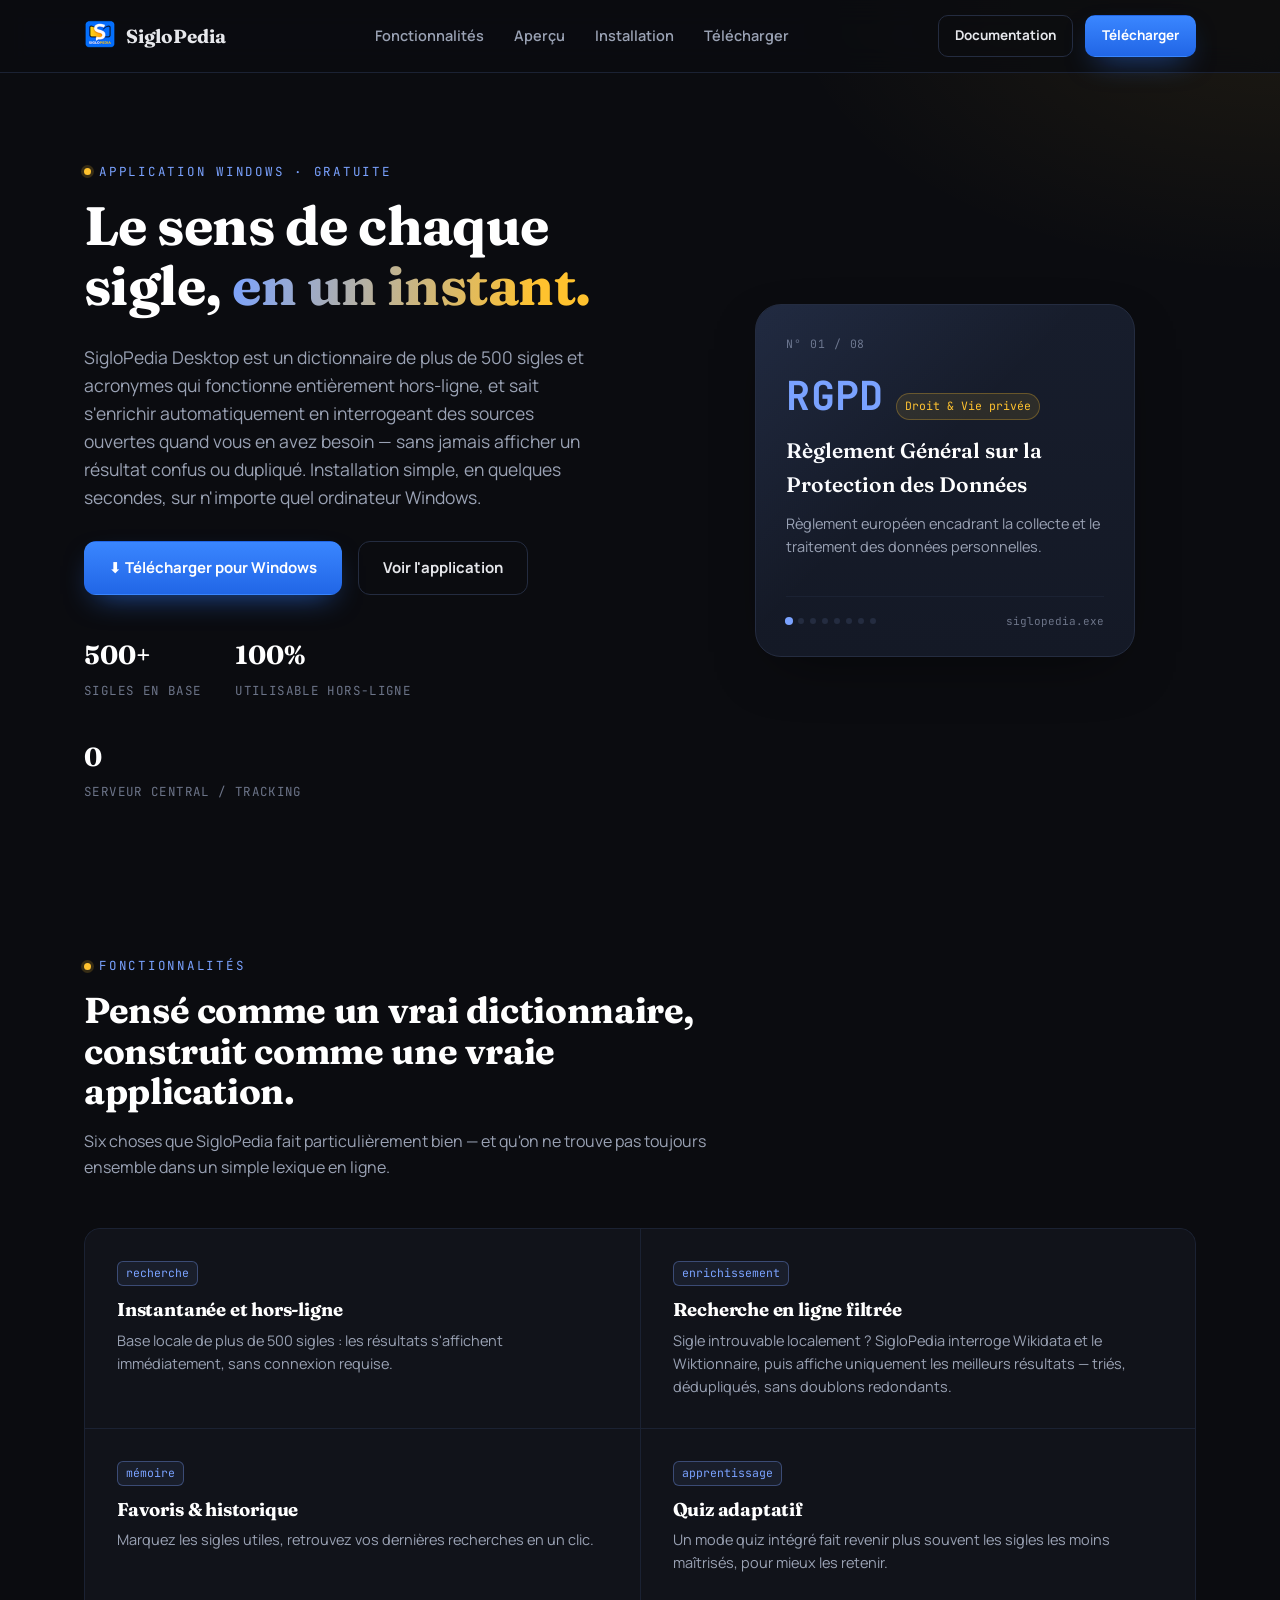
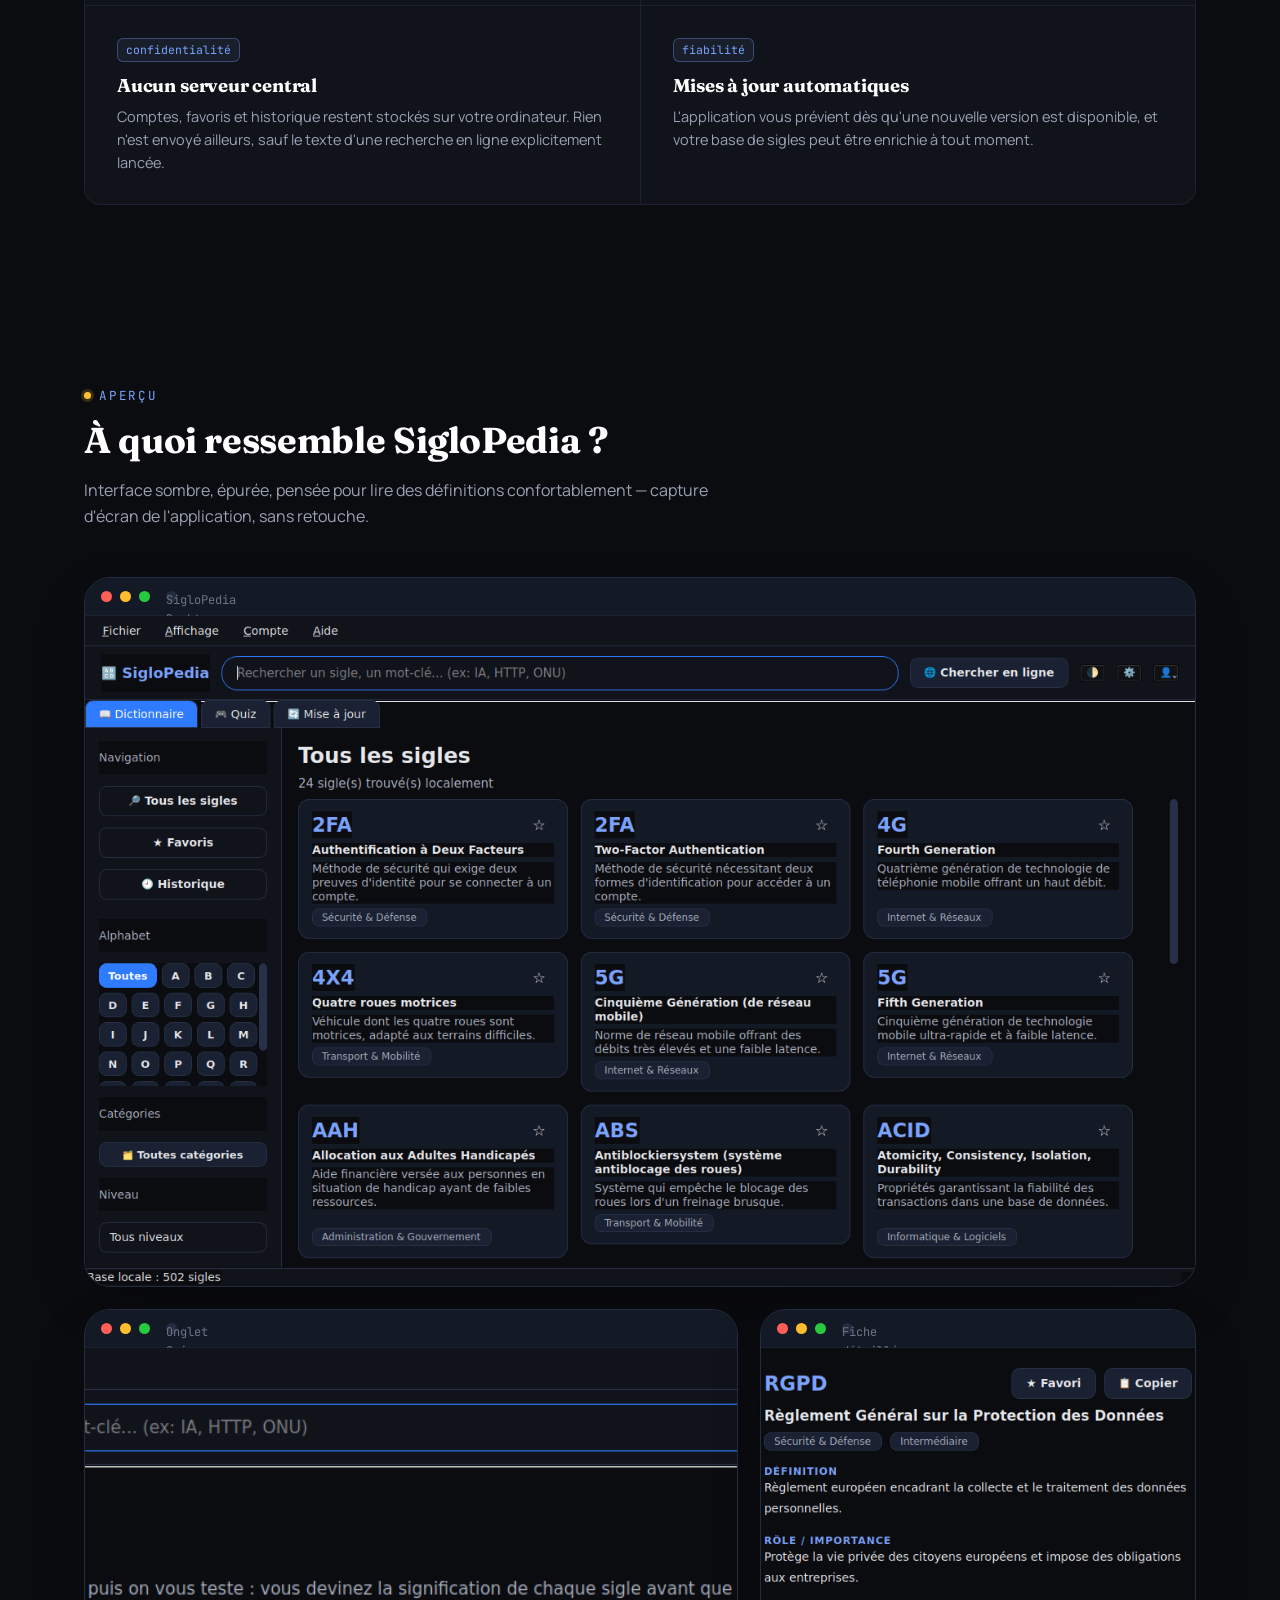
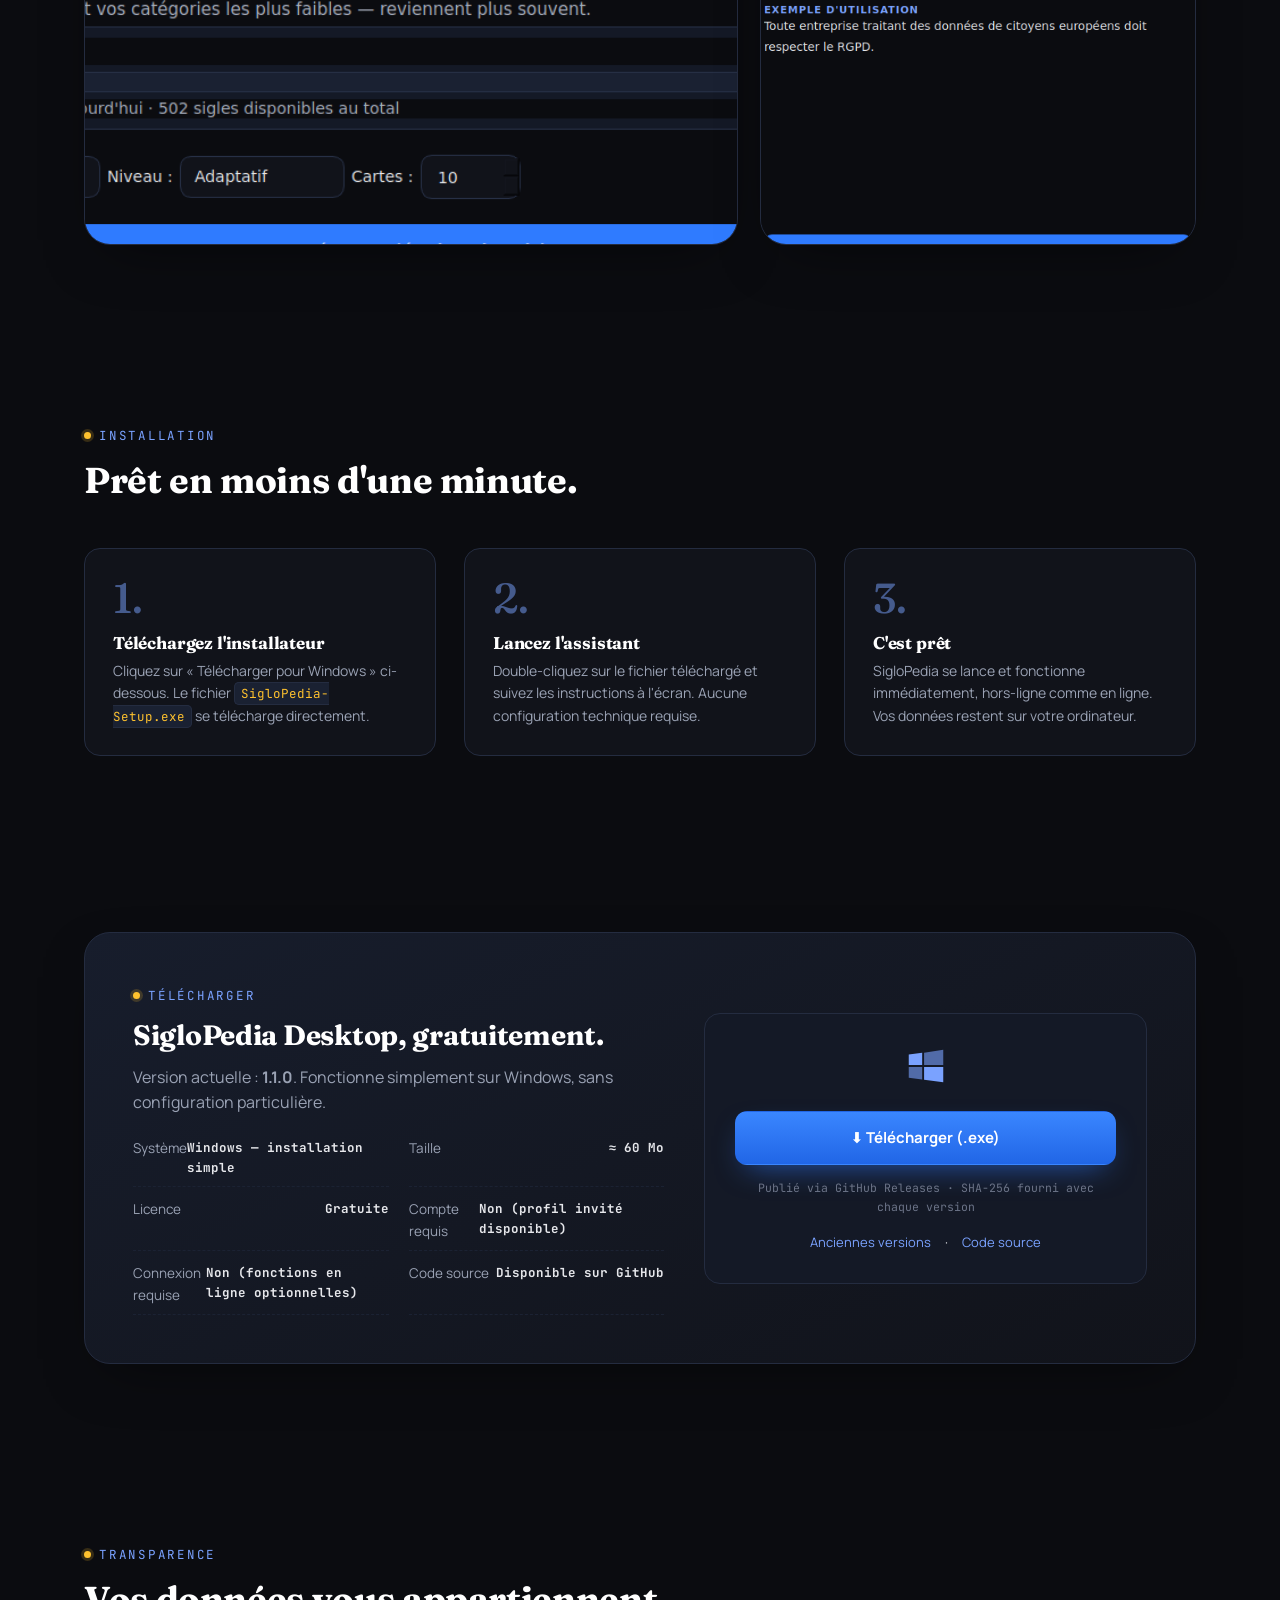
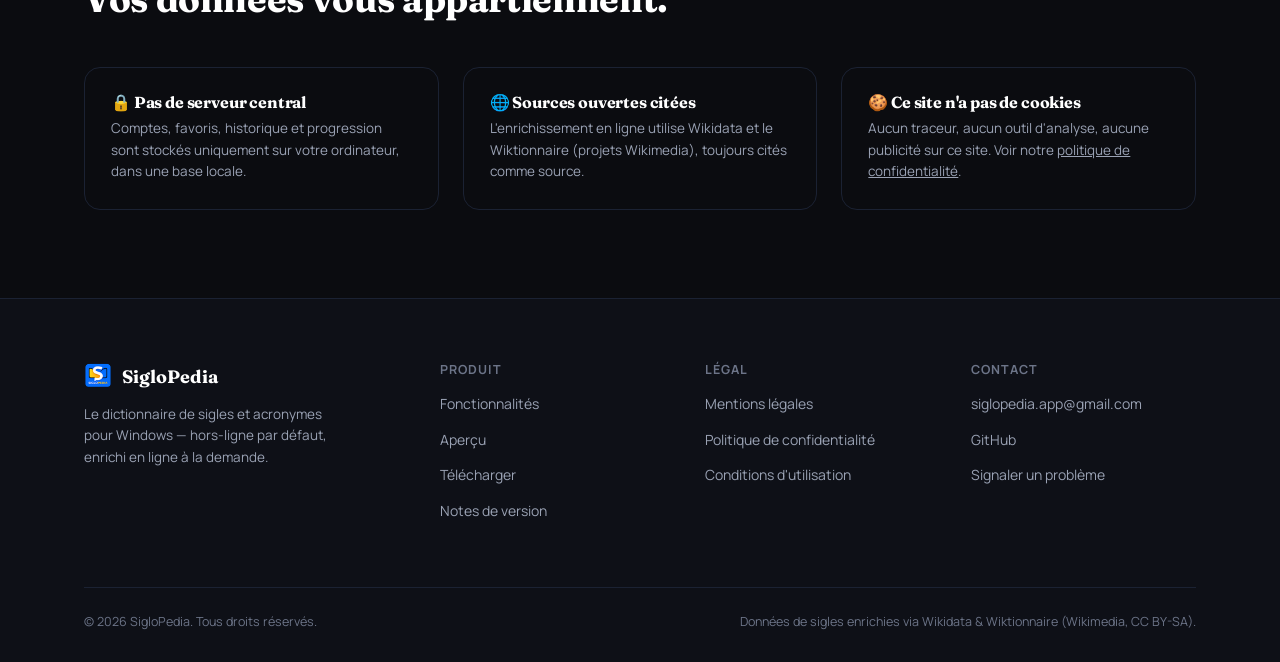
<file: index.html>
<!doctype html>
<html lang="fr">
<head>
<meta charset="UTF-8">
<meta name="viewport" content="width=device-width, initial-scale=1">
<title>SigloPedia Desktop — Le dictionnaire des sigles et acronymes</title>
<meta name="description" content="SigloPedia Desktop : dictionnaire de plus de 500 sigles et acronymes pour Windows. Recherche instantanée hors-ligne, enrichissement en ligne filtré, quiz intégré. Gratuit, sans compte obligatoire, données 100% locales.">
<link rel="canonical" href="https://siglopedia.github.io/siglopedia-desktop/">

<meta property="og:type" content="website">
<meta property="og:title" content="SigloPedia Desktop — Le dictionnaire des sigles et acronymes">
<meta property="og:description" content="Plus de 500 sigles et acronymes, recherche instantanée hors-ligne, enrichissement en ligne filtré et quiz intégré. Gratuit pour Windows.">
<meta property="og:url" content="https://siglopedia.github.io/siglopedia-desktop/">
<meta property="og:image" content="https://siglopedia.github.io/siglopedia-desktop/assets/icon-512.png">
<meta name="twitter:card" content="summary">

<link rel="icon" href="assets/favicon.png" type="image/png">
<link rel="apple-touch-icon" href="assets/icon-180.png">
<link rel="stylesheet" href="css/style.css">
</head>
<body>

<a href="#main" class="skip-link">Aller au contenu principal</a>

<header class="site-header">
  <div class="container">
    <a href="index.html" class="brand">
      <img src="assets/icon-48.png" alt="" width="32" height="32">
      SigloPedia
    </a>
    <nav aria-label="Navigation principale">
      <ul class="nav-links">
        <li><a href="#fonctionnalites">Fonctionnalités</a></li>
        <li><a href="#apercu">Aperçu</a></li>
        <li><a href="#installation">Installation</a></li>
        <li><a href="#telecharger">Télécharger</a></li>
      </ul>
    </nav>
    <div class="nav-cta">
      <a href="#telecharger" class="btn btn-ghost btn-sm">Documentation</a>
      <a href="#telecharger" class="btn btn-primary btn-sm">Télécharger</a>
    </div>
    <button class="nav-toggle" aria-label="Ouvrir le menu" aria-expanded="false">☰</button>
  </div>
</header>

<main id="main">

  <!-- ============================== HERO ============================== -->
  <section class="hero">
    <div class="container">
      <div>
        <p class="eyebrow">Application Windows · Gratuite</p>
        <h1>Le sens de chaque sigle, <em>en un instant.</em></h1>
        <p class="hero-sub">
          SigloPedia Desktop est un dictionnaire de plus de 500 sigles et
          acronymes qui fonctionne entièrement hors-ligne, et sait
          s'enrichir automatiquement en interrogeant des sources ouvertes
          quand vous en avez besoin — sans jamais afficher un résultat
          confus ou dupliqué. Installation simple, en quelques secondes,
          sur n'importe quel ordinateur Windows.
        </p>
        <div class="hero-cta-row">
          <a href="#telecharger" class="btn btn-primary">
            ⬇️ Télécharger pour Windows
          </a>
          <a href="#apercu" class="btn btn-ghost">Voir l'application</a>
        </div>

        <div class="trust-row">
          <div class="stat"><b>500+</b><span>SIGLES EN BASE</span></div>
          <div class="stat"><b>100%</b><span>UTILISABLE HORS-LIGNE</span></div>
          <div class="stat"><b>0</b><span>SERVEUR CENTRAL / TRACKING</span></div>
        </div>
      </div>

      <div class="dict-card-wrap">
        <div class="dict-card" id="dictCard">
          <div class="dict-card-glow" aria-hidden="true"></div>
          <p class="dict-card-index">N° 01 / 08</p>
          <div class="dict-card-head">
            <span class="dict-card-acr">RGPD</span>
            <span class="dict-card-cat">Droit &amp; Vie privée</span>
          </div>
          <p class="dict-card-name">Règlement Général sur la Protection des Données</p>
          <p class="dict-card-def">Règlement européen encadrant la collecte et le traitement des données personnelles.</p>
          <div class="dict-card-foot">
            <div class="dict-card-dots" role="group" aria-label="Choisir une entrée">
              <span class="active"></span><span></span><span></span><span></span>
              <span></span><span></span><span></span><span></span>
            </div>
            <span class="dict-card-src">siglopedia.exe</span>
          </div>
        </div>
      </div>
    </div>
  </section>

  <!-- ============================ FONCTIONNALITÉS ============================ -->
  <section id="fonctionnalites">
    <div class="container">
      <div class="section-head reveal">
        <p class="eyebrow">Fonctionnalités</p>
        <h2>Pensé comme un vrai dictionnaire, construit comme une vraie application.</h2>
        <p>Six choses que SigloPedia fait particulièrement bien — et qu'on ne trouve pas toujours ensemble dans un simple lexique en ligne.</p>
      </div>

      <div class="feature-grid reveal">
        <article class="feature">
          <span class="feature-tag">recherche</span>
          <h3>Instantanée et hors-ligne</h3>
          <p>Base locale de plus de 500 sigles : les résultats s'affichent immédiatement, sans connexion requise.</p>
        </article>
        <article class="feature">
          <span class="feature-tag">enrichissement</span>
          <h3>Recherche en ligne filtrée</h3>
          <p>Sigle introuvable localement ? SigloPedia interroge Wikidata et le Wiktionnaire, puis affiche uniquement les meilleurs résultats — triés, dédupliqués, sans doublons redondants.</p>
        </article>
        <article class="feature">
          <span class="feature-tag">mémoire</span>
          <h3>Favoris &amp; historique</h3>
          <p>Marquez les sigles utiles, retrouvez vos dernières recherches en un clic.</p>
        </article>
        <article class="feature">
          <span class="feature-tag">apprentissage</span>
          <h3>Quiz adaptatif</h3>
          <p>Un mode quiz intégré fait revenir plus souvent les sigles les moins maîtrisés, pour mieux les retenir.</p>
        </article>
        <article class="feature">
          <span class="feature-tag">confidentialité</span>
          <h3>Aucun serveur central</h3>
          <p>Comptes, favoris et historique restent stockés sur votre ordinateur. Rien n'est envoyé ailleurs, sauf le texte d'une recherche en ligne explicitement lancée.</p>
        </article>
        <article class="feature">
          <span class="feature-tag">fiabilité</span>
          <h3>Mises à jour automatiques</h3>
          <p>L'application vous prévient dès qu'une nouvelle version est disponible, et votre base de sigles peut être enrichie à tout moment.</p>
        </article>
      </div>
    </div>
  </section>

  <!-- ============================ APERÇU ============================ -->
  <section id="apercu">
    <div class="container">
      <div class="section-head reveal">
        <p class="eyebrow">Aperçu</p>
        <h2>À quoi ressemble SigloPedia ?</h2>
        <p>Interface sombre, épurée, pensée pour lire des définitions confortablement — capture d'écran de l'application, sans retouche.</p>
      </div>

      <div class="showcase-frame reveal">
        <div class="showcase-bar">
          <span></span><span></span><span></span>
          <span class="showcase-title">SigloPedia Desktop — Dictionnaire</span>
        </div>
        <img src="assets/screenshot.png" alt="Fenêtre principale de SigloPedia Desktop montrant la liste des sigles, la barre de recherche et les filtres par lettre, catégorie et niveau.">
      </div>

      <div class="gallery-strip">
        <div class="showcase-frame reveal">
          <div class="showcase-bar">
            <span></span><span></span><span></span>
            <span class="showcase-title">Onglet Quiz</span>
          </div>
          <img src="assets/screenshot-quiz.png" alt="Onglet Quiz de SigloPedia Desktop avec le niveau, la progression et les options de session.">
        </div>
        <div class="showcase-frame reveal">
          <div class="showcase-bar">
            <span></span><span></span><span></span>
            <span class="showcase-title">Fiche détaillée</span>
          </div>
          <img src="assets/screenshot-detail.png" alt="Fiche détaillée du sigle RGPD dans SigloPedia Desktop, avec définition, rôle et exemple d'utilisation.">
        </div>
      </div>
    </div>
  </section>

  <!-- ============================ INSTALLATION ============================ -->
  <section id="installation">
    <div class="container">
      <div class="section-head reveal">
        <p class="eyebrow">Installation</p>
        <h2>Prêt en moins d'une minute.</h2>
      </div>

      <div class="steps reveal">
        <div class="step">
          <div class="step-num">1.</div>
          <h3>Téléchargez l'installateur</h3>
          <p>Cliquez sur « Télécharger pour Windows » ci-dessous. Le fichier <code>SigloPedia-Setup.exe</code> se télécharge directement.</p>
        </div>
        <div class="step">
          <div class="step-num">2.</div>
          <h3>Lancez l'assistant</h3>
          <p>Double-cliquez sur le fichier téléchargé et suivez les instructions à l'écran. Aucune configuration technique requise.</p>
        </div>
        <div class="step">
          <div class="step-num">3.</div>
          <h3>C'est prêt</h3>
          <p>SigloPedia se lance et fonctionne immédiatement, hors-ligne comme en ligne. Vos données restent sur votre ordinateur.</p>
        </div>
      </div>
    </div>
  </section>

  <!-- ============================ TÉLÉCHARGER ============================ -->
  <section id="telecharger">
    <div class="container">
      <div class="download-panel reveal">
        <div>
          <p class="eyebrow">Télécharger</p>
          <h2>SigloPedia Desktop, gratuitement.</h2>
          <p>Version actuelle : <strong>1.1.0</strong>. Fonctionne simplement sur Windows, sans configuration particulière.</p>
          <ul class="spec-list">
            <li><span>Système</span><b>Windows — installation simple</b></li>
            <li><span>Taille</span><b>≈ 60 Mo</b></li>
            <li><span>Licence</span><b>Gratuite</b></li>
            <li><span>Compte requis</span><b>Non (profil invité disponible)</b></li>
            <li><span>Connexion requise</span><b>Non (fonctions en ligne optionnelles)</b></li>
            <li><span>Code source</span><b>Disponible sur GitHub</b></li>
          </ul>
        </div>
        <div class="download-card">
          <svg class="win-icon" viewBox="0 0 24 24" fill="none" xmlns="http://www.w3.org/2000/svg" aria-hidden="true">
            <path d="M3 5.5L10 4.6V11H3V5.5Z" fill="currentColor"/>
            <path d="M11 4.5L21 3V11H11V4.5Z" fill="currentColor" opacity="0.6"/>
            <path d="M3 12H10V18.5L3 17.6V12Z" fill="currentColor" opacity="0.6"/>
            <path d="M11 12H21V20L11 18.6V12Z" fill="currentColor"/>
          </svg>
          <a href="https://github.com/siglopedia/siglopedia-desktop/releases/latest/download/SigloPedia-Setup.exe"
             class="btn btn-primary btn-block">⬇️ Télécharger (.exe)</a>
          <small>Publié via GitHub Releases · SHA-256 fourni avec chaque version</small>
          <div class="alt-downloads">
            <a href="https://github.com/siglopedia/siglopedia-desktop/releases" target="_blank" rel="noopener">Anciennes versions</a>
            <span aria-hidden="true">·</span>
            <a href="https://github.com/siglopedia/siglopedia-desktop" target="_blank" rel="noopener">Code source</a>
          </div>
        </div>
      </div>
    </div>
  </section>

  <!-- ============================ CONFIANCE ============================ -->
  <section id="confidentialite">
    <div class="container">
      <div class="section-head reveal">
        <p class="eyebrow">Transparence</p>
        <h2>Vos données vous appartiennent.</h2>
      </div>
      <div class="trust-strip reveal">
        <div class="trust-item">
          <h3>🔒 Pas de serveur central</h3>
          <p>Comptes, favoris, historique et progression sont stockés uniquement sur votre ordinateur, dans une base locale.</p>
        </div>
        <div class="trust-item">
          <h3>🌐 Sources ouvertes citées</h3>
          <p>L'enrichissement en ligne utilise Wikidata et le Wiktionnaire (projets Wikimedia), toujours cités comme source.</p>
        </div>
        <div class="trust-item">
          <h3>🍪 Ce site n'a pas de cookies</h3>
          <p>Aucun traceur, aucun outil d'analyse, aucune publicité sur ce site. Voir notre <a href="privacy.html">politique de confidentialité</a>.</p>
        </div>
      </div>
    </div>
  </section>

</main>

<footer class="site-footer">
  <div class="container">
    <div class="footer-grid">
      <div>
        <a href="index.html" class="footer-brand">
          <img src="assets/icon-48.png" alt="">
          SigloPedia
        </a>
        <p class="footer-desc">Le dictionnaire de sigles et acronymes pour Windows — hors-ligne par défaut, enrichi en ligne à la demande.</p>
      </div>
      <div class="footer-col">
        <h4>Produit</h4>
        <ul>
          <li><a href="#fonctionnalites">Fonctionnalités</a></li>
          <li><a href="#apercu">Aperçu</a></li>
          <li><a href="#telecharger">Télécharger</a></li>
          <li><a href="https://github.com/siglopedia/siglopedia-desktop/releases" target="_blank" rel="noopener">Notes de version</a></li>
        </ul>
      </div>
      <div class="footer-col">
        <h4>Légal</h4>
        <ul>
          <li><a href="mentions-legales.html">Mentions légales</a></li>
          <li><a href="privacy.html">Politique de confidentialité</a></li>
          <li><a href="terms.html">Conditions d'utilisation</a></li>
        </ul>
      </div>
      <div class="footer-col">
        <h4>Contact</h4>
        <ul>
          <li><a href="mailto:siglopedia.app@gmail.com">siglopedia.app@gmail.com</a></li>
          <li><a href="https://github.com/siglopedia/siglopedia-desktop" target="_blank" rel="noopener">GitHub</a></li>
          <li><a href="https://github.com/siglopedia/siglopedia-desktop/issues" target="_blank" rel="noopener">Signaler un problème</a></li>
        </ul>
      </div>
    </div>
    <div class="footer-bottom">
      <span>© <span data-year>2026</span> SigloPedia. Tous droits réservés.</span>
      <span>Données de sigles enrichies via Wikidata &amp; Wiktionnaire (Wikimedia, CC BY-SA).</span>
    </div>
  </div>
</footer>

<script src="js/script.js"></script>
</body>
</html>
</file>
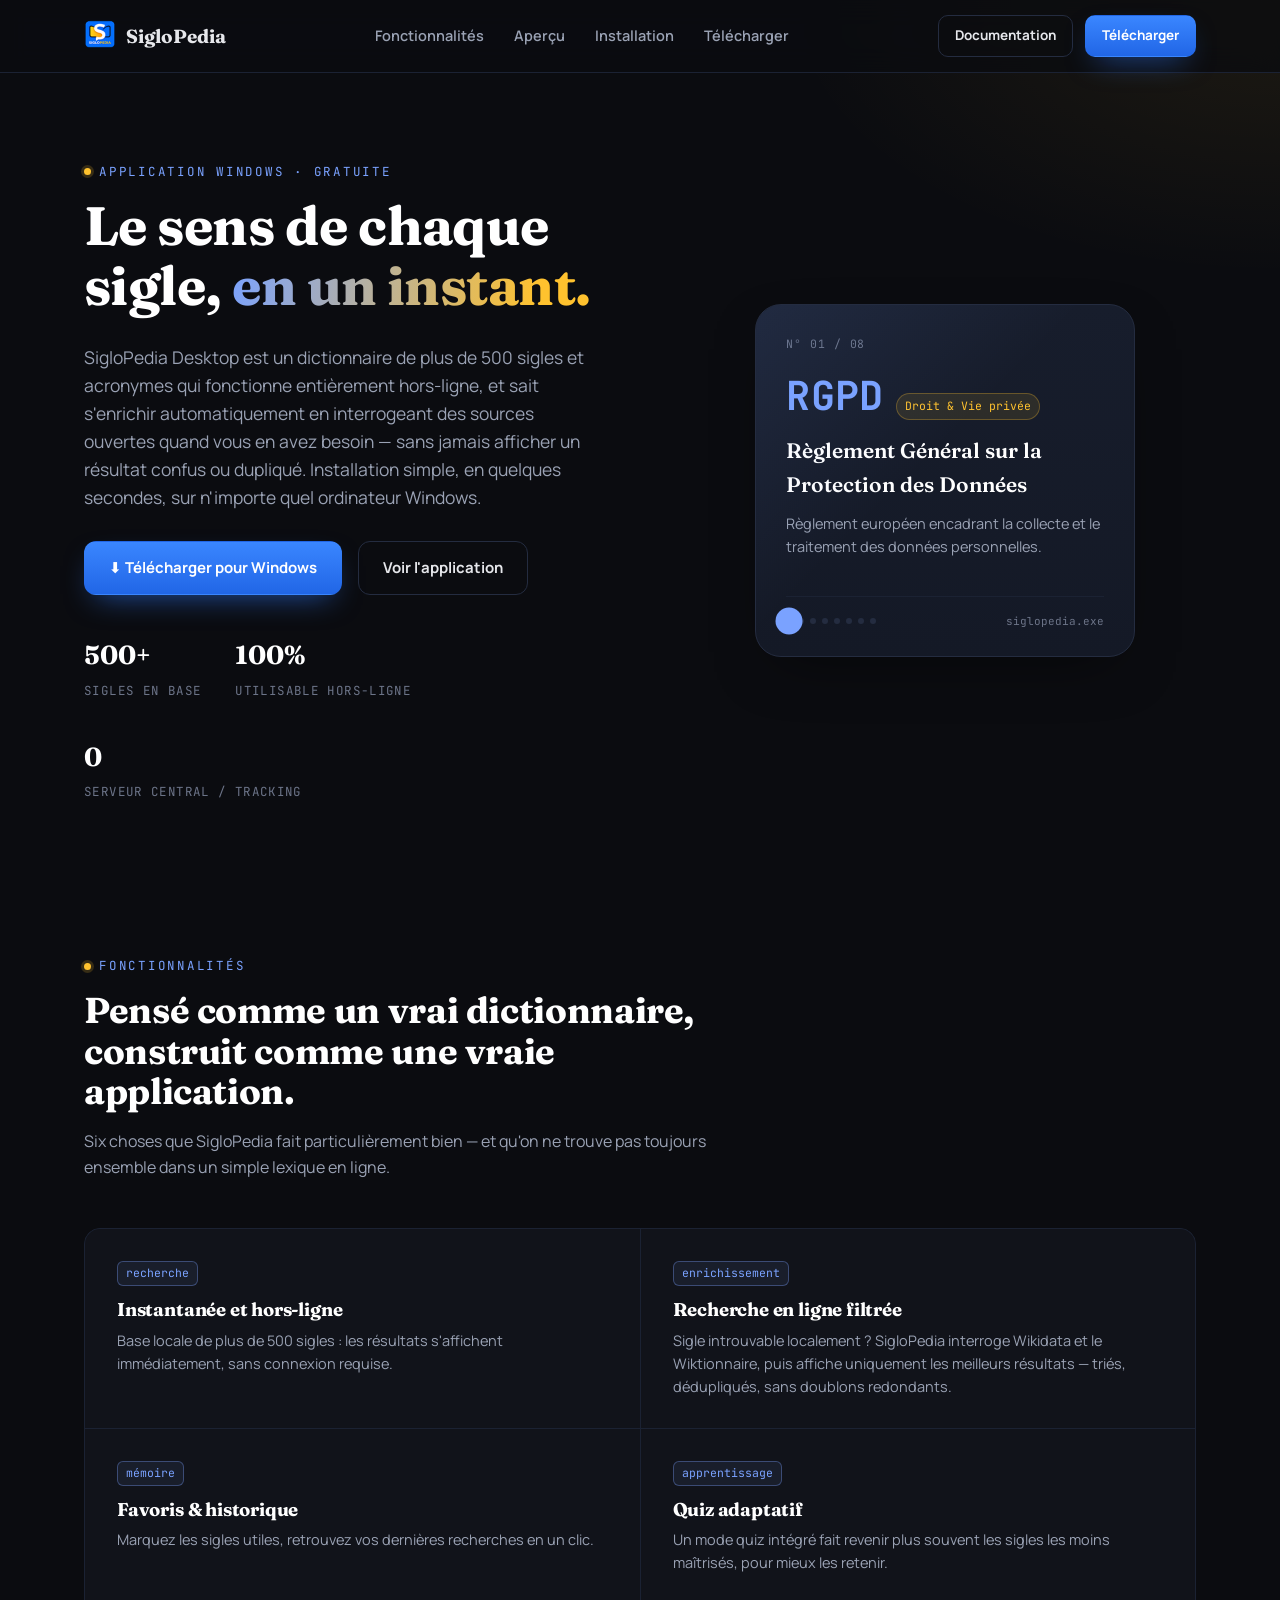
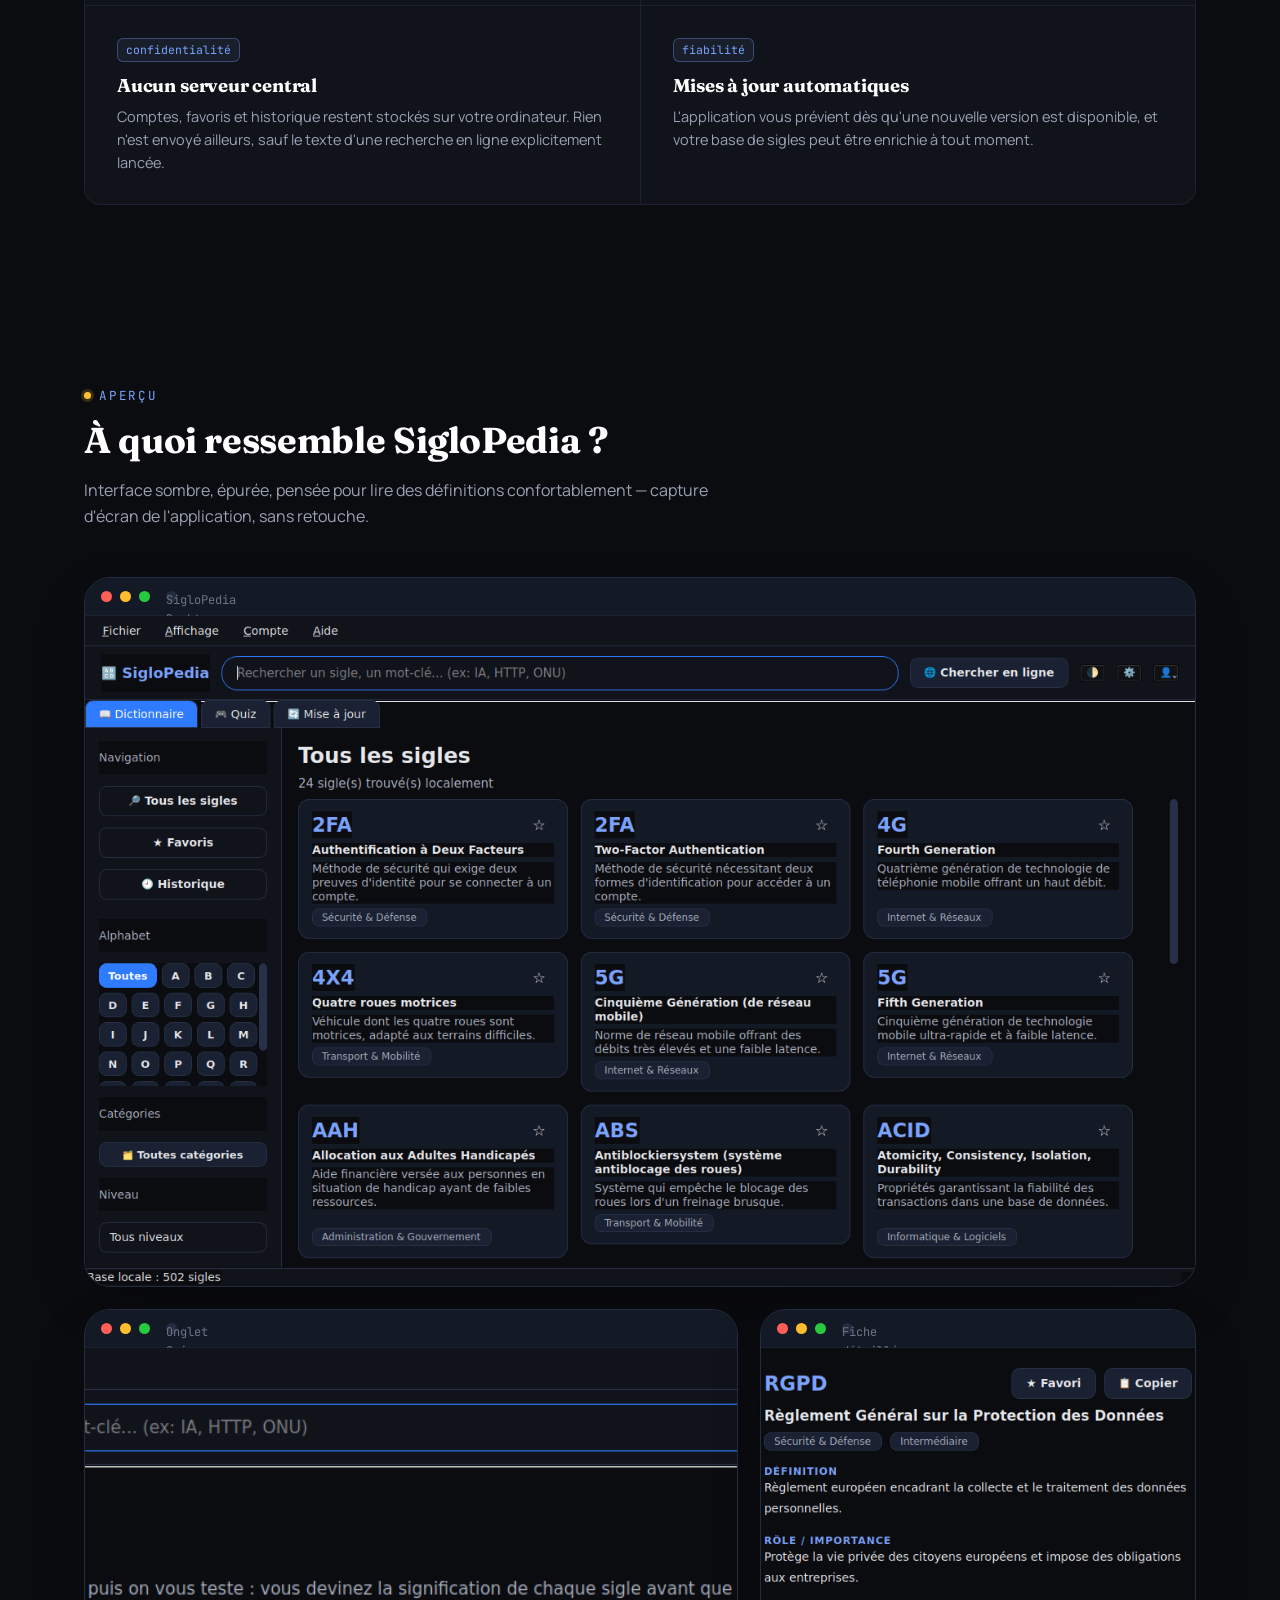
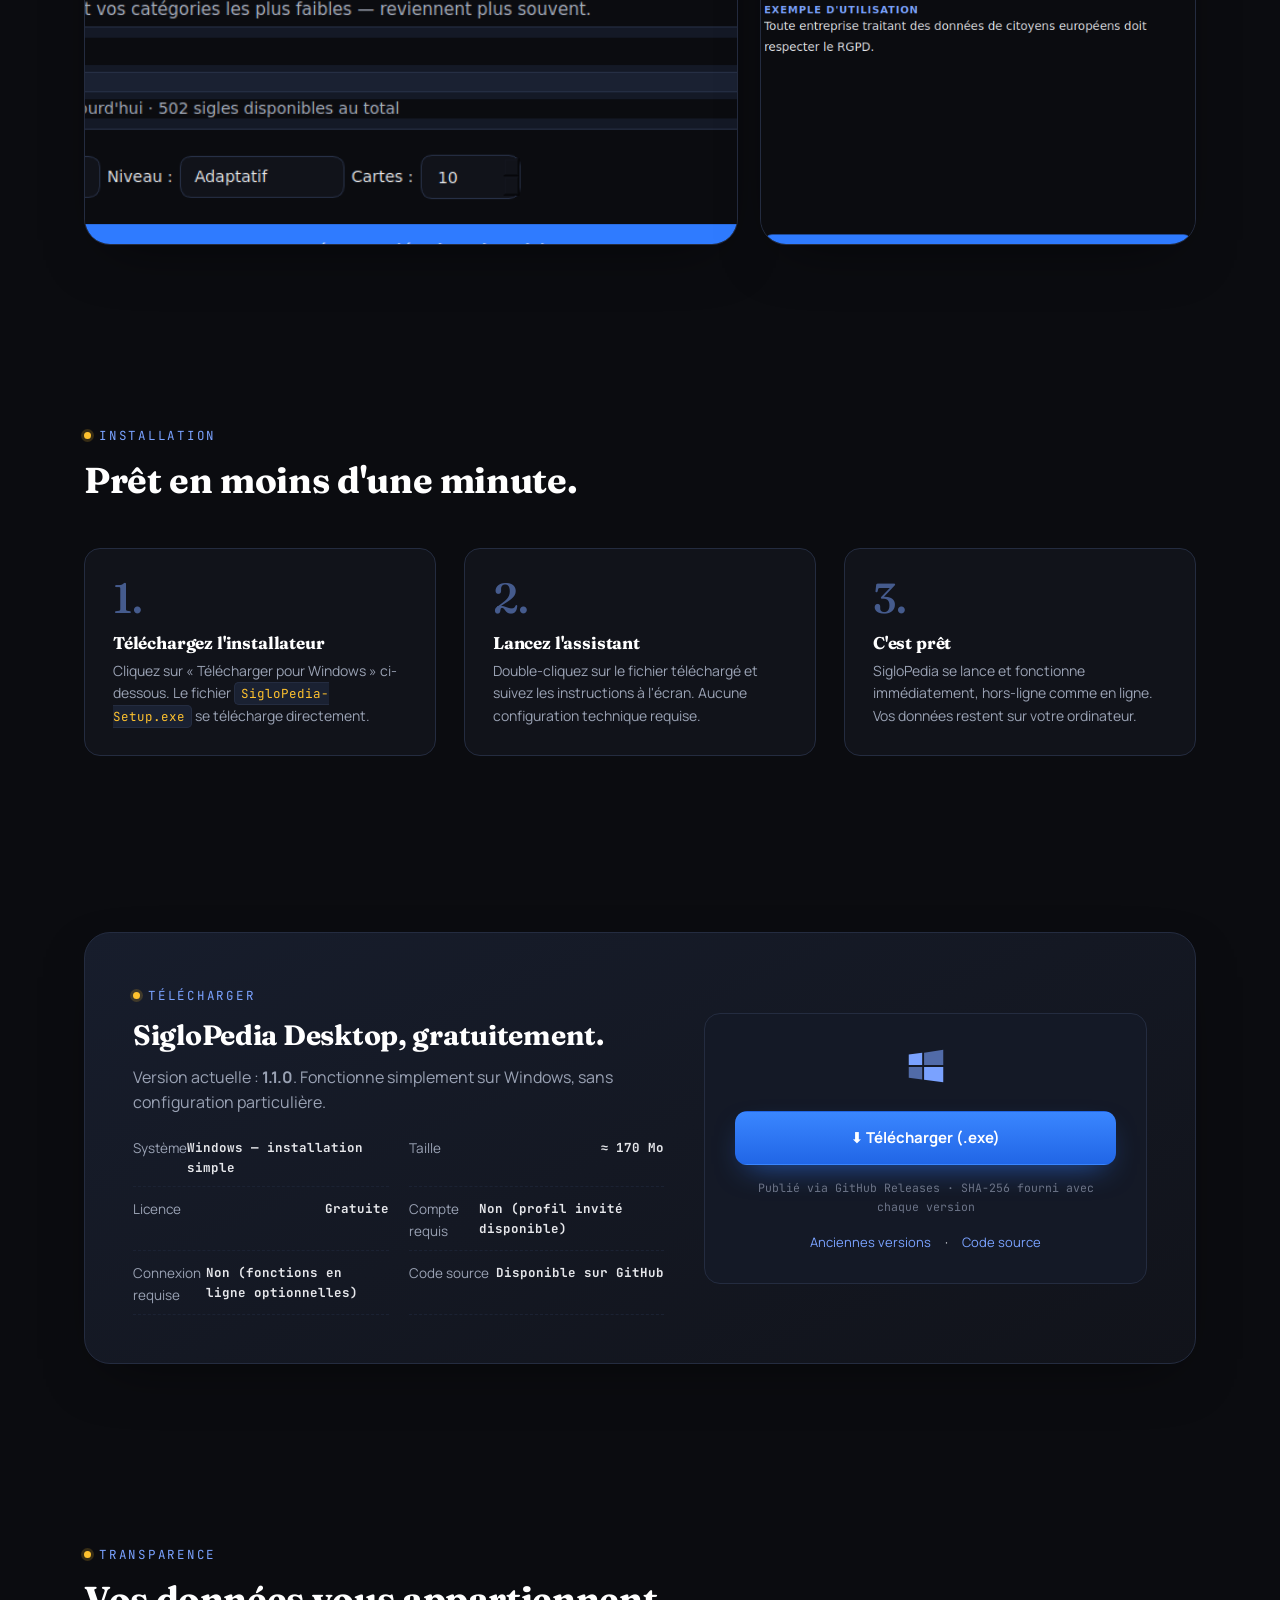
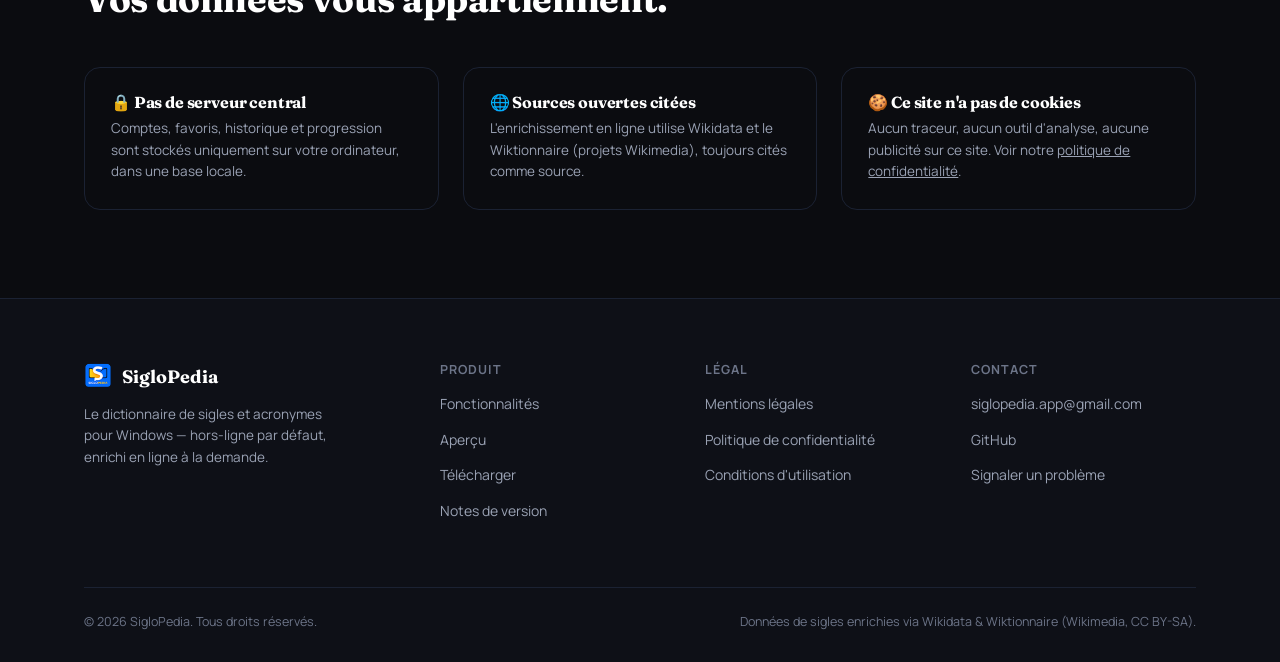
<file: docs/index.html>
<!doctype html>
<html lang="fr">
<head>
<meta charset="UTF-8">
<meta name="viewport" content="width=device-width, initial-scale=1">
<title>SigloPedia Desktop — Le dictionnaire des sigles et acronymes</title>
<meta name="description" content="SigloPedia Desktop : dictionnaire de plus de 500 sigles et acronymes pour Windows. Recherche instantanée hors-ligne, enrichissement en ligne filtré, quiz intégré. Gratuit, sans compte obligatoire, données 100% locales.">
<link rel="canonical" href="https://siglopedia.github.io/siglopedia-desktop/">

<meta property="og:type" content="website">
<meta property="og:site_name" content="SigloPedia">
<meta property="og:title" content="SigloPedia Desktop — Le dictionnaire des sigles et acronymes">
<meta property="og:description" content="Plus de 500 sigles et acronymes, recherche instantanée hors-ligne, enrichissement en ligne filtré et quiz intégré. Gratuit pour Windows.">
<meta property="og:url" content="https://siglopedia.github.io/siglopedia-desktop/">
<meta property="og:image" content="https://siglopedia.github.io/siglopedia-desktop/assets/icon-512.png">
<meta name="twitter:card" content="summary">

<link rel="icon" href="favicon.ico" sizes="any">
<link rel="icon" href="assets/favicon-96.png" type="image/png" sizes="96x96">
<link rel="icon" href="assets/favicon-48.png" type="image/png" sizes="48x48">
<link rel="apple-touch-icon" href="assets/icon-180.png">

<link rel="stylesheet" href="css/style.css">
<script type="application/ld+json">
{
  "@context": "https://schema.org",
  "@type": "WebSite",
  "name": "SigloPedia",
  "alternateName": "SigloPedia Desktop",
  "url": "https://siglopedia.github.io/siglopedia-desktop/"
}
</script>
<script type="application/ld+json">
{
  "@context": "https://schema.org",
  "@type": "SoftwareApplication",
  "name": "SigloPedia Desktop",
  "alternateName": "SigloPedia",
  "url": "https://siglopedia.github.io/siglopedia-desktop/",
  "description": "Dictionnaire de sigles et acronymes pour Windows, avec recherche instantanée hors-ligne, enrichissement en ligne filtré (Wikidata, Wiktionnaire) et quiz intégré.",
  "operatingSystem": "Windows",
  "applicationCategory": "ReferenceApplication",
  "softwareVersion": "1.1.0",
  "offers": {
    "@type": "Offer",
    "price": "0",
    "priceCurrency": "EUR"
  },
  "downloadUrl": "https://github.com/siglopedia/siglopedia-desktop/releases/latest/download/SigloPedia-Setup.exe",
  "author": {
    "@type": "Person",
    "name": "DJOAKPO Amour"
  }
}
</script>
<script type="application/ld+json">
{
  "@context": "https://schema.org",
  "@type": "Organization",
  "name": "SigloPedia",
  "url": "https://siglopedia.github.io/siglopedia-desktop/",
  "logo": "https://siglopedia.github.io/siglopedia-desktop/assets/icon-512.png"
}
</script>
</head>
<body>

<a href="#main" class="skip-link">Aller au contenu principal</a>

<header class="site-header">
  <div class="container">
    <a href="index.html" class="brand">
      <img src="assets/icon-48.png" alt="" width="32" height="32">
      SigloPedia
    </a>
    <nav aria-label="Navigation principale">
      <ul class="nav-links">
        <li><a href="#fonctionnalites">Fonctionnalités</a></li>
        <li><a href="#apercu">Aperçu</a></li>
        <li><a href="#installation">Installation</a></li>
        <li><a href="#telecharger">Télécharger</a></li>
      </ul>
    </nav>
    <div class="nav-cta">
      <a href="#telecharger" class="btn btn-ghost btn-sm">Documentation</a>
      <a href="#telecharger" class="btn btn-primary btn-sm">Télécharger</a>
    </div>
    <button class="nav-toggle" aria-label="Ouvrir le menu" aria-expanded="false">☰</button>
  </div>
</header>

<main id="main">

  <!-- ============================== HERO ============================== -->
  <section class="hero">
    <div class="container">
      <div>
        <p class="eyebrow">Application Windows · Gratuite</p>
        <h1>Le sens de chaque sigle, <em>en un instant.</em></h1>
        <p class="hero-sub">
          SigloPedia Desktop est un dictionnaire de plus de 500 sigles et
          acronymes qui fonctionne entièrement hors-ligne, et sait
          s'enrichir automatiquement en interrogeant des sources ouvertes
          quand vous en avez besoin — sans jamais afficher un résultat
          confus ou dupliqué. Installation simple, en quelques secondes,
          sur n'importe quel ordinateur Windows.
        </p>
        <div class="hero-cta-row">
          <a href="#telecharger" class="btn btn-primary">
            ⬇️ Télécharger pour Windows
          </a>
          <a href="#apercu" class="btn btn-ghost">Voir l'application</a>
        </div>

        <div class="trust-row">
          <div class="stat"><b>500+</b><span>SIGLES EN BASE</span></div>
          <div class="stat"><b>100%</b><span>UTILISABLE HORS-LIGNE</span></div>
          <div class="stat"><b>0</b><span>SERVEUR CENTRAL / TRACKING</span></div>
        </div>
      </div>

      <div class="dict-card-wrap">
        <div class="dict-card" id="dictCard">
          <div class="dict-card-glow" aria-hidden="true"></div>
          <p class="dict-card-index">N° 01 / 08</p>
          <div class="dict-card-head">
            <span class="dict-card-acr">RGPD</span>
            <span class="dict-card-cat">Droit &amp; Vie privée</span>
          </div>
          <p class="dict-card-name">Règlement Général sur la Protection des Données</p>
          <p class="dict-card-def">Règlement européen encadrant la collecte et le traitement des données personnelles.</p>
          <div class="dict-card-foot">
            <div class="dict-card-dots" role="group" aria-label="Choisir une entrée">
              <span class="active"></span><span></span><span></span><span></span>
              <span></span><span></span><span></span><span></span>
            </div>
            <span class="dict-card-src">siglopedia.exe</span>
          </div>
        </div>
      </div>
    </div>
  </section>

  <!-- ============================ FONCTIONNALITÉS ============================ -->
  <section id="fonctionnalites">
    <div class="container">
      <div class="section-head reveal">
        <p class="eyebrow">Fonctionnalités</p>
        <h2>Pensé comme un vrai dictionnaire, construit comme une vraie application.</h2>
        <p>Six choses que SigloPedia fait particulièrement bien — et qu'on ne trouve pas toujours ensemble dans un simple lexique en ligne.</p>
      </div>

      <div class="feature-grid reveal">
        <article class="feature">
          <span class="feature-tag">recherche</span>
          <h3>Instantanée et hors-ligne</h3>
          <p>Base locale de plus de 500 sigles : les résultats s'affichent immédiatement, sans connexion requise.</p>
        </article>
        <article class="feature">
          <span class="feature-tag">enrichissement</span>
          <h3>Recherche en ligne filtrée</h3>
          <p>Sigle introuvable localement ? SigloPedia interroge Wikidata et le Wiktionnaire, puis affiche uniquement les meilleurs résultats — triés, dédupliqués, sans doublons redondants.</p>
        </article>
        <article class="feature">
          <span class="feature-tag">mémoire</span>
          <h3>Favoris &amp; historique</h3>
          <p>Marquez les sigles utiles, retrouvez vos dernières recherches en un clic.</p>
        </article>
        <article class="feature">
          <span class="feature-tag">apprentissage</span>
          <h3>Quiz adaptatif</h3>
          <p>Un mode quiz intégré fait revenir plus souvent les sigles les moins maîtrisés, pour mieux les retenir.</p>
        </article>
        <article class="feature">
          <span class="feature-tag">confidentialité</span>
          <h3>Aucun serveur central</h3>
          <p>Comptes, favoris et historique restent stockés sur votre ordinateur. Rien n'est envoyé ailleurs, sauf le texte d'une recherche en ligne explicitement lancée.</p>
        </article>
        <article class="feature">
          <span class="feature-tag">fiabilité</span>
          <h3>Mises à jour automatiques</h3>
          <p>L'application vous prévient dès qu'une nouvelle version est disponible, et votre base de sigles peut être enrichie à tout moment.</p>
        </article>
      </div>
    </div>
  </section>

  <!-- ============================ APERÇU ============================ -->
  <section id="apercu">
    <div class="container">
      <div class="section-head reveal">
        <p class="eyebrow">Aperçu</p>
        <h2>À quoi ressemble SigloPedia ?</h2>
        <p>Interface sombre, épurée, pensée pour lire des définitions confortablement — capture d'écran de l'application, sans retouche.</p>
      </div>

      <div class="showcase-frame reveal">
        <div class="showcase-bar">
          <span></span><span></span><span></span>
          <span class="showcase-title">SigloPedia Desktop — Dictionnaire</span>
        </div>
        <img src="assets/screenshot.png" alt="Fenêtre principale de SigloPedia Desktop montrant la liste des sigles, la barre de recherche et les filtres par lettre, catégorie et niveau.">
      </div>

      <div class="gallery-strip">
        <div class="showcase-frame reveal">
          <div class="showcase-bar">
            <span></span><span></span><span></span>
            <span class="showcase-title">Onglet Quiz</span>
          </div>
          <img src="assets/screenshot-quiz.png" alt="Onglet Quiz de SigloPedia Desktop avec le niveau, la progression et les options de session.">
        </div>
        <div class="showcase-frame reveal">
          <div class="showcase-bar">
            <span></span><span></span><span></span>
            <span class="showcase-title">Fiche détaillée</span>
          </div>
          <img src="assets/screenshot-detail.png" alt="Fiche détaillée du sigle RGPD dans SigloPedia Desktop, avec définition, rôle et exemple d'utilisation.">
        </div>
      </div>
    </div>
  </section>

  <!-- ============================ INSTALLATION ============================ -->
  <section id="installation">
    <div class="container">
      <div class="section-head reveal">
        <p class="eyebrow">Installation</p>
        <h2>Prêt en moins d'une minute.</h2>
      </div>

      <div class="steps reveal">
        <div class="step">
          <div class="step-num">1.</div>
          <h3>Téléchargez l'installateur</h3>
          <p>Cliquez sur « Télécharger pour Windows » ci-dessous. Le fichier <code>SigloPedia-Setup.exe</code> se télécharge directement.</p>
        </div>
        <div class="step">
          <div class="step-num">2.</div>
          <h3>Lancez l'assistant</h3>
          <p>Double-cliquez sur le fichier téléchargé et suivez les instructions à l'écran. Aucune configuration technique requise.</p>
        </div>
        <div class="step">
          <div class="step-num">3.</div>
          <h3>C'est prêt</h3>
          <p>SigloPedia se lance et fonctionne immédiatement, hors-ligne comme en ligne. Vos données restent sur votre ordinateur.</p>
        </div>
      </div>
    </div>
  </section>

  <!-- ============================ TÉLÉCHARGER ============================ -->
  <section id="telecharger">
    <div class="container">
      <div class="download-panel reveal">
        <div>
          <p class="eyebrow">Télécharger</p>
          <h2>SigloPedia Desktop, gratuitement.</h2>
          <p>Version actuelle : <strong>1.1.0</strong>. Fonctionne simplement sur Windows, sans configuration particulière.</p>
          <ul class="spec-list">
            <li><span>Système</span><b>Windows — installation simple</b></li>
            <li><span>Taille</span><b>≈ 170 Mo</b></li>
            <li><span>Licence</span><b>Gratuite</b></li>
            <li><span>Compte requis</span><b>Non (profil invité disponible)</b></li>
            <li><span>Connexion requise</span><b>Non (fonctions en ligne optionnelles)</b></li>
            <li><span>Code source</span><b>Disponible sur GitHub</b></li>
          </ul>
        </div>
        <div class="download-card">
          <svg class="win-icon" viewBox="0 0 24 24" fill="none" xmlns="http://www.w3.org/2000/svg" aria-hidden="true">
            <path d="M3 5.5L10 4.6V11H3V5.5Z" fill="currentColor"/>
            <path d="M11 4.5L21 3V11H11V4.5Z" fill="currentColor" opacity="0.6"/>
            <path d="M3 12H10V18.5L3 17.6V12Z" fill="currentColor" opacity="0.6"/>
            <path d="M11 12H21V20L11 18.6V12Z" fill="currentColor"/>
          </svg>
          <a href="https://github.com/siglopedia/siglopedia-desktop/releases/latest/download/SigloPedia-Setup.exe"
             class="btn btn-primary btn-block">⬇️ Télécharger (.exe)</a>
          <small>Publié via GitHub Releases · SHA-256 fourni avec chaque version</small>
          <div class="alt-downloads">
            <a href="https://github.com/siglopedia/siglopedia-desktop/releases" target="_blank" rel="noopener">Anciennes versions</a>
            <span aria-hidden="true">·</span>
            <a href="https://github.com/siglopedia/siglopedia-desktop" target="_blank" rel="noopener">Code source</a>
          </div>
        </div>
      </div>
    </div>
  </section>

  <!-- ============================ CONFIANCE ============================ -->
  <section id="confidentialite">
    <div class="container">
      <div class="section-head reveal">
        <p class="eyebrow">Transparence</p>
        <h2>Vos données vous appartiennent.</h2>
      </div>
      <div class="trust-strip reveal">
        <div class="trust-item">
          <h3>🔒 Pas de serveur central</h3>
          <p>Comptes, favoris, historique et progression sont stockés uniquement sur votre ordinateur, dans une base locale.</p>
        </div>
        <div class="trust-item">
          <h3>🌐 Sources ouvertes citées</h3>
          <p>L'enrichissement en ligne utilise Wikidata et le Wiktionnaire (projets Wikimedia), toujours cités comme source.</p>
        </div>
        <div class="trust-item">
          <h3>🍪 Ce site n'a pas de cookies</h3>
          <p>Aucun traceur, aucun outil d'analyse, aucune publicité sur ce site. Voir notre <a href="privacy.html">politique de confidentialité</a>.</p>
        </div>
      </div>
    </div>
  </section>

</main>

<footer class="site-footer">
  <div class="container">
    <div class="footer-grid">
      <div>
        <a href="index.html" class="footer-brand">
          <img src="assets/icon-48.png" alt="">
          SigloPedia
        </a>
        <p class="footer-desc">Le dictionnaire de sigles et acronymes pour Windows — hors-ligne par défaut, enrichi en ligne à la demande.</p>
      </div>
      <div class="footer-col">
        <h4>Produit</h4>
        <ul>
          <li><a href="#fonctionnalites">Fonctionnalités</a></li>
          <li><a href="#apercu">Aperçu</a></li>
          <li><a href="#telecharger">Télécharger</a></li>
          <li><a href="https://github.com/siglopedia/siglopedia-desktop/releases" target="_blank" rel="noopener">Notes de version</a></li>
        </ul>
      </div>
      <div class="footer-col">
        <h4>Légal</h4>
        <ul>
          <li><a href="mentions-legales.html">Mentions légales</a></li>
          <li><a href="privacy.html">Politique de confidentialité</a></li>
          <li><a href="terms.html">Conditions d'utilisation</a></li>
        </ul>
      </div>
      <div class="footer-col">
        <h4>Contact</h4>
        <ul>
          <li><a href="mailto:siglopedia.app@gmail.com">siglopedia.app@gmail.com</a></li>
          <li><a href="https://github.com/siglopedia/siglopedia-desktop" target="_blank" rel="noopener">GitHub</a></li>
          <li><a href="https://github.com/siglopedia/siglopedia-desktop/issues" target="_blank" rel="noopener">Signaler un problème</a></li>
        </ul>
      </div>
    </div>
    <div class="footer-bottom">
      <span>© <span data-year>2026</span> SigloPedia. Tous droits réservés.</span>
      <span>Données de sigles enrichies via Wikidata &amp; Wiktionnaire (Wikimedia, CC BY-SA).</span>
    </div>
  </div>
</footer>

<script src="js/script.js"></script>
</body>
</html>
</file>
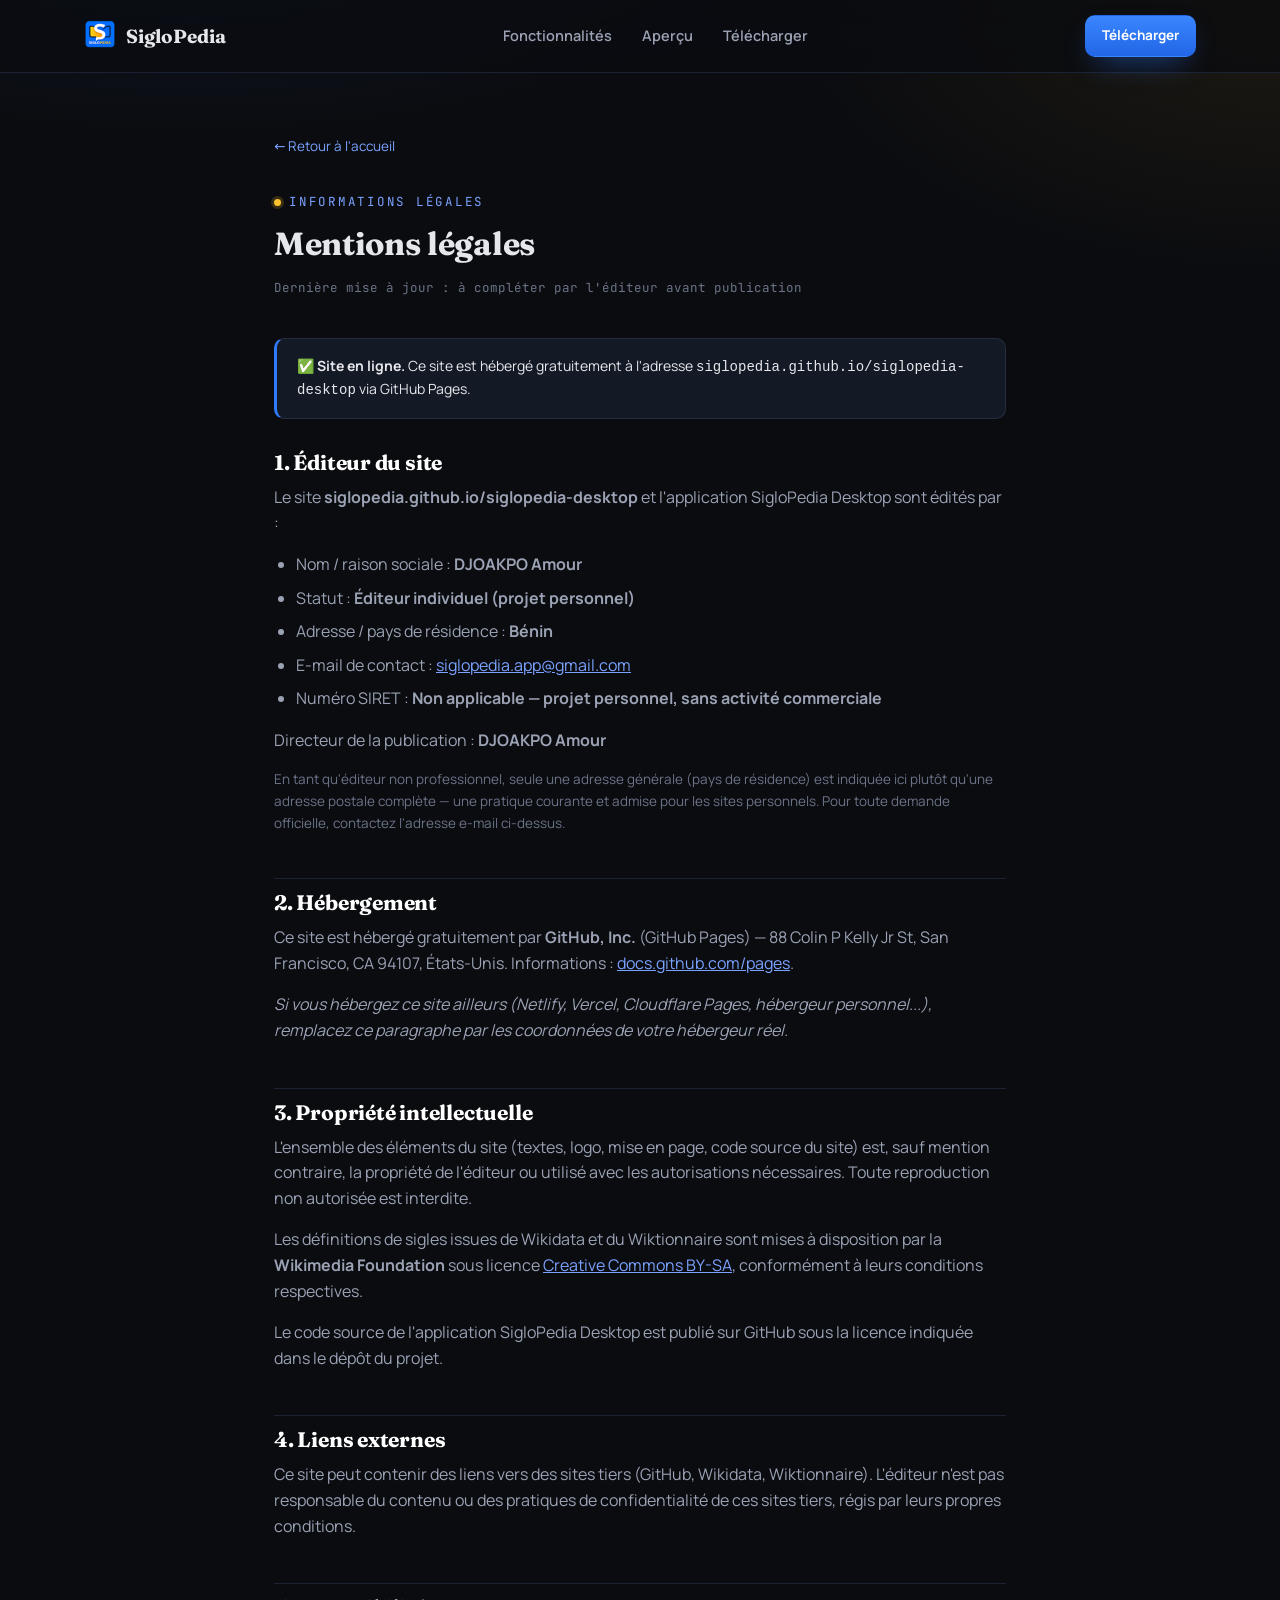
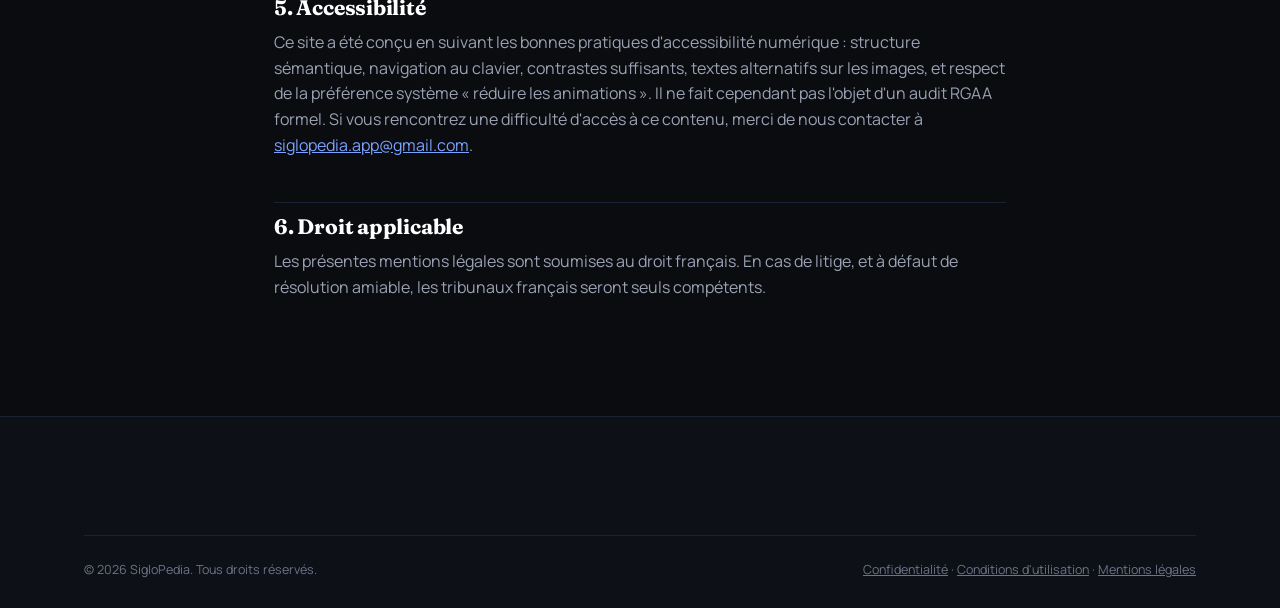
<file: mentions-legales.html>
<!doctype html>
<html lang="fr">
<head>
<meta charset="UTF-8">
<meta name="viewport" content="width=device-width, initial-scale=1">
<title>Mentions légales — SigloPedia</title>
<meta name="description" content="Mentions légales du site SigloPedia : éditeur, hébergement, propriété intellectuelle et droit applicable.">
<link rel="icon" href="assets/favicon.png" type="image/png">
<link rel="stylesheet" href="css/style.css">
</head>
<body>
<a href="#main" class="skip-link">Aller au contenu principal</a>

<header class="site-header">
  <div class="container">
    <a href="index.html" class="brand">
      <img src="assets/icon-48.png" alt="" width="32" height="32">
      SigloPedia
    </a>
    <nav aria-label="Navigation principale">
      <ul class="nav-links">
        <li><a href="index.html#fonctionnalites">Fonctionnalités</a></li>
        <li><a href="index.html#apercu">Aperçu</a></li>
        <li><a href="index.html#telecharger">Télécharger</a></li>
      </ul>
    </nav>
    <div class="nav-cta">
      <a href="index.html#telecharger" class="btn btn-primary btn-sm">Télécharger</a>
    </div>
    <button class="nav-toggle" aria-label="Ouvrir le menu" aria-expanded="false">☰</button>
  </div>
</header>

<main id="main" class="legal-page">
  <div class="container">
    <a href="index.html" class="back-link">← Retour à l'accueil</a>

    <div class="legal-hero">
      <p class="eyebrow">Informations légales</p>
      <h1>Mentions légales</h1>
      <p class="updated">Dernière mise à jour : à compléter par l'éditeur avant publication</p>
    </div>

    <div class="callout">
      ✅ <strong>Site en ligne.</strong> Ce site est hébergé gratuitement à l'adresse
      <code>siglopedia.github.io/siglopedia-desktop</code> via GitHub Pages.
    </div>

    <h2>1. Éditeur du site</h2>
    <p>
      Le site <strong>siglopedia.github.io/siglopedia-desktop</strong> et l'application SigloPedia Desktop sont édités par :
    </p>
    <ul>
      <li>Nom / raison sociale : <strong>DJOAKPO Amour</strong></li>
      <li>Statut : <strong>Éditeur individuel (projet personnel)</strong></li>
      <li>Adresse / pays de résidence : <strong>Bénin</strong></li>
      <li>E-mail de contact : <a href="mailto:siglopedia.app@gmail.com">siglopedia.app@gmail.com</a></li>
      <li>Numéro SIRET : <strong>Non applicable — projet personnel, sans activité commerciale</strong></li>
    </ul>
    <p>Directeur de la publication : <strong>DJOAKPO Amour</strong></p>
    <p style="font-size:13.5px; color:var(--muted-2);">
      En tant qu'éditeur non professionnel, seule une adresse générale (pays de résidence) est
      indiquée ici plutôt qu'une adresse postale complète — une pratique courante et admise pour
      les sites personnels. Pour toute demande officielle, contactez l'adresse e-mail ci-dessus.
    </p>

    <h2>2. Hébergement</h2>
    <p>
      Ce site est hébergé gratuitement par <strong>GitHub, Inc.</strong> (GitHub Pages) —
      88 Colin P Kelly Jr St, San Francisco, CA 94107, États-Unis.
      Informations : <a href="https://docs.github.com/pages" target="_blank" rel="noopener">docs.github.com/pages</a>.
    </p>
    <p>
      <em>Si vous hébergez ce site ailleurs (Netlify, Vercel, Cloudflare Pages, hébergeur
      personnel...), remplacez ce paragraphe par les coordonnées de votre hébergeur réel.</em>
    </p>

    <h2>3. Propriété intellectuelle</h2>
    <p>
      L'ensemble des éléments du site (textes, logo, mise en page, code source du site) est,
      sauf mention contraire, la propriété de l'éditeur ou utilisé avec les autorisations
      nécessaires. Toute reproduction non autorisée est interdite.
    </p>
    <p>
      Les définitions de sigles issues de Wikidata et du Wiktionnaire sont mises à disposition
      par la <strong>Wikimedia Foundation</strong> sous licence
      <a href="https://creativecommons.org/licenses/by-sa/4.0/deed.fr" target="_blank" rel="noopener">Creative Commons BY-SA</a>,
      conformément à leurs conditions respectives.
    </p>
    <p>
      Le code source de l'application SigloPedia Desktop est publié sur GitHub sous la licence
      indiquée dans le dépôt du projet.
    </p>

    <h2>4. Liens externes</h2>
    <p>
      Ce site peut contenir des liens vers des sites tiers (GitHub, Wikidata, Wiktionnaire).
      L'éditeur n'est pas responsable du contenu ou des pratiques de confidentialité de ces
      sites tiers, régis par leurs propres conditions.
    </p>

    <h2>5. Accessibilité</h2>
    <p>
      Ce site a été conçu en suivant les bonnes pratiques d'accessibilité numérique : structure
      sémantique, navigation au clavier, contrastes suffisants, textes alternatifs sur les
      images, et respect de la préférence système « réduire les animations ». Il ne fait
      cependant pas l'objet d'un audit RGAA formel. Si vous rencontrez une difficulté d'accès à
      ce contenu, merci de nous contacter à
      <a href="mailto:siglopedia.app@gmail.com">siglopedia.app@gmail.com</a>.
    </p>

    <h2>6. Droit applicable</h2>
    <p>
      Les présentes mentions légales sont soumises au droit français. En cas de litige, et à
      défaut de résolution amiable, les tribunaux français seront seuls compétents.
    </p>
  </div>
</main>

<footer class="site-footer">
  <div class="container">
    <div class="footer-bottom">
      <span>© <span data-year>2026</span> SigloPedia. Tous droits réservés.</span>
      <span>
        <a href="privacy.html">Confidentialité</a> ·
        <a href="terms.html">Conditions d'utilisation</a> ·
        <a href="mentions-legales.html">Mentions légales</a>
      </span>
    </div>
  </div>
</footer>

<script src="js/script.js"></script>
</body>
</html>
</file>
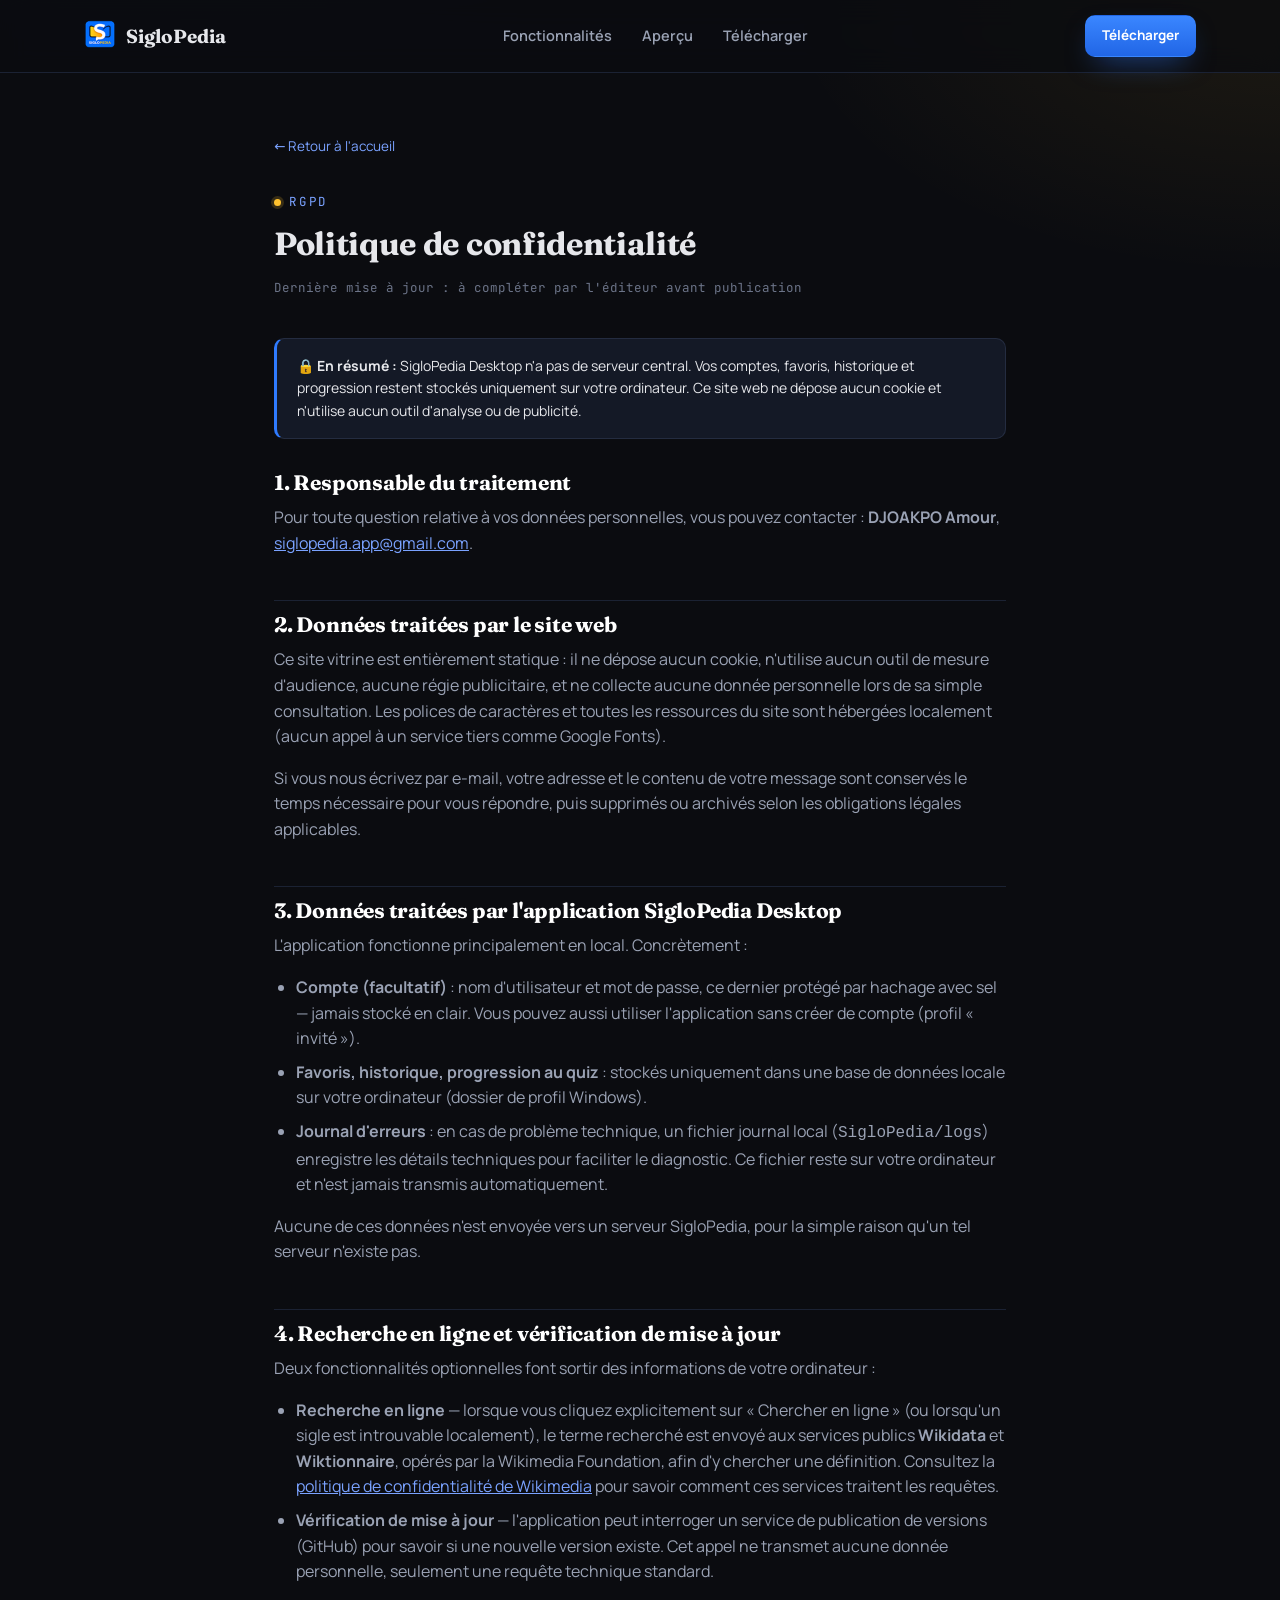
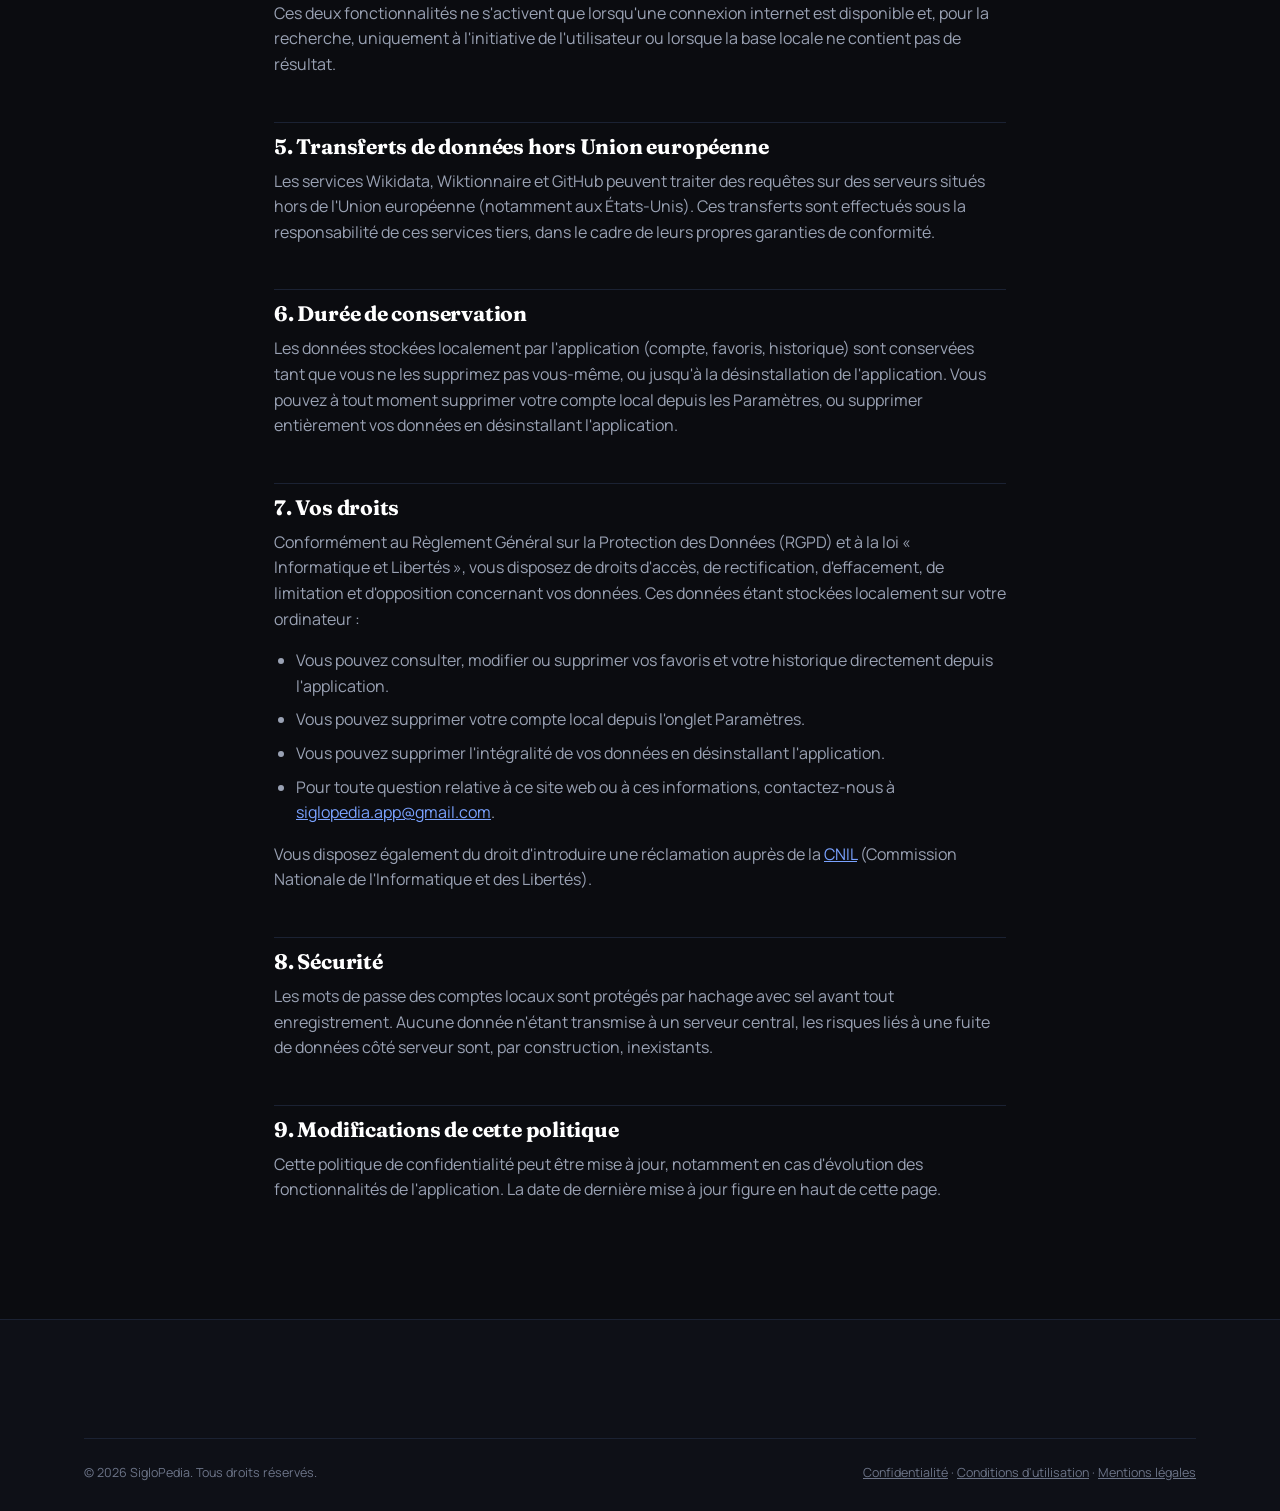
<file: privacy.html>
<!doctype html>
<html lang="fr">
<head>
<meta charset="UTF-8">
<meta name="viewport" content="width=device-width, initial-scale=1">
<title>Politique de confidentialité — SigloPedia</title>
<meta name="description" content="Politique de confidentialité de SigloPedia : quelles données sont collectées, où elles sont stockées, et vos droits RGPD.">
<link rel="icon" href="assets/favicon.png" type="image/png">
<link rel="stylesheet" href="css/style.css">
</head>
<body>
<a href="#main" class="skip-link">Aller au contenu principal</a>

<header class="site-header">
  <div class="container">
    <a href="index.html" class="brand">
      <img src="assets/icon-48.png" alt="" width="32" height="32">
      SigloPedia
    </a>
    <nav aria-label="Navigation principale">
      <ul class="nav-links">
        <li><a href="index.html#fonctionnalites">Fonctionnalités</a></li>
        <li><a href="index.html#apercu">Aperçu</a></li>
        <li><a href="index.html#telecharger">Télécharger</a></li>
      </ul>
    </nav>
    <div class="nav-cta">
      <a href="index.html#telecharger" class="btn btn-primary btn-sm">Télécharger</a>
    </div>
    <button class="nav-toggle" aria-label="Ouvrir le menu" aria-expanded="false">☰</button>
  </div>
</header>

<main id="main" class="legal-page">
  <div class="container">
    <a href="index.html" class="back-link">← Retour à l'accueil</a>

    <div class="legal-hero">
      <p class="eyebrow">RGPD</p>
      <h1>Politique de confidentialité</h1>
      <p class="updated">Dernière mise à jour : à compléter par l'éditeur avant publication</p>
    </div>

    <div class="callout">
      🔒 <strong>En résumé :</strong> SigloPedia Desktop n'a pas de serveur central. Vos comptes,
      favoris, historique et progression restent stockés uniquement sur votre ordinateur. Ce
      site web ne dépose aucun cookie et n'utilise aucun outil d'analyse ou de publicité.
    </div>

    <h2>1. Responsable du traitement</h2>
    <p>
      Pour toute question relative à vos données personnelles, vous pouvez contacter :
      <strong>DJOAKPO Amour</strong>,
      <a href="mailto:siglopedia.app@gmail.com">siglopedia.app@gmail.com</a>.
    </p>

    <h2>2. Données traitées par le site web</h2>
    <p>
      Ce site vitrine est entièrement statique : il ne dépose aucun cookie, n'utilise aucun
      outil de mesure d'audience, aucune régie publicitaire, et ne collecte aucune donnée
      personnelle lors de sa simple consultation. Les polices de caractères et toutes les
      ressources du site sont hébergées localement (aucun appel à un service tiers comme Google
      Fonts).
    </p>
    <p>
      Si vous nous écrivez par e-mail, votre adresse et le contenu de votre message sont
      conservés le temps nécessaire pour vous répondre, puis supprimés ou archivés selon les
      obligations légales applicables.
    </p>

    <h2>3. Données traitées par l'application SigloPedia Desktop</h2>
    <p>L'application fonctionne principalement en local. Concrètement :</p>
    <ul>
      <li><strong>Compte (facultatif)</strong> : nom d'utilisateur et mot de passe, ce dernier
        protégé par hachage avec sel — jamais stocké en clair. Vous pouvez aussi utiliser
        l'application sans créer de compte (profil « invité »).</li>
      <li><strong>Favoris, historique, progression au quiz</strong> : stockés uniquement dans une
        base de données locale sur votre ordinateur (dossier de profil Windows).</li>
      <li><strong>Journal d'erreurs</strong> : en cas de problème technique, un fichier journal
        local (<code>SigloPedia/logs</code>) enregistre les détails techniques pour faciliter le
        diagnostic. Ce fichier reste sur votre ordinateur et n'est jamais transmis
        automatiquement.</li>
    </ul>
    <p>
      Aucune de ces données n'est envoyée vers un serveur SigloPedia, pour la simple raison
      qu'un tel serveur n'existe pas.
    </p>

    <h2>4. Recherche en ligne et vérification de mise à jour</h2>
    <p>
      Deux fonctionnalités optionnelles font sortir des informations de votre ordinateur :
    </p>
    <ul>
      <li><strong>Recherche en ligne</strong> — lorsque vous cliquez explicitement sur « Chercher
        en ligne » (ou lorsqu'un sigle est introuvable localement), le terme recherché est
        envoyé aux services publics <strong>Wikidata</strong> et <strong>Wiktionnaire</strong>,
        opérés par la Wikimedia Foundation, afin d'y chercher une définition. Consultez la
        <a href="https://foundation.wikimedia.org/wiki/Policy:Privacy_policy/fr" target="_blank" rel="noopener">politique de confidentialité de Wikimedia</a>
        pour savoir comment ces services traitent les requêtes.</li>
      <li><strong>Vérification de mise à jour</strong> — l'application peut interroger un service
        de publication de versions (GitHub) pour savoir si une nouvelle version existe. Cet
        appel ne transmet aucune donnée personnelle, seulement une requête technique standard.</li>
    </ul>
    <p>
      Ces deux fonctionnalités ne s'activent que lorsqu'une connexion internet est disponible
      et, pour la recherche, uniquement à l'initiative de l'utilisateur ou lorsque la base
      locale ne contient pas de résultat.
    </p>

    <h2>5. Transferts de données hors Union européenne</h2>
    <p>
      Les services Wikidata, Wiktionnaire et GitHub peuvent traiter des requêtes sur des
      serveurs situés hors de l'Union européenne (notamment aux États-Unis). Ces transferts
      sont effectués sous la responsabilité de ces services tiers, dans le cadre de leurs
      propres garanties de conformité.
    </p>

    <h2>6. Durée de conservation</h2>
    <p>
      Les données stockées localement par l'application (compte, favoris, historique) sont
      conservées tant que vous ne les supprimez pas vous-même, ou jusqu'à la désinstallation de
      l'application. Vous pouvez à tout moment supprimer votre compte local depuis les
      Paramètres, ou supprimer entièrement vos données en désinstallant l'application.
    </p>

    <h2>7. Vos droits</h2>
    <p>
      Conformément au Règlement Général sur la Protection des Données (RGPD) et à la loi
      « Informatique et Libertés », vous disposez de droits d'accès, de rectification,
      d'effacement, de limitation et d'opposition concernant vos données. Ces données étant
      stockées localement sur votre ordinateur :
    </p>
    <ul>
      <li>Vous pouvez consulter, modifier ou supprimer vos favoris et votre historique
        directement depuis l'application.</li>
      <li>Vous pouvez supprimer votre compte local depuis l'onglet Paramètres.</li>
      <li>Vous pouvez supprimer l'intégralité de vos données en désinstallant l'application.</li>
      <li>Pour toute question relative à ce site web ou à ces informations, contactez-nous à
        <a href="mailto:siglopedia.app@gmail.com">siglopedia.app@gmail.com</a>.</li>
    </ul>
    <p>
      Vous disposez également du droit d'introduire une réclamation auprès de la
      <a href="https://www.cnil.fr" target="_blank" rel="noopener">CNIL</a> (Commission
      Nationale de l'Informatique et des Libertés).
    </p>

    <h2>8. Sécurité</h2>
    <p>
      Les mots de passe des comptes locaux sont protégés par hachage avec sel avant tout
      enregistrement. Aucune donnée n'étant transmise à un serveur central, les risques liés à
      une fuite de données côté serveur sont, par construction, inexistants.
    </p>

    <h2>9. Modifications de cette politique</h2>
    <p>
      Cette politique de confidentialité peut être mise à jour, notamment en cas d'évolution des
      fonctionnalités de l'application. La date de dernière mise à jour figure en haut de cette
      page.
    </p>
  </div>
</main>

<footer class="site-footer">
  <div class="container">
    <div class="footer-bottom">
      <span>© <span data-year>2026</span> SigloPedia. Tous droits réservés.</span>
      <span>
        <a href="privacy.html">Confidentialité</a> ·
        <a href="terms.html">Conditions d'utilisation</a> ·
        <a href="mentions-legales.html">Mentions légales</a>
      </span>
    </div>
  </div>
</footer>

<script src="js/script.js"></script>
</body>
</html>
</file>
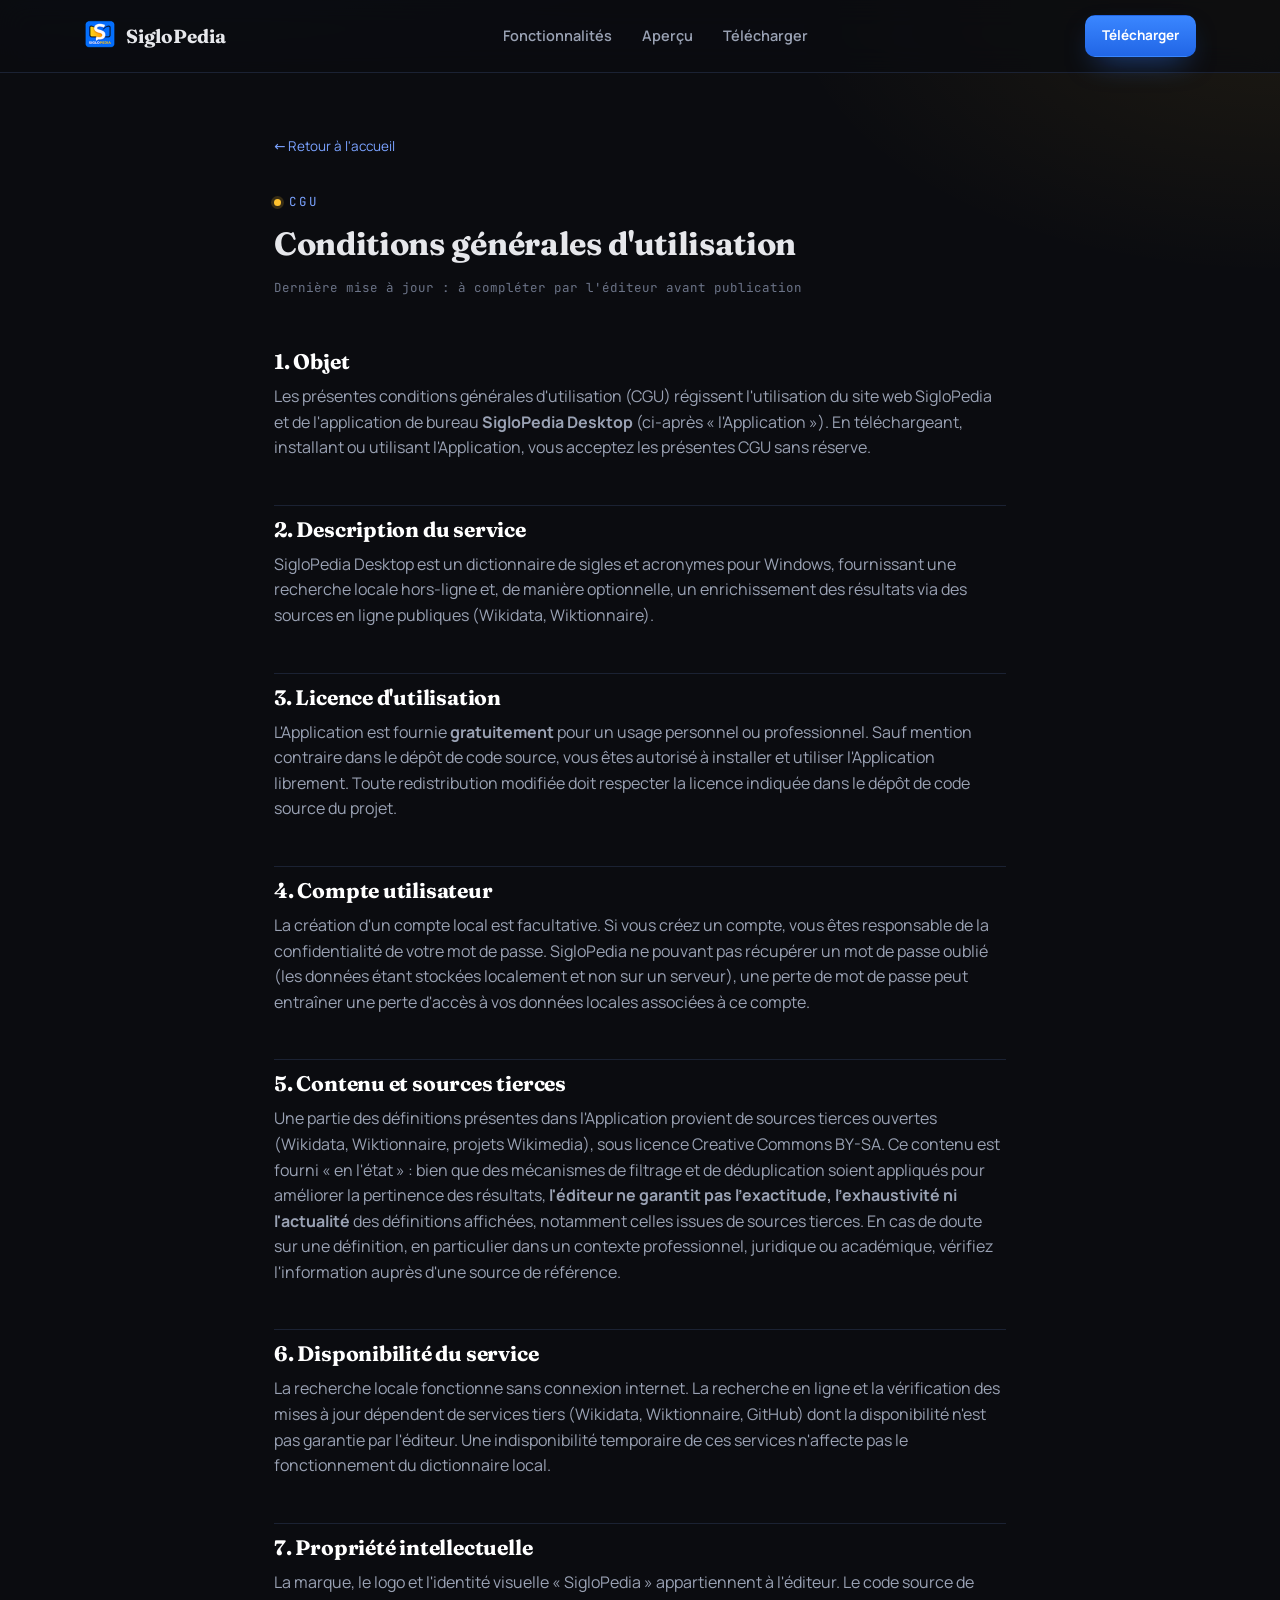
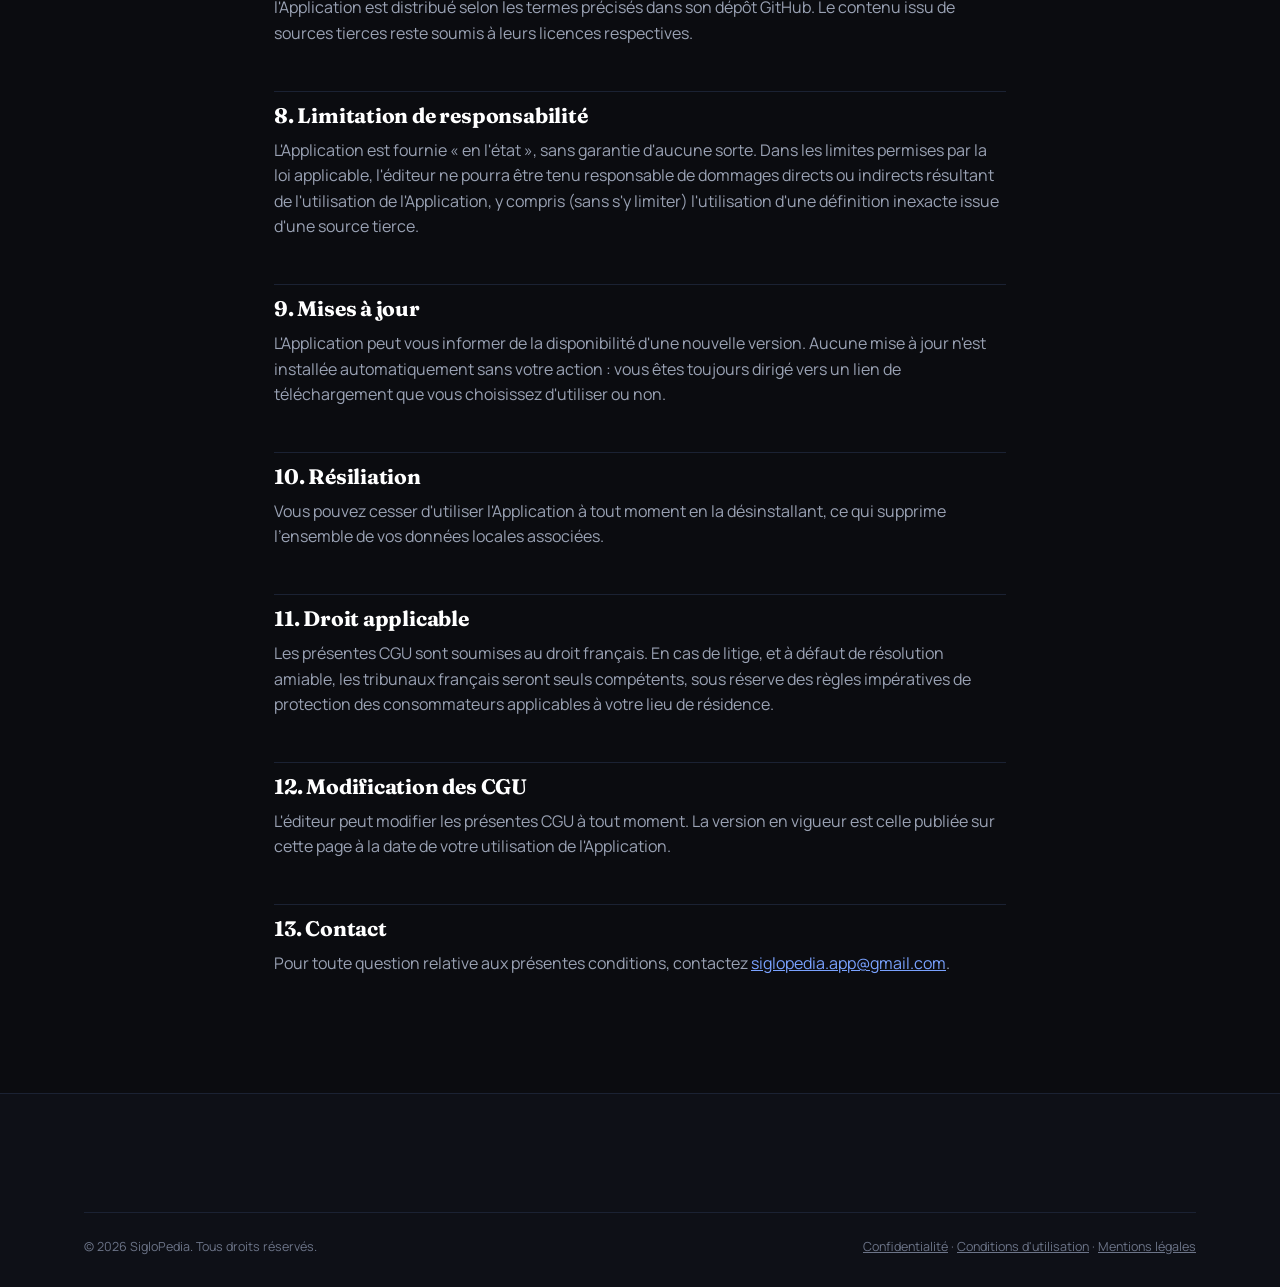
<file: terms.html>
<!doctype html>
<html lang="fr">
<head>
<meta charset="UTF-8">
<meta name="viewport" content="width=device-width, initial-scale=1">
<title>Conditions d'utilisation — SigloPedia</title>
<meta name="description" content="Conditions générales d'utilisation de l'application SigloPedia Desktop et du site associé.">
<link rel="icon" href="assets/favicon.png" type="image/png">
<link rel="stylesheet" href="css/style.css">
</head>
<body>
<a href="#main" class="skip-link">Aller au contenu principal</a>

<header class="site-header">
  <div class="container">
    <a href="index.html" class="brand">
      <img src="assets/icon-48.png" alt="" width="32" height="32">
      SigloPedia
    </a>
    <nav aria-label="Navigation principale">
      <ul class="nav-links">
        <li><a href="index.html#fonctionnalites">Fonctionnalités</a></li>
        <li><a href="index.html#apercu">Aperçu</a></li>
        <li><a href="index.html#telecharger">Télécharger</a></li>
      </ul>
    </nav>
    <div class="nav-cta">
      <a href="index.html#telecharger" class="btn btn-primary btn-sm">Télécharger</a>
    </div>
    <button class="nav-toggle" aria-label="Ouvrir le menu" aria-expanded="false">☰</button>
  </div>
</header>

<main id="main" class="legal-page">
  <div class="container">
    <a href="index.html" class="back-link">← Retour à l'accueil</a>

    <div class="legal-hero">
      <p class="eyebrow">CGU</p>
      <h1>Conditions générales d'utilisation</h1>
      <p class="updated">Dernière mise à jour : à compléter par l'éditeur avant publication</p>
    </div>

    <h2>1. Objet</h2>
    <p>
      Les présentes conditions générales d'utilisation (CGU) régissent l'utilisation du site
      web SigloPedia et de l'application de bureau <strong>SigloPedia Desktop</strong>
      (ci-après « l'Application »). En téléchargeant, installant ou utilisant l'Application,
      vous acceptez les présentes CGU sans réserve.
    </p>

    <h2>2. Description du service</h2>
    <p>
      SigloPedia Desktop est un dictionnaire de sigles et acronymes pour Windows, fournissant
      une recherche locale hors-ligne et, de manière optionnelle, un enrichissement des
      résultats via des sources en ligne publiques (Wikidata, Wiktionnaire).
    </p>

    <h2>3. Licence d'utilisation</h2>
    <p>
      L'Application est fournie <strong>gratuitement</strong> pour un usage personnel ou
      professionnel. Sauf mention contraire dans le dépôt de code source, vous êtes autorisé à
      installer et utiliser l'Application librement. Toute redistribution modifiée doit
      respecter la licence indiquée dans le dépôt de code source du projet.
    </p>

    <h2>4. Compte utilisateur</h2>
    <p>
      La création d'un compte local est facultative. Si vous créez un compte, vous êtes
      responsable de la confidentialité de votre mot de passe. SigloPedia ne pouvant pas
      récupérer un mot de passe oublié (les données étant stockées localement et non sur un
      serveur), une perte de mot de passe peut entraîner une perte d'accès à vos données
      locales associées à ce compte.
    </p>

    <h2>5. Contenu et sources tierces</h2>
    <p>
      Une partie des définitions présentes dans l'Application provient de sources tierces
      ouvertes (Wikidata, Wiktionnaire, projets Wikimedia), sous licence Creative Commons
      BY-SA. Ce contenu est fourni « en l'état » : bien que des mécanismes de filtrage et de
      déduplication soient appliqués pour améliorer la pertinence des résultats,
      <strong>l'éditeur ne garantit pas l'exactitude, l'exhaustivité ni l'actualité</strong> des
      définitions affichées, notamment celles issues de sources tierces. En cas de doute sur
      une définition, en particulier dans un contexte professionnel, juridique ou académique,
      vérifiez l'information auprès d'une source de référence.
    </p>

    <h2>6. Disponibilité du service</h2>
    <p>
      La recherche locale fonctionne sans connexion internet. La recherche en ligne et la
      vérification des mises à jour dépendent de services tiers (Wikidata, Wiktionnaire,
      GitHub) dont la disponibilité n'est pas garantie par l'éditeur. Une indisponibilité
      temporaire de ces services n'affecte pas le fonctionnement du dictionnaire local.
    </p>

    <h2>7. Propriété intellectuelle</h2>
    <p>
      La marque, le logo et l'identité visuelle « SigloPedia » appartiennent à l'éditeur. Le
      code source de l'Application est distribué selon les termes précisés dans son dépôt
      GitHub. Le contenu issu de sources tierces reste soumis à leurs licences respectives.
    </p>

    <h2>8. Limitation de responsabilité</h2>
    <p>
      L'Application est fournie « en l'état », sans garantie d'aucune sorte. Dans les limites
      permises par la loi applicable, l'éditeur ne pourra être tenu responsable de dommages
      directs ou indirects résultant de l'utilisation de l'Application, y compris (sans s'y
      limiter) l'utilisation d'une définition inexacte issue d'une source tierce.
    </p>

    <h2>9. Mises à jour</h2>
    <p>
      L'Application peut vous informer de la disponibilité d'une nouvelle version. Aucune mise
      à jour n'est installée automatiquement sans votre action : vous êtes toujours dirigé vers
      un lien de téléchargement que vous choisissez d'utiliser ou non.
    </p>

    <h2>10. Résiliation</h2>
    <p>
      Vous pouvez cesser d'utiliser l'Application à tout moment en la désinstallant, ce qui
      supprime l'ensemble de vos données locales associées.
    </p>

    <h2>11. Droit applicable</h2>
    <p>
      Les présentes CGU sont soumises au droit français. En cas de litige, et à défaut de
      résolution amiable, les tribunaux français seront seuls compétents, sous réserve des
      règles impératives de protection des consommateurs applicables à votre lieu de
      résidence.
    </p>

    <h2>12. Modification des CGU</h2>
    <p>
      L'éditeur peut modifier les présentes CGU à tout moment. La version en vigueur est celle
      publiée sur cette page à la date de votre utilisation de l'Application.
    </p>

    <h2>13. Contact</h2>
    <p>
      Pour toute question relative aux présentes conditions, contactez
      <a href="mailto:siglopedia.app@gmail.com">siglopedia.app@gmail.com</a>.
    </p>
  </div>
</main>

<footer class="site-footer">
  <div class="container">
    <div class="footer-bottom">
      <span>© <span data-year>2026</span> SigloPedia. Tous droits réservés.</span>
      <span>
        <a href="privacy.html">Confidentialité</a> ·
        <a href="terms.html">Conditions d'utilisation</a> ·
        <a href="mentions-legales.html">Mentions légales</a>
      </span>
    </div>
  </div>
</footer>

<script src="js/script.js"></script>
</body>
</html>
</file>
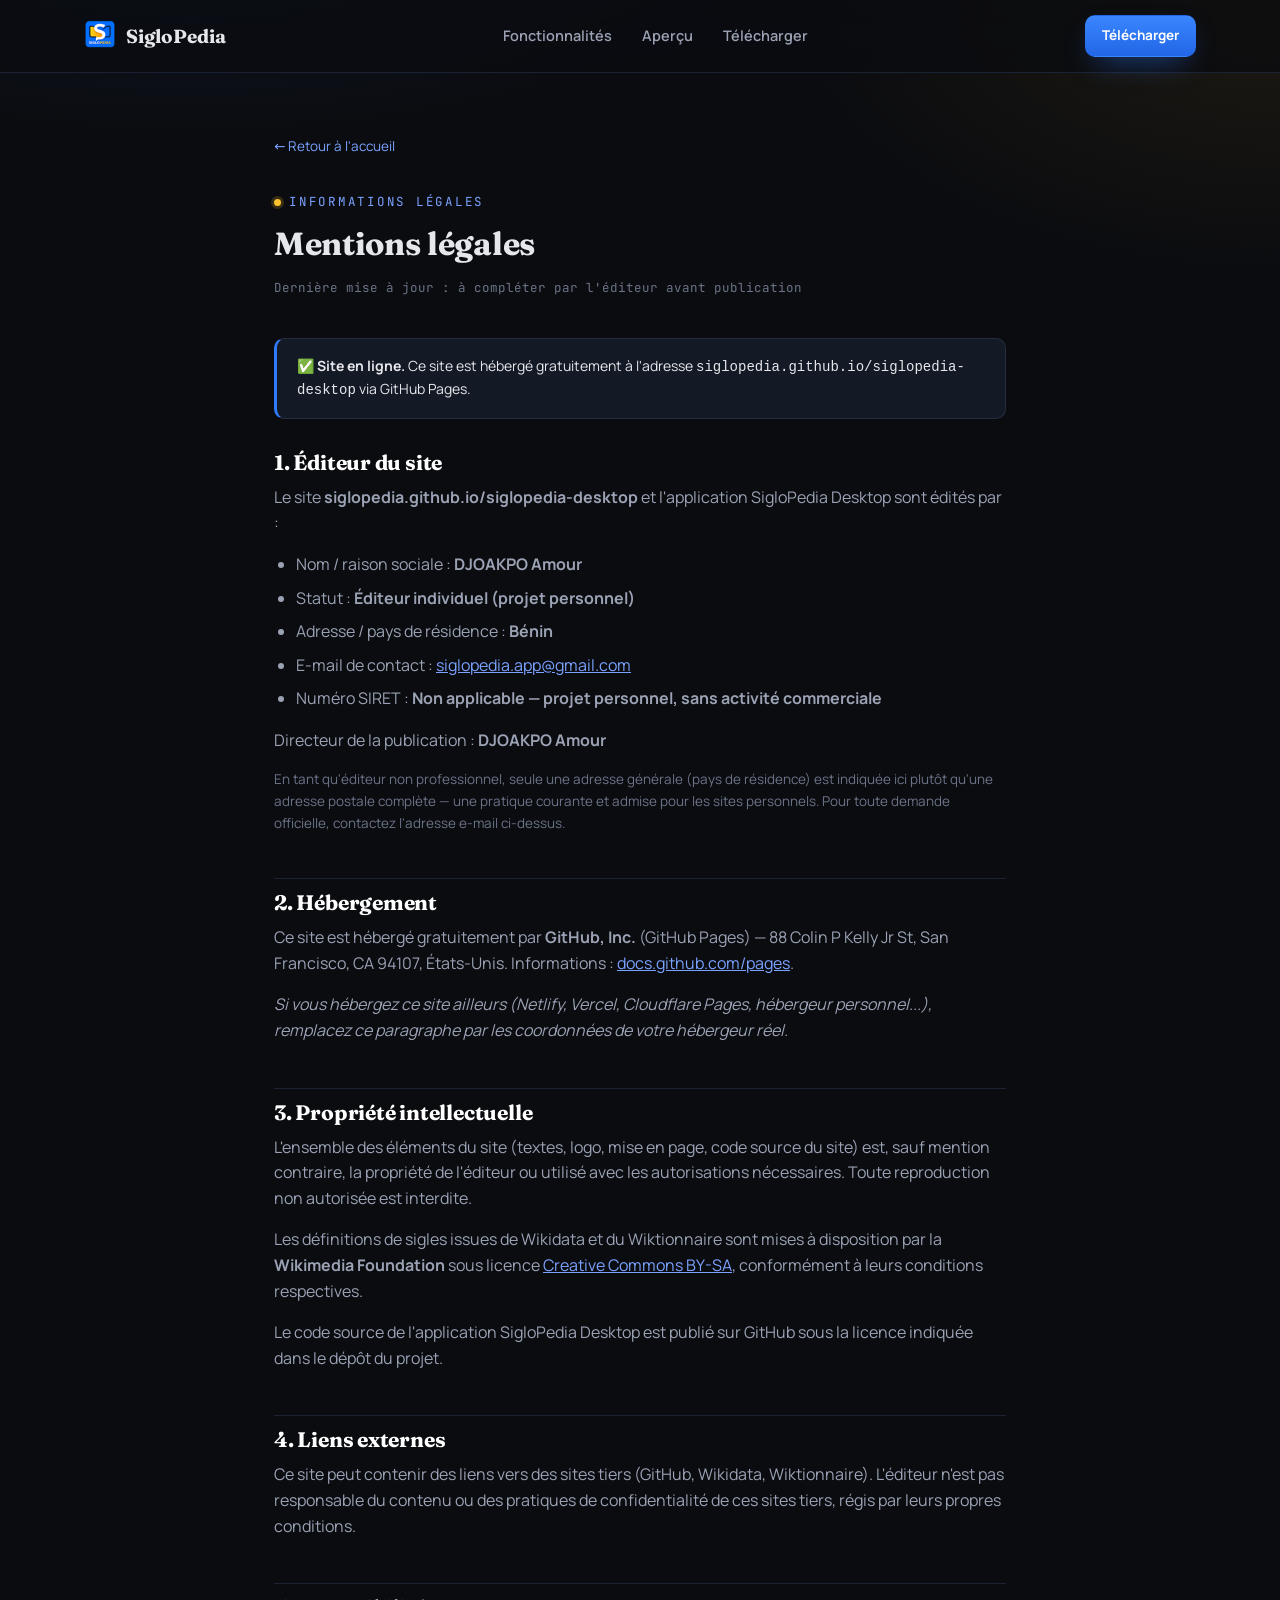
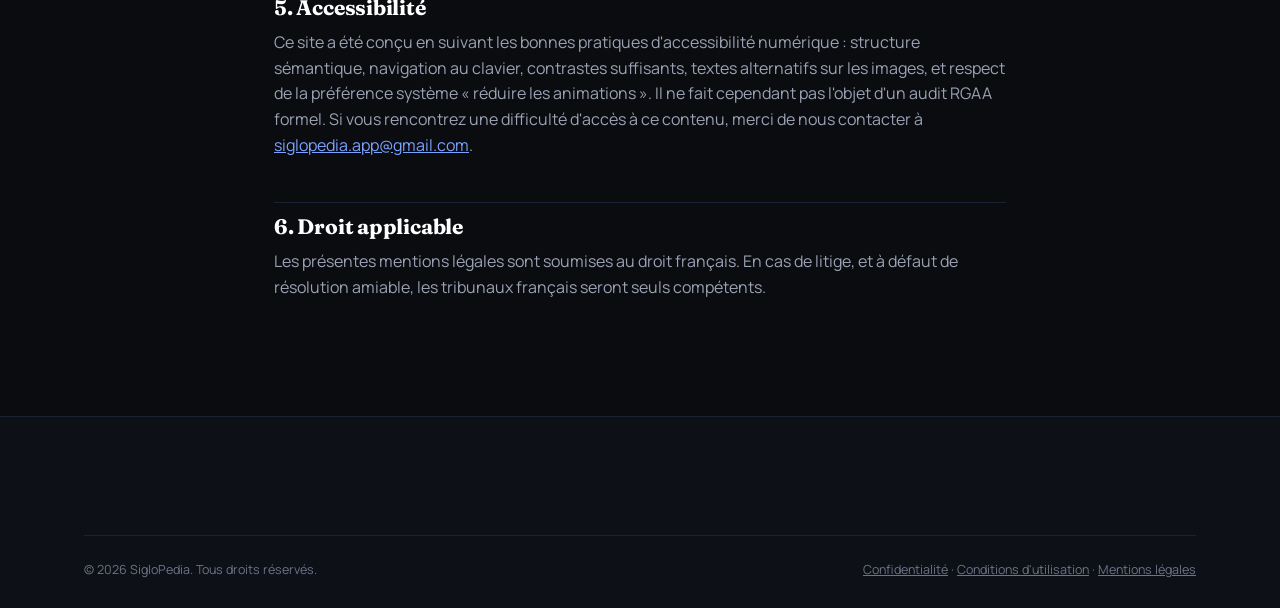
<file: docs/mentions-legales.html>
<!doctype html>
<html lang="fr">
<head>
<meta charset="UTF-8">
<meta name="robots" content="noindex, follow">
<meta name="viewport" content="width=device-width, initial-scale=1">
<title>Mentions légales — SigloPedia</title>
<meta name="description" content="Mentions légales du site SigloPedia : éditeur, hébergement, propriété intellectuelle et droit applicable.">
<meta property="og:site_name" content="SigloPedia">
<link rel="icon" href="favicon.ico" sizes="any">
<link rel="icon" href="assets/favicon-96.png" type="image/png" sizes="96x96">
<link rel="icon" href="assets/favicon-48.png" type="image/png" sizes="48x48">
<link rel="stylesheet" href="css/style.css">
</head>
<body>
<a href="#main" class="skip-link">Aller au contenu principal</a>

<header class="site-header">
  <div class="container">
    <a href="index.html" class="brand">
      <img src="assets/icon-48.png" alt="" width="32" height="32">
      SigloPedia
    </a>
    <nav aria-label="Navigation principale">
      <ul class="nav-links">
        <li><a href="index.html#fonctionnalites">Fonctionnalités</a></li>
        <li><a href="index.html#apercu">Aperçu</a></li>
        <li><a href="index.html#telecharger">Télécharger</a></li>
      </ul>
    </nav>
    <div class="nav-cta">
      <a href="index.html#telecharger" class="btn btn-primary btn-sm">Télécharger</a>
    </div>
    <button class="nav-toggle" aria-label="Ouvrir le menu" aria-expanded="false">☰</button>
  </div>
</header>

<main id="main" class="legal-page">
  <div class="container">
    <a href="index.html" class="back-link">← Retour à l'accueil</a>

    <div class="legal-hero">
      <p class="eyebrow">Informations légales</p>
      <h1>Mentions légales</h1>
      <p class="updated">Dernière mise à jour : à compléter par l'éditeur avant publication</p>
    </div>

    <div class="callout">
      ✅ <strong>Site en ligne.</strong> Ce site est hébergé gratuitement à l'adresse
      <code>siglopedia.github.io/siglopedia-desktop</code> via GitHub Pages.
    </div>

    <h2>1. Éditeur du site</h2>
    <p>
      Le site <strong>siglopedia.github.io/siglopedia-desktop</strong> et l'application SigloPedia Desktop sont édités par :
    </p>
    <ul>
      <li>Nom / raison sociale : <strong>DJOAKPO Amour</strong></li>
      <li>Statut : <strong>Éditeur individuel (projet personnel)</strong></li>
      <li>Adresse / pays de résidence : <strong>Bénin</strong></li>
      <li>E-mail de contact : <a href="mailto:siglopedia.app@gmail.com">siglopedia.app@gmail.com</a></li>
      <li>Numéro SIRET : <strong>Non applicable — projet personnel, sans activité commerciale</strong></li>
    </ul>
    <p>Directeur de la publication : <strong>DJOAKPO Amour</strong></p>
    <p style="font-size:13.5px; color:var(--muted-2);">
      En tant qu'éditeur non professionnel, seule une adresse générale (pays de résidence) est
      indiquée ici plutôt qu'une adresse postale complète — une pratique courante et admise pour
      les sites personnels. Pour toute demande officielle, contactez l'adresse e-mail ci-dessus.
    </p>

    <h2>2. Hébergement</h2>
    <p>
      Ce site est hébergé gratuitement par <strong>GitHub, Inc.</strong> (GitHub Pages) —
      88 Colin P Kelly Jr St, San Francisco, CA 94107, États-Unis.
      Informations : <a href="https://docs.github.com/pages" target="_blank" rel="noopener">docs.github.com/pages</a>.
    </p>
    <p>
      <em>Si vous hébergez ce site ailleurs (Netlify, Vercel, Cloudflare Pages, hébergeur
      personnel...), remplacez ce paragraphe par les coordonnées de votre hébergeur réel.</em>
    </p>

    <h2>3. Propriété intellectuelle</h2>
    <p>
      L'ensemble des éléments du site (textes, logo, mise en page, code source du site) est,
      sauf mention contraire, la propriété de l'éditeur ou utilisé avec les autorisations
      nécessaires. Toute reproduction non autorisée est interdite.
    </p>
    <p>
      Les définitions de sigles issues de Wikidata et du Wiktionnaire sont mises à disposition
      par la <strong>Wikimedia Foundation</strong> sous licence
      <a href="https://creativecommons.org/licenses/by-sa/4.0/deed.fr" target="_blank" rel="noopener">Creative Commons BY-SA</a>,
      conformément à leurs conditions respectives.
    </p>
    <p>
      Le code source de l'application SigloPedia Desktop est publié sur GitHub sous la licence
      indiquée dans le dépôt du projet.
    </p>

    <h2>4. Liens externes</h2>
    <p>
      Ce site peut contenir des liens vers des sites tiers (GitHub, Wikidata, Wiktionnaire).
      L'éditeur n'est pas responsable du contenu ou des pratiques de confidentialité de ces
      sites tiers, régis par leurs propres conditions.
    </p>

    <h2>5. Accessibilité</h2>
    <p>
      Ce site a été conçu en suivant les bonnes pratiques d'accessibilité numérique : structure
      sémantique, navigation au clavier, contrastes suffisants, textes alternatifs sur les
      images, et respect de la préférence système « réduire les animations ». Il ne fait
      cependant pas l'objet d'un audit RGAA formel. Si vous rencontrez une difficulté d'accès à
      ce contenu, merci de nous contacter à
      <a href="mailto:siglopedia.app@gmail.com">siglopedia.app@gmail.com</a>.
    </p>

    <h2>6. Droit applicable</h2>
    <p>
      Les présentes mentions légales sont soumises au droit français. En cas de litige, et à
      défaut de résolution amiable, les tribunaux français seront seuls compétents.
    </p>
  </div>
</main>

<footer class="site-footer">
  <div class="container">
    <div class="footer-bottom">
      <span>© <span data-year>2026</span> SigloPedia. Tous droits réservés.</span>
      <span>
        <a href="privacy.html">Confidentialité</a> ·
        <a href="terms.html">Conditions d'utilisation</a> ·
        <a href="mentions-legales.html">Mentions légales</a>
      </span>
    </div>
  </div>
</footer>

<script src="js/script.js"></script>
</body>
</html>
</file>
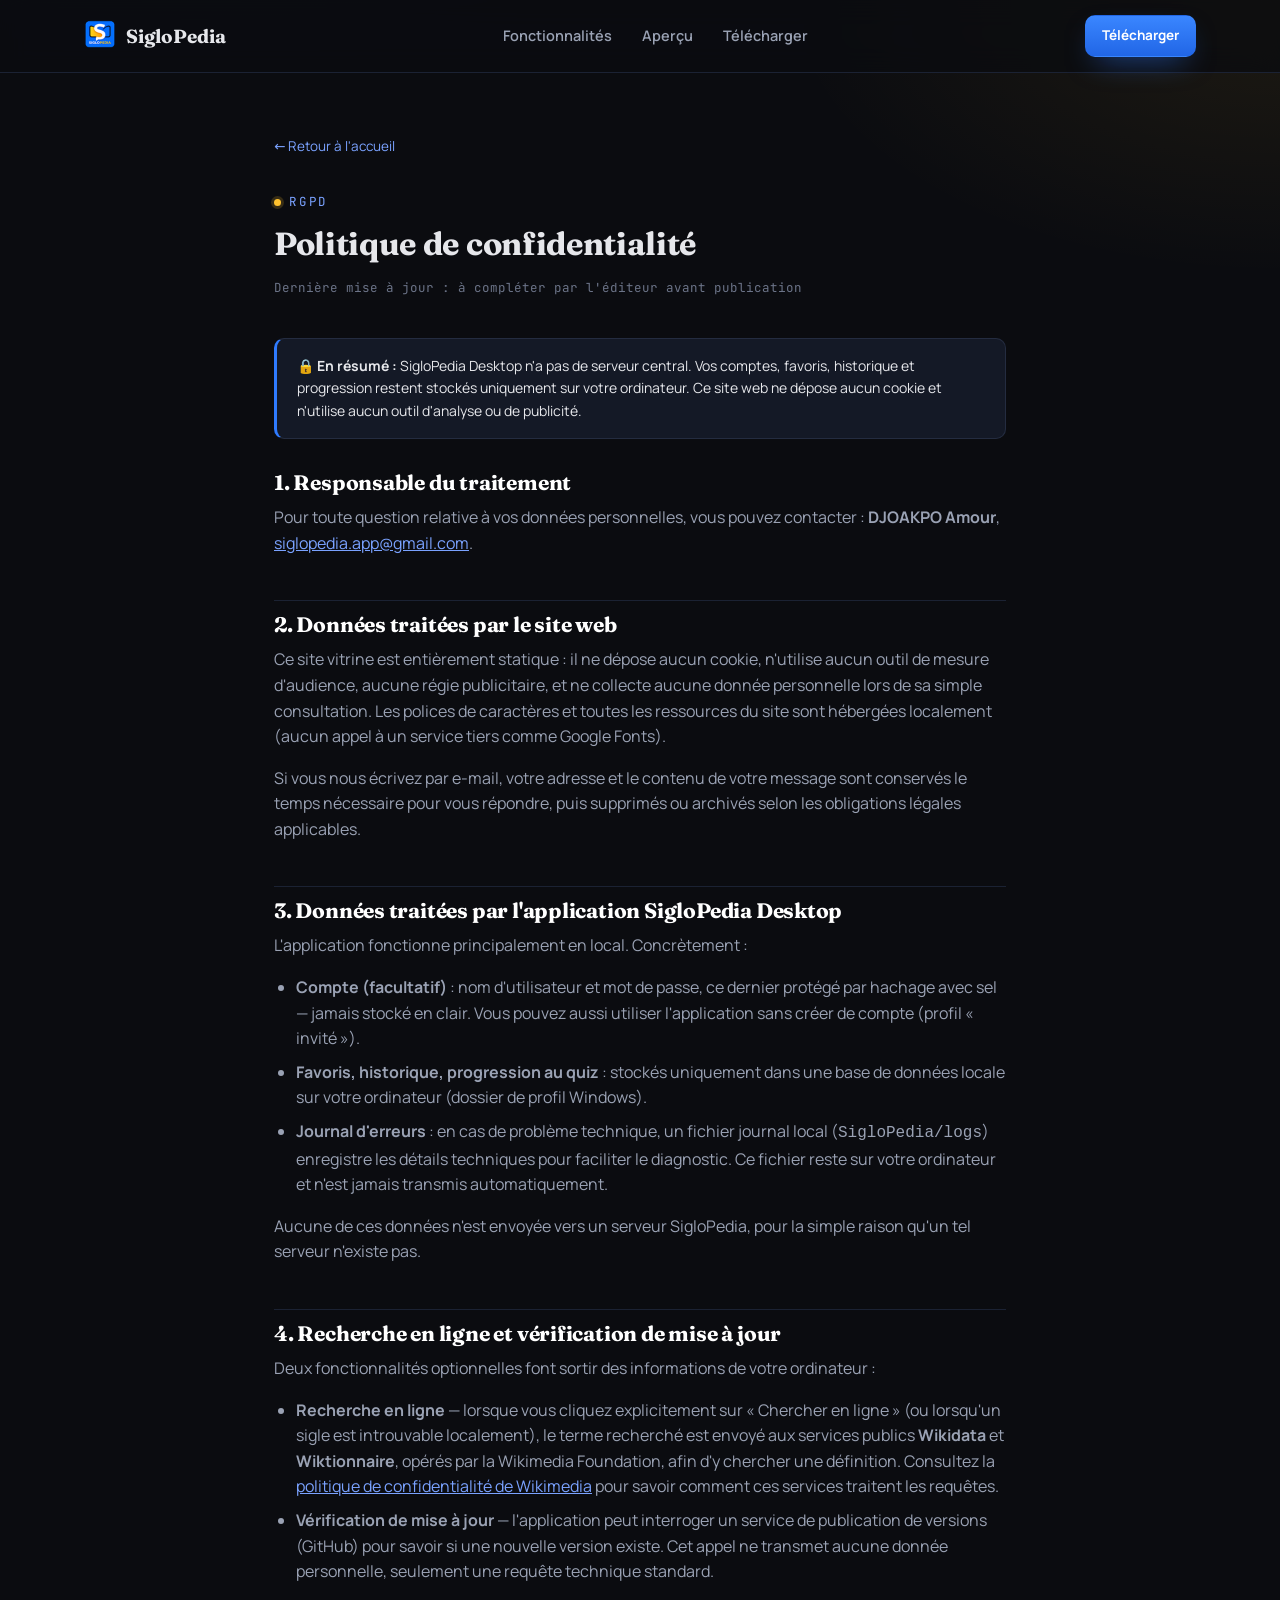
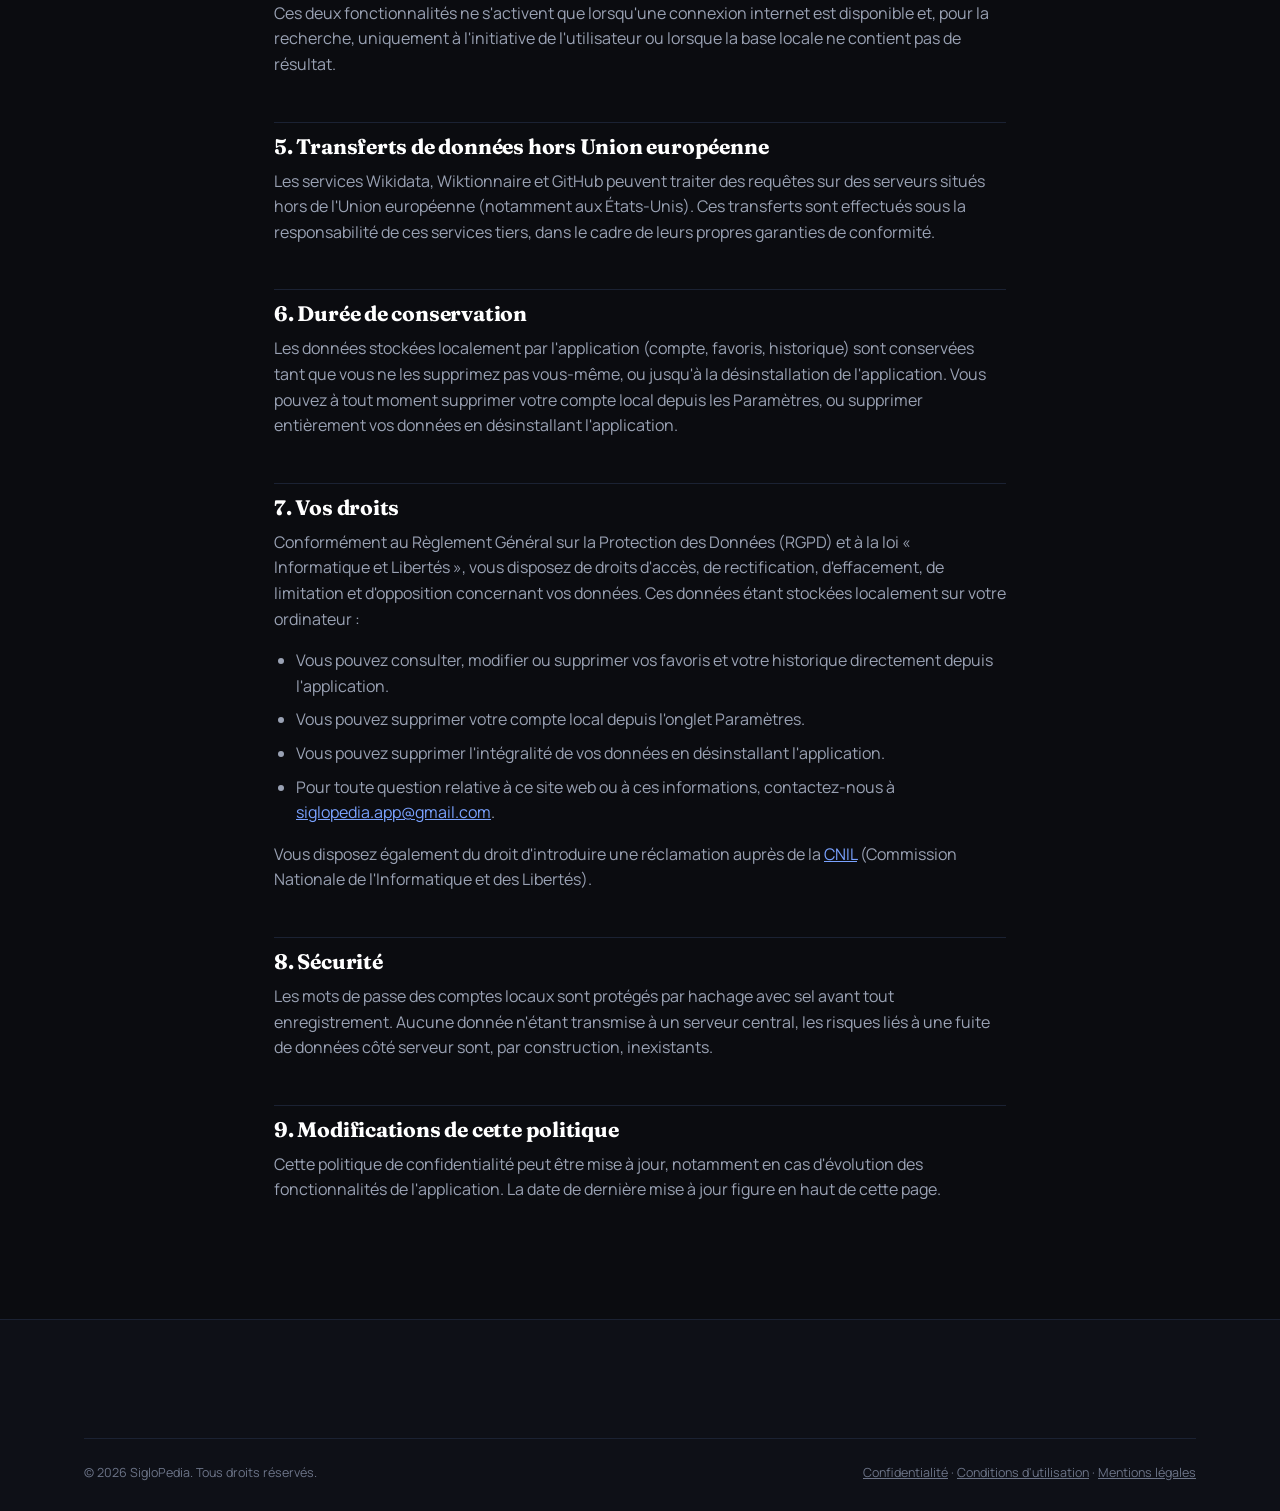
<file: docs/privacy.html>
<!doctype html>
<html lang="fr">
<head>
<meta charset="UTF-8">
<meta name="robots" content="noindex, follow">
<meta name="viewport" content="width=device-width, initial-scale=1">
<title>Politique de confidentialité — SigloPedia</title>
<meta name="description" content="Politique de confidentialité de SigloPedia : quelles données sont collectées, où elles sont stockées, et vos droits RGPD.">
<meta property="og:site_name" content="SigloPedia">
<link rel="icon" href="favicon.ico" sizes="any">
<link rel="icon" href="assets/favicon-96.png" type="image/png" sizes="96x96">
<link rel="icon" href="assets/favicon-48.png" type="image/png" sizes="48x48">
<link rel="stylesheet" href="css/style.css">
</head>
<body>
<a href="#main" class="skip-link">Aller au contenu principal</a>

<header class="site-header">
  <div class="container">
    <a href="index.html" class="brand">
      <img src="assets/icon-48.png" alt="" width="32" height="32">
      SigloPedia
    </a>
    <nav aria-label="Navigation principale">
      <ul class="nav-links">
        <li><a href="index.html#fonctionnalites">Fonctionnalités</a></li>
        <li><a href="index.html#apercu">Aperçu</a></li>
        <li><a href="index.html#telecharger">Télécharger</a></li>
      </ul>
    </nav>
    <div class="nav-cta">
      <a href="index.html#telecharger" class="btn btn-primary btn-sm">Télécharger</a>
    </div>
    <button class="nav-toggle" aria-label="Ouvrir le menu" aria-expanded="false">☰</button>
  </div>
</header>

<main id="main" class="legal-page">
  <div class="container">
    <a href="index.html" class="back-link">← Retour à l'accueil</a>

    <div class="legal-hero">
      <p class="eyebrow">RGPD</p>
      <h1>Politique de confidentialité</h1>
      <p class="updated">Dernière mise à jour : à compléter par l'éditeur avant publication</p>
    </div>

    <div class="callout">
      🔒 <strong>En résumé :</strong> SigloPedia Desktop n'a pas de serveur central. Vos comptes,
      favoris, historique et progression restent stockés uniquement sur votre ordinateur. Ce
      site web ne dépose aucun cookie et n'utilise aucun outil d'analyse ou de publicité.
    </div>

    <h2>1. Responsable du traitement</h2>
    <p>
      Pour toute question relative à vos données personnelles, vous pouvez contacter :
      <strong>DJOAKPO Amour</strong>,
      <a href="mailto:siglopedia.app@gmail.com">siglopedia.app@gmail.com</a>.
    </p>

    <h2>2. Données traitées par le site web</h2>
    <p>
      Ce site vitrine est entièrement statique : il ne dépose aucun cookie, n'utilise aucun
      outil de mesure d'audience, aucune régie publicitaire, et ne collecte aucune donnée
      personnelle lors de sa simple consultation. Les polices de caractères et toutes les
      ressources du site sont hébergées localement (aucun appel à un service tiers comme Google
      Fonts).
    </p>
    <p>
      Si vous nous écrivez par e-mail, votre adresse et le contenu de votre message sont
      conservés le temps nécessaire pour vous répondre, puis supprimés ou archivés selon les
      obligations légales applicables.
    </p>

    <h2>3. Données traitées par l'application SigloPedia Desktop</h2>
    <p>L'application fonctionne principalement en local. Concrètement :</p>
    <ul>
      <li><strong>Compte (facultatif)</strong> : nom d'utilisateur et mot de passe, ce dernier
        protégé par hachage avec sel — jamais stocké en clair. Vous pouvez aussi utiliser
        l'application sans créer de compte (profil « invité »).</li>
      <li><strong>Favoris, historique, progression au quiz</strong> : stockés uniquement dans une
        base de données locale sur votre ordinateur (dossier de profil Windows).</li>
      <li><strong>Journal d'erreurs</strong> : en cas de problème technique, un fichier journal
        local (<code>SigloPedia/logs</code>) enregistre les détails techniques pour faciliter le
        diagnostic. Ce fichier reste sur votre ordinateur et n'est jamais transmis
        automatiquement.</li>
    </ul>
    <p>
      Aucune de ces données n'est envoyée vers un serveur SigloPedia, pour la simple raison
      qu'un tel serveur n'existe pas.
    </p>

    <h2>4. Recherche en ligne et vérification de mise à jour</h2>
    <p>
      Deux fonctionnalités optionnelles font sortir des informations de votre ordinateur :
    </p>
    <ul>
      <li><strong>Recherche en ligne</strong> — lorsque vous cliquez explicitement sur « Chercher
        en ligne » (ou lorsqu'un sigle est introuvable localement), le terme recherché est
        envoyé aux services publics <strong>Wikidata</strong> et <strong>Wiktionnaire</strong>,
        opérés par la Wikimedia Foundation, afin d'y chercher une définition. Consultez la
        <a href="https://foundation.wikimedia.org/wiki/Policy:Privacy_policy/fr" target="_blank" rel="noopener">politique de confidentialité de Wikimedia</a>
        pour savoir comment ces services traitent les requêtes.</li>
      <li><strong>Vérification de mise à jour</strong> — l'application peut interroger un service
        de publication de versions (GitHub) pour savoir si une nouvelle version existe. Cet
        appel ne transmet aucune donnée personnelle, seulement une requête technique standard.</li>
    </ul>
    <p>
      Ces deux fonctionnalités ne s'activent que lorsqu'une connexion internet est disponible
      et, pour la recherche, uniquement à l'initiative de l'utilisateur ou lorsque la base
      locale ne contient pas de résultat.
    </p>

    <h2>5. Transferts de données hors Union européenne</h2>
    <p>
      Les services Wikidata, Wiktionnaire et GitHub peuvent traiter des requêtes sur des
      serveurs situés hors de l'Union européenne (notamment aux États-Unis). Ces transferts
      sont effectués sous la responsabilité de ces services tiers, dans le cadre de leurs
      propres garanties de conformité.
    </p>

    <h2>6. Durée de conservation</h2>
    <p>
      Les données stockées localement par l'application (compte, favoris, historique) sont
      conservées tant que vous ne les supprimez pas vous-même, ou jusqu'à la désinstallation de
      l'application. Vous pouvez à tout moment supprimer votre compte local depuis les
      Paramètres, ou supprimer entièrement vos données en désinstallant l'application.
    </p>

    <h2>7. Vos droits</h2>
    <p>
      Conformément au Règlement Général sur la Protection des Données (RGPD) et à la loi
      « Informatique et Libertés », vous disposez de droits d'accès, de rectification,
      d'effacement, de limitation et d'opposition concernant vos données. Ces données étant
      stockées localement sur votre ordinateur :
    </p>
    <ul>
      <li>Vous pouvez consulter, modifier ou supprimer vos favoris et votre historique
        directement depuis l'application.</li>
      <li>Vous pouvez supprimer votre compte local depuis l'onglet Paramètres.</li>
      <li>Vous pouvez supprimer l'intégralité de vos données en désinstallant l'application.</li>
      <li>Pour toute question relative à ce site web ou à ces informations, contactez-nous à
        <a href="mailto:siglopedia.app@gmail.com">siglopedia.app@gmail.com</a>.</li>
    </ul>
    <p>
      Vous disposez également du droit d'introduire une réclamation auprès de la
      <a href="https://www.cnil.fr" target="_blank" rel="noopener">CNIL</a> (Commission
      Nationale de l'Informatique et des Libertés).
    </p>

    <h2>8. Sécurité</h2>
    <p>
      Les mots de passe des comptes locaux sont protégés par hachage avec sel avant tout
      enregistrement. Aucune donnée n'étant transmise à un serveur central, les risques liés à
      une fuite de données côté serveur sont, par construction, inexistants.
    </p>

    <h2>9. Modifications de cette politique</h2>
    <p>
      Cette politique de confidentialité peut être mise à jour, notamment en cas d'évolution des
      fonctionnalités de l'application. La date de dernière mise à jour figure en haut de cette
      page.
    </p>
  </div>
</main>

<footer class="site-footer">
  <div class="container">
    <div class="footer-bottom">
      <span>© <span data-year>2026</span> SigloPedia. Tous droits réservés.</span>
      <span>
        <a href="privacy.html">Confidentialité</a> ·
        <a href="terms.html">Conditions d'utilisation</a> ·
        <a href="mentions-legales.html">Mentions légales</a>
      </span>
    </div>
  </div>
</footer>

<script src="js/script.js"></script>
</body>
</html>
</file>
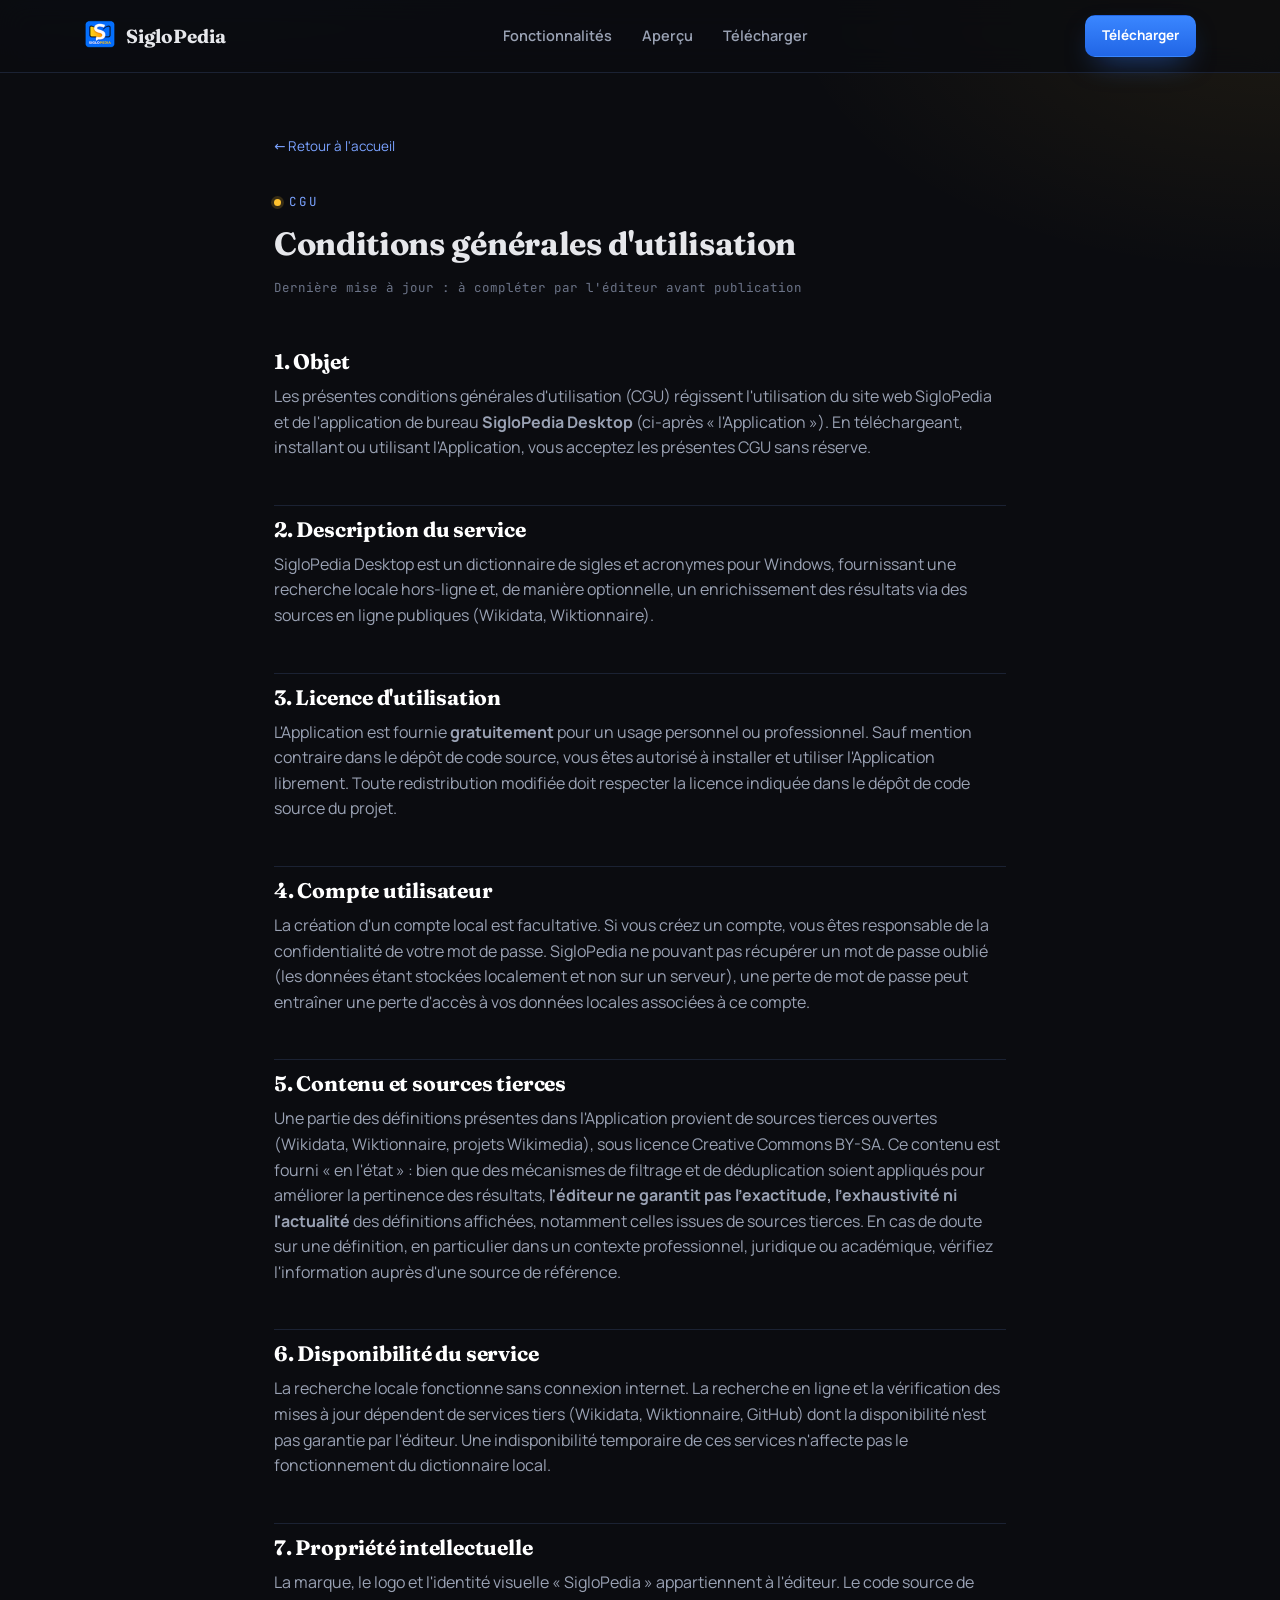
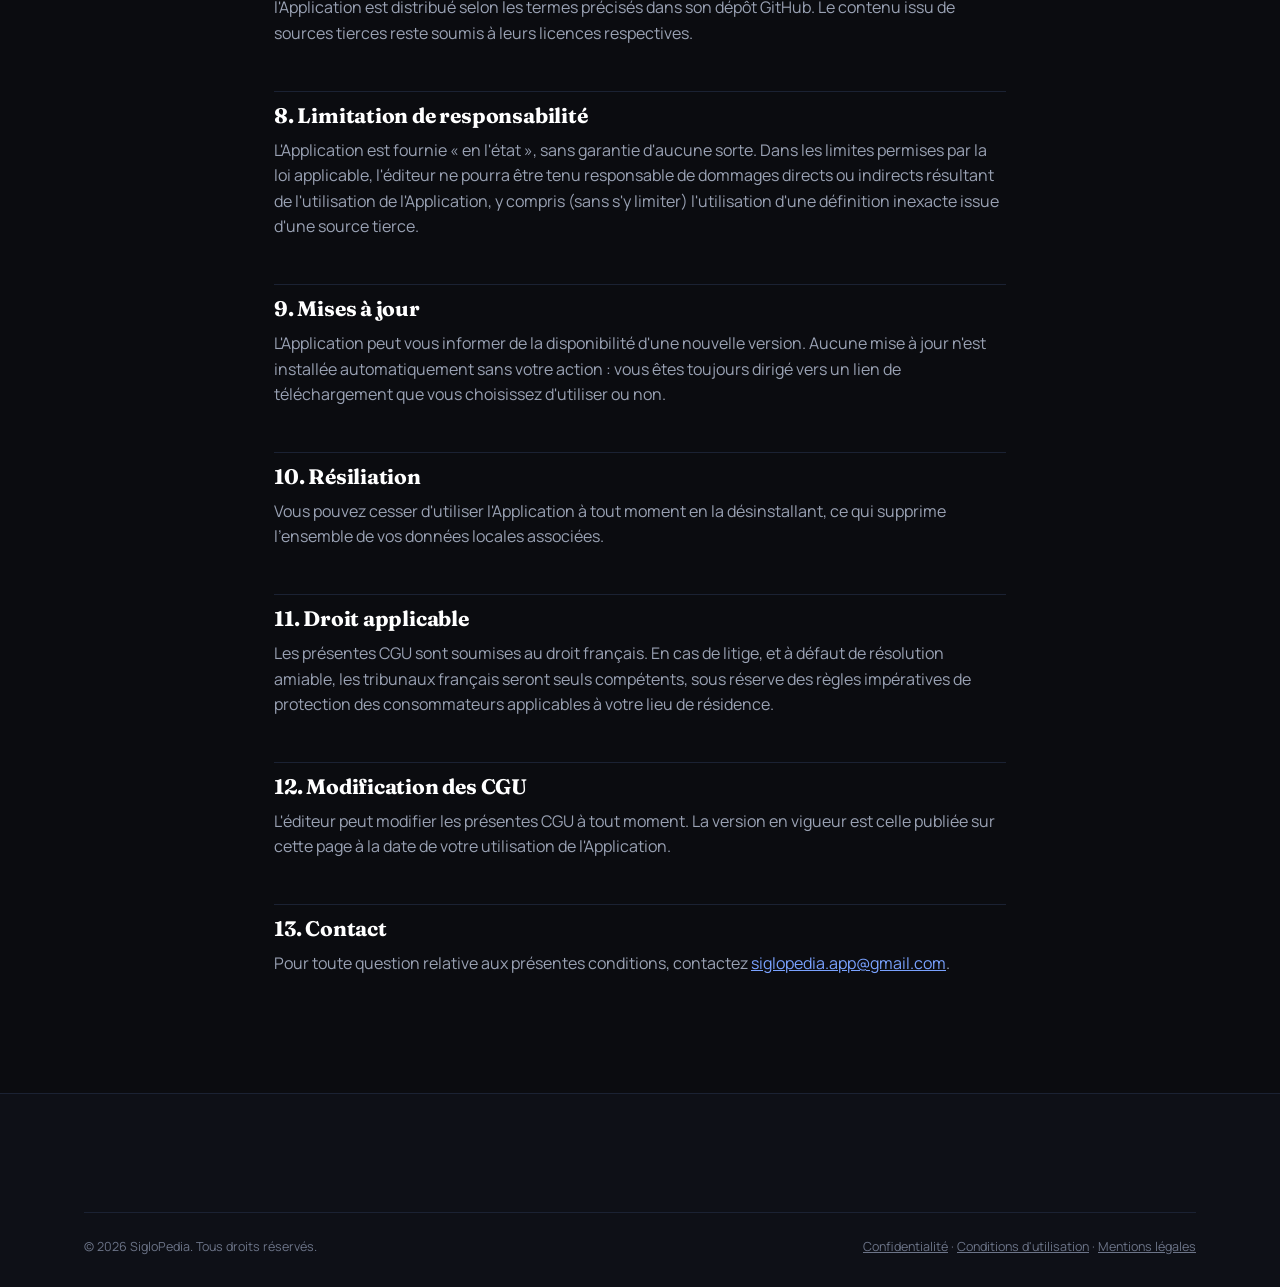
<file: docs/terms.html>
<!doctype html>
<html lang="fr">
<head>
<meta charset="UTF-8">
<meta name="robots" content="noindex, follow">
<meta name="viewport" content="width=device-width, initial-scale=1">
<title>Conditions d'utilisation — SigloPedia</title>
<meta name="description" content="Conditions générales d'utilisation de l'application SigloPedia Desktop et du site associé.">
<meta property="og:site_name" content="SigloPedia">
<link rel="icon" href="favicon.ico" sizes="any">
<link rel="icon" href="assets/favicon-96.png" type="image/png" sizes="96x96">
<link rel="icon" href="assets/favicon-48.png" type="image/png" sizes="48x48">
<link rel="stylesheet" href="css/style.css">
</head>
<body>
<a href="#main" class="skip-link">Aller au contenu principal</a>

<header class="site-header">
  <div class="container">
    <a href="index.html" class="brand">
      <img src="assets/icon-48.png" alt="" width="32" height="32">
      SigloPedia
    </a>
    <nav aria-label="Navigation principale">
      <ul class="nav-links">
        <li><a href="index.html#fonctionnalites">Fonctionnalités</a></li>
        <li><a href="index.html#apercu">Aperçu</a></li>
        <li><a href="index.html#telecharger">Télécharger</a></li>
      </ul>
    </nav>
    <div class="nav-cta">
      <a href="index.html#telecharger" class="btn btn-primary btn-sm">Télécharger</a>
    </div>
    <button class="nav-toggle" aria-label="Ouvrir le menu" aria-expanded="false">☰</button>
  </div>
</header>

<main id="main" class="legal-page">
  <div class="container">
    <a href="index.html" class="back-link">← Retour à l'accueil</a>

    <div class="legal-hero">
      <p class="eyebrow">CGU</p>
      <h1>Conditions générales d'utilisation</h1>
      <p class="updated">Dernière mise à jour : à compléter par l'éditeur avant publication</p>
    </div>

    <h2>1. Objet</h2>
    <p>
      Les présentes conditions générales d'utilisation (CGU) régissent l'utilisation du site
      web SigloPedia et de l'application de bureau <strong>SigloPedia Desktop</strong>
      (ci-après « l'Application »). En téléchargeant, installant ou utilisant l'Application,
      vous acceptez les présentes CGU sans réserve.
    </p>

    <h2>2. Description du service</h2>
    <p>
      SigloPedia Desktop est un dictionnaire de sigles et acronymes pour Windows, fournissant
      une recherche locale hors-ligne et, de manière optionnelle, un enrichissement des
      résultats via des sources en ligne publiques (Wikidata, Wiktionnaire).
    </p>

    <h2>3. Licence d'utilisation</h2>
    <p>
      L'Application est fournie <strong>gratuitement</strong> pour un usage personnel ou
      professionnel. Sauf mention contraire dans le dépôt de code source, vous êtes autorisé à
      installer et utiliser l'Application librement. Toute redistribution modifiée doit
      respecter la licence indiquée dans le dépôt de code source du projet.
    </p>

    <h2>4. Compte utilisateur</h2>
    <p>
      La création d'un compte local est facultative. Si vous créez un compte, vous êtes
      responsable de la confidentialité de votre mot de passe. SigloPedia ne pouvant pas
      récupérer un mot de passe oublié (les données étant stockées localement et non sur un
      serveur), une perte de mot de passe peut entraîner une perte d'accès à vos données
      locales associées à ce compte.
    </p>

    <h2>5. Contenu et sources tierces</h2>
    <p>
      Une partie des définitions présentes dans l'Application provient de sources tierces
      ouvertes (Wikidata, Wiktionnaire, projets Wikimedia), sous licence Creative Commons
      BY-SA. Ce contenu est fourni « en l'état » : bien que des mécanismes de filtrage et de
      déduplication soient appliqués pour améliorer la pertinence des résultats,
      <strong>l'éditeur ne garantit pas l'exactitude, l'exhaustivité ni l'actualité</strong> des
      définitions affichées, notamment celles issues de sources tierces. En cas de doute sur
      une définition, en particulier dans un contexte professionnel, juridique ou académique,
      vérifiez l'information auprès d'une source de référence.
    </p>

    <h2>6. Disponibilité du service</h2>
    <p>
      La recherche locale fonctionne sans connexion internet. La recherche en ligne et la
      vérification des mises à jour dépendent de services tiers (Wikidata, Wiktionnaire,
      GitHub) dont la disponibilité n'est pas garantie par l'éditeur. Une indisponibilité
      temporaire de ces services n'affecte pas le fonctionnement du dictionnaire local.
    </p>

    <h2>7. Propriété intellectuelle</h2>
    <p>
      La marque, le logo et l'identité visuelle « SigloPedia » appartiennent à l'éditeur. Le
      code source de l'Application est distribué selon les termes précisés dans son dépôt
      GitHub. Le contenu issu de sources tierces reste soumis à leurs licences respectives.
    </p>

    <h2>8. Limitation de responsabilité</h2>
    <p>
      L'Application est fournie « en l'état », sans garantie d'aucune sorte. Dans les limites
      permises par la loi applicable, l'éditeur ne pourra être tenu responsable de dommages
      directs ou indirects résultant de l'utilisation de l'Application, y compris (sans s'y
      limiter) l'utilisation d'une définition inexacte issue d'une source tierce.
    </p>

    <h2>9. Mises à jour</h2>
    <p>
      L'Application peut vous informer de la disponibilité d'une nouvelle version. Aucune mise
      à jour n'est installée automatiquement sans votre action : vous êtes toujours dirigé vers
      un lien de téléchargement que vous choisissez d'utiliser ou non.
    </p>

    <h2>10. Résiliation</h2>
    <p>
      Vous pouvez cesser d'utiliser l'Application à tout moment en la désinstallant, ce qui
      supprime l'ensemble de vos données locales associées.
    </p>

    <h2>11. Droit applicable</h2>
    <p>
      Les présentes CGU sont soumises au droit français. En cas de litige, et à défaut de
      résolution amiable, les tribunaux français seront seuls compétents, sous réserve des
      règles impératives de protection des consommateurs applicables à votre lieu de
      résidence.
    </p>

    <h2>12. Modification des CGU</h2>
    <p>
      L'éditeur peut modifier les présentes CGU à tout moment. La version en vigueur est celle
      publiée sur cette page à la date de votre utilisation de l'Application.
    </p>

    <h2>13. Contact</h2>
    <p>
      Pour toute question relative aux présentes conditions, contactez
      <a href="mailto:siglopedia.app@gmail.com">siglopedia.app@gmail.com</a>.
    </p>
  </div>
</main>

<footer class="site-footer">
  <div class="container">
    <div class="footer-bottom">
      <span>© <span data-year>2026</span> SigloPedia. Tous droits réservés.</span>
      <span>
        <a href="privacy.html">Confidentialité</a> ·
        <a href="terms.html">Conditions d'utilisation</a> ·
        <a href="mentions-legales.html">Mentions légales</a>
      </span>
    </div>
  </div>
</footer>

<script src="js/script.js"></script>
</body>
</html>
</file>
<file: css/style.css>
/* ==========================================================================
   SigloPedia — feuille de style du site vitrine
   --------------------------------------------------------------------------
   SYSTÈME DE DESIGN (reflète fidèlement la palette réelle de l'application,
   déclarée dans app/styles.py::DARK — cohérence de marque site ↔ logiciel) :

   Couleur   #0b0c10 fond · #141926 carte · #273046 bordure ·
             #2f7bff bleu marque · #7aa2ff bleu clair · #ffc22e or accent

   Typo      Fraunces  — titres (serif éditoriale, esprit "dictionnaire")
             Manrope   — texte courant, interface
             JetBrains Mono — sigles, étiquettes, données (esprit "code/abréviation")

   Signature "Carte de dictionnaire" qui feuillette de vraies entrées de
             l'application dans le hero (voir .dict-card / js/script.js)
   ========================================================================== */

/* ==========================================================================
   Polices auto-hébergées (aucune requête vers un service tiers — voir
   politique de confidentialité : le site ne fait aucun appel externe).
   ========================================================================== */
@font-face {
  font-family: "Fraunces";
  src: url("../fonts/fraunces-latin-500-normal.woff2") format("woff2");
  font-weight: 500; font-style: normal; font-display: swap;
}
@font-face {
  font-family: "Fraunces";
  src: url("../fonts/fraunces-latin-600-normal.woff2") format("woff2");
  font-weight: 600; font-style: normal; font-display: swap;
}
@font-face {
  font-family: "Fraunces";
  src: url("../fonts/fraunces-latin-700-normal.woff2") format("woff2");
  font-weight: 700; font-style: normal; font-display: swap;
}
@font-face {
  font-family: "Manrope";
  src: url("../fonts/manrope-latin-400-normal.woff2") format("woff2");
  font-weight: 400; font-style: normal; font-display: swap;
}
@font-face {
  font-family: "Manrope";
  src: url("../fonts/manrope-latin-500-normal.woff2") format("woff2");
  font-weight: 500; font-style: normal; font-display: swap;
}
@font-face {
  font-family: "Manrope";
  src: url("../fonts/manrope-latin-600-normal.woff2") format("woff2");
  font-weight: 600; font-style: normal; font-display: swap;
}
@font-face {
  font-family: "Manrope";
  src: url("../fonts/manrope-latin-700-normal.woff2") format("woff2");
  font-weight: 700; font-style: normal; font-display: swap;
}
@font-face {
  font-family: "Manrope";
  src: url("../fonts/manrope-latin-800-normal.woff2") format("woff2");
  font-weight: 800; font-style: normal; font-display: swap;
}
@font-face {
  font-family: "JetBrains Mono";
  src: url("../fonts/jetbrains-mono-latin-400-normal.woff2") format("woff2");
  font-weight: 400; font-style: normal; font-display: swap;
}
@font-face {
  font-family: "JetBrains Mono";
  src: url("../fonts/jetbrains-mono-latin-500-normal.woff2") format("woff2");
  font-weight: 500; font-style: normal; font-display: swap;
}
@font-face {
  font-family: "JetBrains Mono";
  src: url("../fonts/jetbrains-mono-latin-700-normal.woff2") format("woff2");
  font-weight: 700; font-style: normal; font-display: swap;
}

:root {
  --bg: #0b0c10;
  --bg-soft: #0e1017;
  --panel: #11131a;
  --card: #141926;
  --card-2: #171d2c;
  --chip: #1a2132;
  --border: #242c40;
  --border-soft: #1b2233;
  --text: #e6e7eb;
  --muted: #9aa2b4;
  --muted-2: #6c7488;
  --brand: #2f7bff;
  --brand-2: #7aa2ff;
  --gold: #ffc22e;
  --ok: #34d399;

  --serif: "Fraunces", "Iowan Old Style", ui-serif, Georgia, serif;
  --sans: "Manrope", "Segoe UI", system-ui, -apple-system, sans-serif;
  --mono: "JetBrains Mono", "SFMono-Regular", Consolas, monospace;

  --container: 1160px;
  --radius-sm: 10px;
  --radius-md: 16px;
  --radius-lg: 26px;
  --shadow-card: 0 20px 60px -25px rgba(0, 0, 0, 0.6);
  --ease: cubic-bezier(0.16, 1, 0.3, 1);
}

/* -------------------------------------------------------------------- */
/* Reset & base                                                         */
/* -------------------------------------------------------------------- */
*, *::before, *::after { box-sizing: border-box; }
html { scroll-behavior: smooth; }
@media (prefers-reduced-motion: reduce) {
  html { scroll-behavior: auto; }
  *, *::before, *::after {
    animation-duration: 0.001ms !important;
    animation-iteration-count: 1 !important;
    transition-duration: 0.001ms !important;
    scroll-behavior: auto !important;
  }
}

body {
  margin: 0;
  background:
    radial-gradient(1200px 600px at 15% -10%, rgba(47, 123, 255, 0.16), transparent 60%),
    radial-gradient(900px 500px at 100% 0%, rgba(255, 194, 46, 0.08), transparent 55%),
    var(--bg);
  color: var(--text);
  font-family: var(--sans);
  font-size: 16px;
  line-height: 1.6;
  -webkit-font-smoothing: antialiased;
}

img { max-width: 100%; display: block; }
a { color: inherit; }

h1, h2, h3, h4 {
  font-family: var(--serif);
  font-weight: 620;
  line-height: 1.12;
  margin: 0 0 0.5em;
  letter-spacing: -0.01em;
}

p { margin: 0 0 1em; color: var(--muted); }

.container {
  max-width: var(--container);
  margin: 0 auto;
  padding: 0 24px;
}

/* Focus visible partout — accessibilité clavier */
a:focus-visible,
button:focus-visible,
input:focus-visible,
[tabindex]:focus-visible {
  outline: 2px solid var(--brand-2);
  outline-offset: 3px;
  border-radius: 6px;
}

.skip-link {
  position: absolute;
  left: -999px;
  top: auto;
  background: var(--brand);
  color: #fff;
  padding: 12px 18px;
  border-radius: 8px;
  z-index: 999;
  font-weight: 700;
}
.skip-link:focus {
  left: 24px;
  top: 24px;
}

::selection { background: var(--brand); color: #fff; }

/* -------------------------------------------------------------------- */
/* Eyebrow / kicker / mono labels                                       */
/* -------------------------------------------------------------------- */
.eyebrow {
  font-family: var(--mono);
  font-size: 12.5px;
  letter-spacing: 0.14em;
  text-transform: uppercase;
  color: var(--brand-2);
  display: inline-flex;
  align-items: center;
  gap: 8px;
  margin-bottom: 14px;
}
.eyebrow::before {
  content: "";
  width: 7px;
  height: 7px;
  border-radius: 50%;
  background: var(--gold);
  box-shadow: 0 0 0 3px rgba(255, 194, 46, 0.18);
}

.tag {
  font-family: var(--mono);
  font-size: 12px;
  color: var(--muted);
  background: var(--chip);
  border: 1px solid var(--border);
  padding: 3px 9px;
  border-radius: 999px;
  white-space: nowrap;
}

/* -------------------------------------------------------------------- */
/* Buttons                                                              */
/* -------------------------------------------------------------------- */
.btn {
  display: inline-flex;
  align-items: center;
  justify-content: center;
  gap: 10px;
  font-family: var(--sans);
  font-weight: 700;
  font-size: 15px;
  text-decoration: none;
  cursor: pointer;
  border-radius: 12px;
  padding: 14px 24px;
  border: 1px solid transparent;
  transition: transform 0.2s var(--ease), box-shadow 0.2s var(--ease), background 0.2s var(--ease), border-color .2s var(--ease);
}
.btn:active { transform: translateY(1px); }

.btn-primary {
  background: linear-gradient(180deg, #3a86ff, #2166e6);
  color: #fff;
  box-shadow: 0 12px 30px -12px rgba(47, 123, 255, 0.65);
}
.btn-primary:hover {
  transform: translateY(-2px);
  box-shadow: 0 18px 36px -12px rgba(47, 123, 255, 0.8);
}

.btn-ghost {
  background: transparent;
  border-color: var(--border);
  color: var(--text);
}
.btn-ghost:hover {
  border-color: var(--brand-2);
  background: rgba(122, 162, 255, 0.08);
}

.btn-sm { padding: 9px 16px; font-size: 13.5px; border-radius: 10px; }
.btn-block { width: 100%; }

/* -------------------------------------------------------------------- */
/* Header / nav                                                         */
/* -------------------------------------------------------------------- */
.site-header {
  position: sticky;
  top: 0;
  z-index: 100;
  background: rgba(11, 12, 16, 0.78);
  backdrop-filter: blur(14px) saturate(140%);
  -webkit-backdrop-filter: blur(14px) saturate(140%);
  border-bottom: 1px solid var(--border-soft);
}
.site-header .container {
  display: flex;
  align-items: center;
  justify-content: space-between;
  gap: 20px;
  height: 72px;
}
.brand {
  display: flex;
  align-items: center;
  gap: 10px;
  text-decoration: none;
  font-family: var(--serif);
  font-weight: 650;
  font-size: 19px;
  color: var(--text);
}
.brand img { width: 32px; height: 32px; border-radius: 8px; }

.nav-links {
  display: flex;
  align-items: center;
  gap: 30px;
  list-style: none;
  margin: 0;
  padding: 0;
}
.nav-links a {
  text-decoration: none;
  color: var(--muted);
  font-size: 14.5px;
  font-weight: 600;
  transition: color 0.15s;
}
.nav-links a:hover { color: var(--text); }

.nav-cta { display: flex; align-items: center; gap: 12px; }

.nav-toggle {
  display: none;
  background: none;
  border: 1px solid var(--border);
  border-radius: 8px;
  width: 42px;
  height: 42px;
  color: var(--text);
  font-size: 20px;
  cursor: pointer;
}

/* -------------------------------------------------------------------- */
/* Hero                                                                  */
/* -------------------------------------------------------------------- */
.hero {
  padding: 84px 0 60px;
}
.hero .container {
  display: grid;
  grid-template-columns: 1.05fr 0.95fr;
  gap: 56px;
  align-items: center;
}
.hero h1 {
  font-size: clamp(34px, 4.6vw, 54px);
  color: #fff;
}
.hero h1 em {
  font-style: normal;
  background: linear-gradient(100deg, var(--brand-2), var(--gold) 85%);
  -webkit-background-clip: text;
  background-clip: text;
  color: transparent;
}
.hero-sub {
  font-size: 17.5px;
  max-width: 46ch;
  color: var(--muted);
}
.hero-cta-row {
  display: flex;
  align-items: center;
  gap: 16px;
  flex-wrap: wrap;
  margin: 30px 0 18px;
}
.hero-meta {
  font-family: var(--mono);
  font-size: 12.5px;
  color: var(--muted-2);
  display: flex;
  gap: 18px;
  flex-wrap: wrap;
}
.hero-meta span { display: inline-flex; align-items: center; gap: 6px; }

.trust-row {
  margin-top: 40px;
  display: flex;
  gap: 34px;
  flex-wrap: wrap;
}
.trust-row .stat b {
  font-family: var(--serif);
  font-size: 26px;
  color: #fff;
  display: block;
}
.trust-row .stat span {
  font-size: 12.5px;
  color: var(--muted-2);
  font-family: var(--mono);
  letter-spacing: 0.03em;
}

/* --- Signature element : carte de dictionnaire qui feuillette --- */
.dict-card-wrap {
  position: relative;
  display: flex;
  justify-content: center;
}
.dict-card {
  width: 100%;
  max-width: 380px;
  background: linear-gradient(180deg, var(--card-2), var(--card));
  border: 1px solid var(--border);
  border-radius: var(--radius-lg);
  padding: 30px 30px 26px;
  box-shadow: var(--shadow-card);
  position: relative;
  overflow: hidden;
}
.dict-card::before {
  content: "";
  position: absolute;
  inset: 0;
  background: linear-gradient(135deg, rgba(122,162,255,0.10), transparent 45%);
  pointer-events: none;
}
.dict-card-index {
  font-family: var(--mono);
  font-size: 11.5px;
  color: var(--muted-2);
  letter-spacing: 0.08em;
}
.dict-card-head {
  display: flex;
  align-items: baseline;
  gap: 12px;
  margin: 10px 0 4px;
}
.dict-card-acr {
  font-family: var(--mono);
  font-weight: 700;
  font-size: 40px;
  color: var(--brand-2);
  letter-spacing: 0.01em;
}
.dict-card-cat {
  font-size: 11.5px;
  color: var(--gold);
  font-family: var(--mono);
  background: rgba(255, 194, 46, 0.1);
  border: 1px solid rgba(255, 194, 46, 0.28);
  padding: 3px 8px;
  border-radius: 999px;
  white-space: nowrap;
}
.dict-card-name {
  font-family: var(--serif);
  font-size: 21px;
  font-weight: 600;
  color: #fff;
  margin: 6px 0 10px;
}
.dict-card-def {
  color: var(--muted);
  font-size: 14.5px;
  min-height: 66px;
}
.dict-card-foot {
  display: flex;
  align-items: center;
  justify-content: space-between;
  margin-top: 18px;
  padding-top: 16px;
  border-top: 1px solid var(--border-soft);
}
.dict-card-dots {
  display: flex;
  gap: 6px;
}
.dict-card-dots span {
  width: 6px;
  height: 6px;
  border-radius: 50%;
  background: var(--border);
  transition: background 0.3s, transform 0.3s;
}
.dict-card-dots span.active {
  background: var(--brand-2);
  transform: scale(1.35);
}
.dict-card-src {
  font-family: var(--mono);
  font-size: 11px;
  color: var(--muted-2);
}
.dict-card-glow {
  position: absolute;
  width: 260px;
  height: 260px;
  background: radial-gradient(circle, rgba(47,123,255,0.35), transparent 70%);
  filter: blur(10px);
  top: -80px;
  right: -100px;
  z-index: -1;
}

/* -------------------------------------------------------------------- */
/* Sections générales                                                    */
/* -------------------------------------------------------------------- */
section { padding: 88px 0; }
.section-head {
  max-width: 640px;
  margin: 0 0 48px;
}
.section-head.center { margin-left: auto; margin-right: auto; text-align: center; }
.section-head h2 { font-size: clamp(26px, 3vw, 36px); color: #fff; }

.reveal {
  opacity: 0;
  transform: translateY(18px);
  transition: opacity 0.7s var(--ease), transform 0.7s var(--ease);
}
.reveal.is-visible { opacity: 1; transform: translateY(0); }

/* -------------------------------------------------------------------- */
/* Showcase (capture d'écran encadrée)                                  */
/* -------------------------------------------------------------------- */
.showcase-frame {
  border-radius: var(--radius-lg);
  border: 1px solid var(--border);
  background: var(--panel);
  box-shadow: var(--shadow-card);
  overflow: hidden;
}
.showcase-bar {
  display: flex;
  align-items: center;
  gap: 8px;
  padding: 13px 16px;
  background: var(--card);
  border-bottom: 1px solid var(--border-soft);
}
.showcase-bar span {
  width: 11px; height: 11px; border-radius: 50%;
  background: var(--border);
}
.showcase-bar span:nth-child(1) { background: #ff5f56; }
.showcase-bar span:nth-child(2) { background: #ffbd2e; }
.showcase-bar span:nth-child(3) { background: #27c93f; }
.showcase-title {
  margin-left: 8px;
  font-family: var(--mono);
  font-size: 12px;
  color: var(--muted-2);
}
.showcase-frame img { width: 100%; }

.gallery-strip {
  display: grid;
  grid-template-columns: 1.5fr 1fr;
  gap: 22px;
  margin-top: 22px;
}
.gallery-strip .showcase-frame img { width: 100%; height: 100%; object-fit: cover; }

/* -------------------------------------------------------------------- */
/* Features — présentées comme des "sens" de dictionnaire                */
/* -------------------------------------------------------------------- */
.feature-grid {
  display: grid;
  grid-template-columns: repeat(2, 1fr);
  gap: 1px;
  background: var(--border-soft);
  border: 1px solid var(--border-soft);
  border-radius: var(--radius-md);
  overflow: hidden;
}
.feature {
  background: var(--panel);
  padding: 30px 32px;
  transition: background 0.25s;
}
.feature:hover { background: var(--card); }
.feature-tag {
  font-family: var(--mono);
  font-size: 11.5px;
  color: var(--brand-2);
  border: 1px solid rgba(122,162,255,0.35);
  background: rgba(122,162,255,0.08);
  padding: 2px 8px;
  border-radius: 6px;
  display: inline-block;
  margin-bottom: 14px;
}
.feature h3 {
  font-size: 18.5px;
  color: #fff;
  margin-bottom: 8px;
}
.feature p { margin: 0; font-size: 14.5px; }

/* -------------------------------------------------------------------- */
/* Étapes d'installation (numérotation façon "sens de dictionnaire")     */
/* -------------------------------------------------------------------- */
.steps {
  display: grid;
  grid-template-columns: repeat(3, 1fr);
  gap: 28px;
}
.step {
  border: 1px solid var(--border);
  border-radius: var(--radius-md);
  padding: 28px;
  background: var(--panel);
  position: relative;
}
.step-num {
  font-family: var(--serif);
  font-size: 42px;
  color: var(--brand-2);
  opacity: 0.5;
  line-height: 1;
  margin-bottom: 14px;
}
.step h3 { font-size: 17px; color: #fff; margin-bottom: 8px; }
.step p { font-size: 14px; margin: 0; }
.step code {
  font-family: var(--mono);
  font-size: 12.5px;
  background: var(--chip);
  border: 1px solid var(--border);
  padding: 2px 6px;
  border-radius: 5px;
  color: var(--gold);
}

/* -------------------------------------------------------------------- */
/* Téléchargement                                                        */
/* -------------------------------------------------------------------- */
.download-panel {
  border: 1px solid var(--border);
  border-radius: var(--radius-lg);
  background: linear-gradient(155deg, var(--card-2), var(--panel));
  padding: 48px;
  display: grid;
  grid-template-columns: 1.2fr 1fr;
  gap: 40px;
  align-items: center;
  box-shadow: var(--shadow-card);
}
.download-panel h2 { color: #fff; font-size: 28px; }
.spec-list {
  list-style: none;
  margin: 22px 0 0;
  padding: 0;
  display: grid;
  grid-template-columns: 1fr 1fr;
  gap: 12px 20px;
  font-size: 13.5px;
}
.spec-list li {
  display: flex;
  justify-content: space-between;
  border-bottom: 1px dashed var(--border-soft);
  padding-bottom: 8px;
  color: var(--muted);
}
.spec-list b { color: var(--text); font-weight: 600; font-family: var(--mono); font-size: 12.5px; }

.download-card {
  background: var(--card);
  border: 1px solid var(--border);
  border-radius: var(--radius-md);
  padding: 30px;
  text-align: center;
}
.download-card .win-icon {
  width: 46px; height: 46px;
  margin: 0 auto 14px;
  color: var(--brand-2);
}
.download-card small {
  display: block;
  margin-top: 14px;
  color: var(--muted-2);
  font-family: var(--mono);
  font-size: 11.5px;
}
.alt-downloads {
  margin-top: 16px;
  display: flex;
  justify-content: center;
  gap: 14px;
  font-size: 13px;
}
.alt-downloads a { color: var(--brand-2); text-decoration: none; }
.alt-downloads a:hover { text-decoration: underline; }

/* -------------------------------------------------------------------- */
/* Bandeau confiance / open-source / confidentialité                     */
/* -------------------------------------------------------------------- */
.trust-strip {
  display: grid;
  grid-template-columns: repeat(3, 1fr);
  gap: 24px;
}
.trust-item {
  border: 1px solid var(--border-soft);
  border-radius: var(--radius-md);
  padding: 26px;
}
.trust-item h3 { font-size: 16px; color: #fff; margin-bottom: 6px; }
.trust-item p { font-size: 13.5px; margin: 0; }

/* -------------------------------------------------------------------- */
/* Footer                                                                */
/* -------------------------------------------------------------------- */
.site-footer {
  border-top: 1px solid var(--border-soft);
  padding: 64px 0 30px;
  background: var(--bg-soft);
}
.footer-grid {
  display: grid;
  grid-template-columns: 1.4fr 1fr 1fr 1fr;
  gap: 40px;
}
.footer-brand {
  display: flex;
  align-items: center;
  gap: 10px;
  font-family: var(--serif);
  font-weight: 650;
  font-size: 18px;
  color: #fff;
  text-decoration: none;
  margin-bottom: 12px;
}
.footer-brand img { width: 28px; height: 28px; border-radius: 7px; }
.footer-desc { font-size: 13.5px; max-width: 32ch; }
.footer-col h4 {
  font-family: var(--sans);
  font-size: 12.5px;
  text-transform: uppercase;
  letter-spacing: 0.08em;
  color: var(--muted-2);
  margin-bottom: 14px;
}
.footer-col ul { list-style: none; margin: 0; padding: 0; }
.footer-col li { margin-bottom: 10px; }
.footer-col a {
  color: var(--muted);
  text-decoration: none;
  font-size: 14px;
}
.footer-col a:hover { color: var(--text); }

.footer-bottom {
  margin-top: 54px;
  padding-top: 24px;
  border-top: 1px solid var(--border-soft);
  display: flex;
  justify-content: space-between;
  flex-wrap: wrap;
  gap: 12px;
  font-size: 12.5px;
  color: var(--muted-2);
}
.footer-bottom a { color: var(--muted-2); text-decoration: underline; }

/* -------------------------------------------------------------------- */
/* Pages légales (privacy / terms / legal)                               */
/* -------------------------------------------------------------------- */
.legal-page { padding: 60px 0 100px; }
.legal-page .container { max-width: 780px; }
.legal-hero { margin-bottom: 40px; }
.legal-hero p.updated {
  font-family: var(--mono);
  font-size: 12.5px;
  color: var(--muted-2);
}
.legal-page h2 {
  font-size: 21px;
  color: #fff;
  margin-top: 44px;
  padding-top: 12px;
  border-top: 1px solid var(--border-soft);
}
.legal-page h2:first-of-type { border-top: none; margin-top: 0; }
.legal-page ul { color: var(--muted); padding-left: 22px; }
.legal-page li { margin-bottom: 8px; }
.legal-page a { color: var(--brand-2); }
.callout {
  background: var(--card);
  border: 1px solid var(--border);
  border-left: 3px solid var(--brand);
  border-radius: 10px;
  padding: 16px 20px;
  font-size: 14px;
  margin: 20px 0;
}
.back-link {
  display: inline-flex;
  align-items: center;
  gap: 8px;
  color: var(--muted);
  text-decoration: none;
  font-size: 13.5px;
  margin-bottom: 30px;
}
.back-link:hover { color: var(--text); }

/* -------------------------------------------------------------------- */
/* Responsive                                                            */
/* -------------------------------------------------------------------- */
@media (max-width: 980px) {
  .hero .container { grid-template-columns: 1fr; }
  .dict-card-wrap { order: -1; }
  .feature-grid { grid-template-columns: 1fr; }
  .steps { grid-template-columns: 1fr; }
  .download-panel { grid-template-columns: 1fr; padding: 34px; }
  .footer-grid { grid-template-columns: 1fr 1fr; }
  .gallery-strip { grid-template-columns: 1fr; }
  .trust-strip { grid-template-columns: 1fr; }
}

@media (max-width: 720px) {
  .nav-links, .nav-cta .btn-ghost { display: none; }
  .nav-toggle { display: block; }
  .site-header.nav-open .nav-links {
    display: flex;
    position: absolute;
    top: 72px; left: 0; right: 0;
    background: var(--panel);
    border-bottom: 1px solid var(--border);
    flex-direction: column;
    padding: 20px 24px;
    gap: 18px;
  }
  section { padding: 60px 0; }
  .hero { padding: 50px 0 40px; }
  .spec-list { grid-template-columns: 1fr; }
  .footer-grid { grid-template-columns: 1fr; gap: 30px; }
  .footer-bottom { flex-direction: column; }
}
</file>
<file: docs/css/style.css>
/* ==========================================================================
   SigloPedia — feuille de style du site vitrine
   --------------------------------------------------------------------------
   SYSTÈME DE DESIGN (reflète fidèlement la palette réelle de l'application,
   déclarée dans app/styles.py::DARK — cohérence de marque site ↔ logiciel) :

   Couleur   #0b0c10 fond · #141926 carte · #273046 bordure ·
             #2f7bff bleu marque · #7aa2ff bleu clair · #ffc22e or accent

   Typo      Fraunces  — titres (serif éditoriale, esprit "dictionnaire")
             Manrope   — texte courant, interface
             JetBrains Mono — sigles, étiquettes, données (esprit "code/abréviation")

   Signature "Carte de dictionnaire" qui feuillette de vraies entrées de
             l'application dans le hero (voir .dict-card / js/script.js)
   ========================================================================== */

/* ==========================================================================
   Polices auto-hébergées (aucune requête vers un service tiers — voir
   politique de confidentialité : le site ne fait aucun appel externe).
   ========================================================================== */
@font-face {
  font-family: "Fraunces";
  src: url("../fonts/fraunces-latin-500-normal.woff2") format("woff2");
  font-weight: 500; font-style: normal; font-display: swap;
}
@font-face {
  font-family: "Fraunces";
  src: url("../fonts/fraunces-latin-600-normal.woff2") format("woff2");
  font-weight: 600; font-style: normal; font-display: swap;
}
@font-face {
  font-family: "Fraunces";
  src: url("../fonts/fraunces-latin-700-normal.woff2") format("woff2");
  font-weight: 700; font-style: normal; font-display: swap;
}
@font-face {
  font-family: "Manrope";
  src: url("../fonts/manrope-latin-400-normal.woff2") format("woff2");
  font-weight: 400; font-style: normal; font-display: swap;
}
@font-face {
  font-family: "Manrope";
  src: url("../fonts/manrope-latin-500-normal.woff2") format("woff2");
  font-weight: 500; font-style: normal; font-display: swap;
}
@font-face {
  font-family: "Manrope";
  src: url("../fonts/manrope-latin-600-normal.woff2") format("woff2");
  font-weight: 600; font-style: normal; font-display: swap;
}
@font-face {
  font-family: "Manrope";
  src: url("../fonts/manrope-latin-700-normal.woff2") format("woff2");
  font-weight: 700; font-style: normal; font-display: swap;
}
@font-face {
  font-family: "Manrope";
  src: url("../fonts/manrope-latin-800-normal.woff2") format("woff2");
  font-weight: 800; font-style: normal; font-display: swap;
}
@font-face {
  font-family: "JetBrains Mono";
  src: url("../fonts/jetbrains-mono-latin-400-normal.woff2") format("woff2");
  font-weight: 400; font-style: normal; font-display: swap;
}
@font-face {
  font-family: "JetBrains Mono";
  src: url("../fonts/jetbrains-mono-latin-500-normal.woff2") format("woff2");
  font-weight: 500; font-style: normal; font-display: swap;
}
@font-face {
  font-family: "JetBrains Mono";
  src: url("../fonts/jetbrains-mono-latin-700-normal.woff2") format("woff2");
  font-weight: 700; font-style: normal; font-display: swap;
}

:root {
  --bg: #0b0c10;
  --bg-soft: #0e1017;
  --panel: #11131a;
  --card: #141926;
  --card-2: #171d2c;
  --chip: #1a2132;
  --border: #242c40;
  --border-soft: #1b2233;
  --text: #e6e7eb;
  --muted: #9aa2b4;
  --muted-2: #6c7488;
  --brand: #2f7bff;
  --brand-2: #7aa2ff;
  --gold: #ffc22e;
  --ok: #34d399;

  --serif: "Fraunces", "Iowan Old Style", ui-serif, Georgia, serif;
  --sans: "Manrope", "Segoe UI", system-ui, -apple-system, sans-serif;
  --mono: "JetBrains Mono", "SFMono-Regular", Consolas, monospace;

  --container: 1160px;
  --radius-sm: 10px;
  --radius-md: 16px;
  --radius-lg: 26px;
  --shadow-card: 0 20px 60px -25px rgba(0, 0, 0, 0.6);
  --ease: cubic-bezier(0.16, 1, 0.3, 1);
}

/* -------------------------------------------------------------------- */
/* Reset & base                                                         */
/* -------------------------------------------------------------------- */
*, *::before, *::after { box-sizing: border-box; }
html { scroll-behavior: smooth; }
@media (prefers-reduced-motion: reduce) {
  html { scroll-behavior: auto; }
  *, *::before, *::after {
    animation-duration: 0.001ms !important;
    animation-iteration-count: 1 !important;
    transition-duration: 0.001ms !important;
    scroll-behavior: auto !important;
  }
}

body {
  margin: 0;
  background:
    radial-gradient(1200px 600px at 15% -10%, rgba(47, 123, 255, 0.16), transparent 60%),
    radial-gradient(900px 500px at 100% 0%, rgba(255, 194, 46, 0.08), transparent 55%),
    var(--bg);
  color: var(--text);
  font-family: var(--sans);
  font-size: 16px;
  line-height: 1.6;
  -webkit-font-smoothing: antialiased;
}

img { max-width: 100%; display: block; }
a { color: inherit; }

h1, h2, h3, h4 {
  font-family: var(--serif);
  font-weight: 620;
  line-height: 1.12;
  margin: 0 0 0.5em;
  letter-spacing: -0.01em;
}

p { margin: 0 0 1em; color: var(--muted); }

.container {
  max-width: var(--container);
  margin: 0 auto;
  padding: 0 24px;
}

/* Focus visible partout — accessibilité clavier */
a:focus-visible,
button:focus-visible,
input:focus-visible,
[tabindex]:focus-visible {
  outline: 2px solid var(--brand-2);
  outline-offset: 3px;
  border-radius: 6px;
}

.skip-link {
  position: absolute;
  left: -999px;
  top: auto;
  background: var(--brand);
  color: #fff;
  padding: 12px 18px;
  border-radius: 8px;
  z-index: 999;
  font-weight: 700;
}
.skip-link:focus {
  left: 24px;
  top: 24px;
}

::selection { background: var(--brand); color: #fff; }

/* -------------------------------------------------------------------- */
/* Eyebrow / kicker / mono labels                                       */
/* -------------------------------------------------------------------- */
.eyebrow {
  font-family: var(--mono);
  font-size: 12.5px;
  letter-spacing: 0.14em;
  text-transform: uppercase;
  color: var(--brand-2);
  display: inline-flex;
  align-items: center;
  gap: 8px;
  margin-bottom: 14px;
}
.eyebrow::before {
  content: "";
  width: 7px;
  height: 7px;
  border-radius: 50%;
  background: var(--gold);
  box-shadow: 0 0 0 3px rgba(255, 194, 46, 0.18);
}

.tag {
  font-family: var(--mono);
  font-size: 12px;
  color: var(--muted);
  background: var(--chip);
  border: 1px solid var(--border);
  padding: 3px 9px;
  border-radius: 999px;
  white-space: nowrap;
}

/* -------------------------------------------------------------------- */
/* Buttons                                                              */
/* -------------------------------------------------------------------- */
.btn {
  display: inline-flex;
  align-items: center;
  justify-content: center;
  gap: 10px;
  font-family: var(--sans);
  font-weight: 700;
  font-size: 15px;
  text-decoration: none;
  cursor: pointer;
  border-radius: 12px;
  padding: 14px 24px;
  border: 1px solid transparent;
  transition: transform 0.2s var(--ease), box-shadow 0.2s var(--ease), background 0.2s var(--ease), border-color .2s var(--ease);
}
.btn:active { transform: translateY(1px); }

.btn-primary {
  background: linear-gradient(180deg, #3a86ff, #2166e6);
  color: #fff;
  box-shadow: 0 12px 30px -12px rgba(47, 123, 255, 0.65);
}
.btn-primary:hover {
  transform: translateY(-2px);
  box-shadow: 0 18px 36px -12px rgba(47, 123, 255, 0.8);
}

.btn-ghost {
  background: transparent;
  border-color: var(--border);
  color: var(--text);
}
.btn-ghost:hover {
  border-color: var(--brand-2);
  background: rgba(122, 162, 255, 0.08);
}

.btn-sm { padding: 9px 16px; font-size: 13.5px; border-radius: 10px; }
.btn-block { width: 100%; }

/* -------------------------------------------------------------------- */
/* Header / nav                                                         */
/* -------------------------------------------------------------------- */
.site-header {
  position: sticky;
  top: 0;
  z-index: 100;
  background: rgba(11, 12, 16, 0.78);
  backdrop-filter: blur(14px) saturate(140%);
  -webkit-backdrop-filter: blur(14px) saturate(140%);
  border-bottom: 1px solid var(--border-soft);
}
.site-header .container {
  display: flex;
  align-items: center;
  justify-content: space-between;
  gap: 20px;
  height: 72px;
}
.brand {
  display: flex;
  align-items: center;
  gap: 10px;
  text-decoration: none;
  font-family: var(--serif);
  font-weight: 650;
  font-size: 19px;
  color: var(--text);
}
.brand img { width: 32px; height: 32px; border-radius: 8px; }

.nav-links {
  display: flex;
  align-items: center;
  gap: 30px;
  list-style: none;
  margin: 0;
  padding: 0;
}
.nav-links a {
  text-decoration: none;
  color: var(--muted);
  font-size: 14.5px;
  font-weight: 600;
  transition: color 0.15s;
}
.nav-links a:hover { color: var(--text); }

.nav-cta { display: flex; align-items: center; gap: 12px; }

.nav-toggle {
  display: none;
  background: none;
  border: 1px solid var(--border);
  border-radius: 8px;
  width: 44px;
  height: 44px;
  color: var(--text);
  font-size: 20px;
  cursor: pointer;
}

/* -------------------------------------------------------------------- */
/* Hero                                                                  */
/* -------------------------------------------------------------------- */
.hero {
  padding: 84px 0 60px;
}
.hero .container {
  display: grid;
  grid-template-columns: 1.05fr 0.95fr;
  gap: 56px;
  align-items: center;
}
.hero h1 {
  font-size: clamp(34px, 4.6vw, 54px);
  color: #fff;
}
.hero h1 em {
  font-style: normal;
  background: linear-gradient(100deg, var(--brand-2), var(--gold) 85%);
  -webkit-background-clip: text;
  background-clip: text;
  color: transparent;
}
.hero-sub {
  font-size: 17.5px;
  max-width: 46ch;
  color: var(--muted);
}
.hero-cta-row {
  display: flex;
  align-items: center;
  gap: 16px;
  flex-wrap: wrap;
  margin: 30px 0 18px;
}
.hero-meta {
  font-family: var(--mono);
  font-size: 12.5px;
  color: var(--muted-2);
  display: flex;
  gap: 18px;
  flex-wrap: wrap;
}
.hero-meta span { display: inline-flex; align-items: center; gap: 6px; }

.trust-row {
  margin-top: 40px;
  display: flex;
  gap: 34px;
  flex-wrap: wrap;
}
.trust-row .stat b {
  font-family: var(--serif);
  font-size: 26px;
  color: #fff;
  display: block;
}
.trust-row .stat span {
  font-size: 12.5px;
  color: var(--muted-2);
  font-family: var(--mono);
  letter-spacing: 0.03em;
}

/* --- Signature element : carte de dictionnaire qui feuillette --- */
.dict-card-wrap {
  position: relative;
  display: flex;
  justify-content: center;
}
.dict-card {
  width: 100%;
  max-width: 380px;
  background: linear-gradient(180deg, var(--card-2), var(--card));
  border: 1px solid var(--border);
  border-radius: var(--radius-lg);
  padding: 30px 30px 26px;
  box-shadow: var(--shadow-card);
  position: relative;
  overflow: hidden;
}
.dict-card::before {
  content: "";
  position: absolute;
  inset: 0;
  background: linear-gradient(135deg, rgba(122,162,255,0.10), transparent 45%);
  pointer-events: none;
}
.dict-card-index {
  font-family: var(--mono);
  font-size: 11.5px;
  color: var(--muted-2);
  letter-spacing: 0.08em;
}
.dict-card-head {
  display: flex;
  align-items: baseline;
  gap: 12px;
  margin: 10px 0 4px;
}
.dict-card-acr {
  font-family: var(--mono);
  font-weight: 700;
  font-size: 40px;
  color: var(--brand-2);
  letter-spacing: 0.01em;
}
.dict-card-cat {
  font-size: 11.5px;
  color: var(--gold);
  font-family: var(--mono);
  background: rgba(255, 194, 46, 0.1);
  border: 1px solid rgba(255, 194, 46, 0.28);
  padding: 3px 8px;
  border-radius: 999px;
  white-space: nowrap;
}
.dict-card-name {
  font-family: var(--serif);
  font-size: 21px;
  font-weight: 600;
  color: #fff;
  margin: 6px 0 10px;
}
.dict-card-def {
  color: var(--muted);
  font-size: 14.5px;
  min-height: 66px;
}
.dict-card-foot {
  display: flex;
  align-items: center;
  justify-content: space-between;
  margin-top: 18px;
  padding-top: 16px;
  border-top: 1px solid var(--border-soft);
}
.dict-card-dots {
  display: flex;
  gap: 6px;
}
.dict-card-dots span {
  width: 6px;
  height: 6px;
  border-radius: 50%;
  background: var(--border);
  transition: background 0.3s, transform 0.3s;
  /* Zone cliquable/tactile agrandie sans changer la taille visuelle du
     point (important au doigt sur mobile, où 6px est trop petit à viser). */
  padding: 7px;
  margin: -7px;
  background-clip: content-box;
  box-sizing: content-box;
}
.dict-card-dots span.active {
  background: var(--brand-2);
  transform: scale(1.35);
}
.dict-card-src {
  font-family: var(--mono);
  font-size: 11px;
  color: var(--muted-2);
}
.dict-card-glow {
  position: absolute;
  width: 260px;
  height: 260px;
  background: radial-gradient(circle, rgba(47,123,255,0.35), transparent 70%);
  filter: blur(10px);
  top: -80px;
  right: -100px;
  z-index: -1;
}

/* -------------------------------------------------------------------- */
/* Sections générales                                                    */
/* -------------------------------------------------------------------- */
section { padding: 88px 0; }
.section-head {
  max-width: 640px;
  margin: 0 0 48px;
}
.section-head.center { margin-left: auto; margin-right: auto; text-align: center; }
.section-head h2 { font-size: clamp(26px, 3vw, 36px); color: #fff; }

.reveal {
  opacity: 0;
  transform: translateY(18px);
  transition: opacity 0.7s var(--ease), transform 0.7s var(--ease);
}
.reveal.is-visible { opacity: 1; transform: translateY(0); }

/* -------------------------------------------------------------------- */
/* Showcase (capture d'écran encadrée)                                  */
/* -------------------------------------------------------------------- */
.showcase-frame {
  border-radius: var(--radius-lg);
  border: 1px solid var(--border);
  background: var(--panel);
  box-shadow: var(--shadow-card);
  overflow: hidden;
}
.showcase-bar {
  display: flex;
  align-items: center;
  gap: 8px;
  padding: 13px 16px;
  background: var(--card);
  border-bottom: 1px solid var(--border-soft);
}
.showcase-bar span {
  width: 11px; height: 11px; border-radius: 50%;
  background: var(--border);
}
.showcase-bar span:nth-child(1) { background: #ff5f56; }
.showcase-bar span:nth-child(2) { background: #ffbd2e; }
.showcase-bar span:nth-child(3) { background: #27c93f; }
.showcase-title {
  margin-left: 8px;
  font-family: var(--mono);
  font-size: 12px;
  color: var(--muted-2);
}
.showcase-frame img { width: 100%; }

.gallery-strip {
  display: grid;
  grid-template-columns: 1.5fr 1fr;
  gap: 22px;
  margin-top: 22px;
}
.gallery-strip .showcase-frame img { width: 100%; height: 100%; object-fit: cover; }

/* -------------------------------------------------------------------- */
/* Features — présentées comme des "sens" de dictionnaire                */
/* -------------------------------------------------------------------- */
.feature-grid {
  display: grid;
  grid-template-columns: repeat(2, 1fr);
  gap: 1px;
  background: var(--border-soft);
  border: 1px solid var(--border-soft);
  border-radius: var(--radius-md);
  overflow: hidden;
}
.feature {
  background: var(--panel);
  padding: 30px 32px;
  transition: background 0.25s;
}
.feature:hover { background: var(--card); }
.feature-tag {
  font-family: var(--mono);
  font-size: 11.5px;
  color: var(--brand-2);
  border: 1px solid rgba(122,162,255,0.35);
  background: rgba(122,162,255,0.08);
  padding: 2px 8px;
  border-radius: 6px;
  display: inline-block;
  margin-bottom: 14px;
}
.feature h3 {
  font-size: 18.5px;
  color: #fff;
  margin-bottom: 8px;
}
.feature p { margin: 0; font-size: 14.5px; }

/* -------------------------------------------------------------------- */
/* Étapes d'installation (numérotation façon "sens de dictionnaire")     */
/* -------------------------------------------------------------------- */
.steps {
  display: grid;
  grid-template-columns: repeat(auto-fit, minmax(230px, 1fr));
  gap: 28px;
}
.step {
  border: 1px solid var(--border);
  border-radius: var(--radius-md);
  padding: 28px;
  background: var(--panel);
  position: relative;
}
.step-num {
  font-family: var(--serif);
  font-size: 42px;
  color: var(--brand-2);
  opacity: 0.5;
  line-height: 1;
  margin-bottom: 14px;
}
.step h3 { font-size: 17px; color: #fff; margin-bottom: 8px; }
.step p { font-size: 14px; margin: 0; }
.step code {
  font-family: var(--mono);
  font-size: 12.5px;
  background: var(--chip);
  border: 1px solid var(--border);
  padding: 2px 6px;
  border-radius: 5px;
  color: var(--gold);
}

/* -------------------------------------------------------------------- */
/* Téléchargement                                                        */
/* -------------------------------------------------------------------- */
.download-panel {
  border: 1px solid var(--border);
  border-radius: var(--radius-lg);
  background: linear-gradient(155deg, var(--card-2), var(--panel));
  padding: 48px;
  display: grid;
  grid-template-columns: 1.2fr 1fr;
  gap: 40px;
  align-items: center;
  box-shadow: var(--shadow-card);
}
.download-panel h2 { color: #fff; font-size: 28px; }
.spec-list {
  list-style: none;
  margin: 22px 0 0;
  padding: 0;
  display: grid;
  grid-template-columns: 1fr 1fr;
  gap: 12px 20px;
  font-size: 13.5px;
}
.spec-list li {
  display: flex;
  justify-content: space-between;
  border-bottom: 1px dashed var(--border-soft);
  padding-bottom: 8px;
  color: var(--muted);
}
.spec-list b { color: var(--text); font-weight: 600; font-family: var(--mono); font-size: 12.5px; }

.download-card {
  background: var(--card);
  border: 1px solid var(--border);
  border-radius: var(--radius-md);
  padding: 30px;
  text-align: center;
}
.download-card .win-icon {
  width: 46px; height: 46px;
  margin: 0 auto 14px;
  color: var(--brand-2);
}
.download-card small {
  display: block;
  margin-top: 14px;
  color: var(--muted-2);
  font-family: var(--mono);
  font-size: 11.5px;
}
.alt-downloads {
  margin-top: 16px;
  display: flex;
  justify-content: center;
  gap: 14px;
  font-size: 13px;
}
.alt-downloads a { color: var(--brand-2); text-decoration: none; }
.alt-downloads a:hover { text-decoration: underline; }

/* -------------------------------------------------------------------- */
/* Bandeau confiance / open-source / confidentialité                     */
/* -------------------------------------------------------------------- */
.trust-strip {
  display: grid;
  grid-template-columns: repeat(auto-fit, minmax(230px, 1fr));
  gap: 24px;
}
.trust-item {
  border: 1px solid var(--border-soft);
  border-radius: var(--radius-md);
  padding: 26px;
}
.trust-item h3 { font-size: 16px; color: #fff; margin-bottom: 6px; }
.trust-item p { font-size: 13.5px; margin: 0; }

/* -------------------------------------------------------------------- */
/* Footer                                                                */
/* -------------------------------------------------------------------- */
.site-footer {
  border-top: 1px solid var(--border-soft);
  padding: 64px 0 30px;
  background: var(--bg-soft);
}
.footer-grid {
  display: grid;
  grid-template-columns: 1.4fr 1fr 1fr 1fr;
  gap: 40px;
}
.footer-brand {
  display: flex;
  align-items: center;
  gap: 10px;
  font-family: var(--serif);
  font-weight: 650;
  font-size: 18px;
  color: #fff;
  text-decoration: none;
  margin-bottom: 12px;
}
.footer-brand img { width: 28px; height: 28px; border-radius: 7px; }
.footer-desc { font-size: 13.5px; max-width: 32ch; }
.footer-col h4 {
  font-family: var(--sans);
  font-size: 12.5px;
  text-transform: uppercase;
  letter-spacing: 0.08em;
  color: var(--muted-2);
  margin-bottom: 14px;
}
.footer-col ul { list-style: none; margin: 0; padding: 0; }
.footer-col li { margin-bottom: 10px; }
.footer-col a {
  color: var(--muted);
  text-decoration: none;
  font-size: 14px;
}
.footer-col a:hover { color: var(--text); }

.footer-bottom {
  margin-top: 54px;
  padding-top: 24px;
  border-top: 1px solid var(--border-soft);
  display: flex;
  justify-content: space-between;
  flex-wrap: wrap;
  gap: 12px;
  font-size: 12.5px;
  color: var(--muted-2);
}
.footer-bottom a { color: var(--muted-2); text-decoration: underline; }

/* -------------------------------------------------------------------- */
/* Pages légales (privacy / terms / legal)                               */
/* -------------------------------------------------------------------- */
.legal-page { padding: 60px 0 100px; }
.legal-page .container { max-width: 780px; }
.legal-hero { margin-bottom: 40px; }
.legal-hero p.updated {
  font-family: var(--mono);
  font-size: 12.5px;
  color: var(--muted-2);
}
.legal-page h2 {
  font-size: 21px;
  color: #fff;
  margin-top: 44px;
  padding-top: 12px;
  border-top: 1px solid var(--border-soft);
}
.legal-page h2:first-of-type { border-top: none; margin-top: 0; }
.legal-page ul { color: var(--muted); padding-left: 22px; }
.legal-page li { margin-bottom: 8px; }
.legal-page a { color: var(--brand-2); }
.callout {
  background: var(--card);
  border: 1px solid var(--border);
  border-left: 3px solid var(--brand);
  border-radius: 10px;
  padding: 16px 20px;
  font-size: 14px;
  margin: 20px 0;
}
.back-link {
  display: inline-flex;
  align-items: center;
  gap: 8px;
  color: var(--muted);
  text-decoration: none;
  font-size: 13.5px;
  margin-bottom: 30px;
}
.back-link:hover { color: var(--text); }

/* -------------------------------------------------------------------- */
/* Responsive                                                            */
/* -------------------------------------------------------------------- */
@media (max-width: 980px) {
  .hero .container { grid-template-columns: 1fr; }
  .dict-card-wrap { order: -1; }
  .download-panel { grid-template-columns: 1fr; padding: 34px; }
  .footer-grid { grid-template-columns: 1fr 1fr; }
}

@media (max-width: 640px) {
  .feature-grid { grid-template-columns: 1fr; }
  .gallery-strip { grid-template-columns: 1fr; }
  /* Sans cette ligne, les images empilées perdent leur hauteur (elles
     héritaient d'une rangée de grille commune en 2 colonnes) et
     disparaissent visuellement sur mobile. */
  .gallery-strip .showcase-frame img { height: auto; }
}

/* Le menu se replie en tiroir mobile dès la tablette (portrait) : avec le
   logo + 4 liens + 2 boutons, l'en-tête devient trop serré entre 720 et
   980px (iPad, tablettes Android courantes) si on garde le menu en ligne
   jusqu'à 720px seulement. */
@media (max-width: 900px) {
  .nav-links { display: none; }
  .nav-cta .btn-ghost,
  .nav-cta #installBtn { display: none; }
  .nav-toggle { display: flex; align-items: center; justify-content: center; }
  .site-header.nav-open .nav-links {
    display: flex;
    position: absolute;
    top: 72px; left: 0; right: 0;
    background: var(--panel);
    border-bottom: 1px solid var(--border);
    flex-direction: column;
    padding: 20px 24px;
    gap: 4px;
    max-height: calc(100vh - 72px);
    overflow-y: auto;
  }
  .site-header.nav-open .nav-links a {
    padding: 12px 4px;
    font-size: 16px;
    border-bottom: 1px solid var(--border-soft);
  }
  .nav-cta .btn-primary.btn-sm { padding: 10px 16px; font-size: 13px; }
}

@media (max-width: 720px) {
  section { padding: 56px 0; }
  .container { padding: 0 20px; }
  .hero { padding: 40px 0 36px; }
  .hero h1 { font-size: clamp(28px, 8vw, 40px); }
  .hero-sub { font-size: 16px; }
  .hero-cta-row { flex-direction: column; align-items: stretch; gap: 12px; }
  .hero-cta-row .btn { width: 100%; }
  .trust-row { justify-content: space-between; gap: 16px; }
  .trust-row .stat b { font-size: 22px; }

  .dict-card { max-width: 100%; padding: 24px 20px 20px; }
  .dict-card-acr { font-size: 32px; }
  .dict-card-def { min-height: 78px; font-size: 14px; }

  .feature { padding: 24px 22px; }
  .step { padding: 22px; }

  .download-panel { padding: 26px 22px; }
  .download-card { padding: 24px 20px; }
  .spec-list { grid-template-columns: 1fr; }

  .showcase-bar { padding: 11px 14px; }

  .footer-grid { grid-template-columns: 1fr; gap: 30px; }
  .footer-bottom { flex-direction: column; align-items: flex-start; }

  /* Cible tactile confortable (44px min recommandé) sur tous les boutons */
  .btn { min-height: 44px; }

  .legal-page { padding: 40px 0 64px; }
  .legal-hero { margin-bottom: 28px; }
  .legal-page h2 { font-size: 19px; margin-top: 34px; }
  .callout { padding: 14px 16px; font-size: 13.5px; }
}

@media (max-width: 400px) {
  .trust-row .stat span { font-size: 11px; }
  .dict-card-cat { display: none; }
  .eyebrow { font-size: 11.5px; }
}

/* Mode application installée (PWA) : petit espace en haut pour respecter
   l'encoche/barre de statut sur certains téléphones. */
@media (display-mode: standalone) {
  .site-header {
    padding-top: env(safe-area-inset-top, 0);
  }
}
</file>
